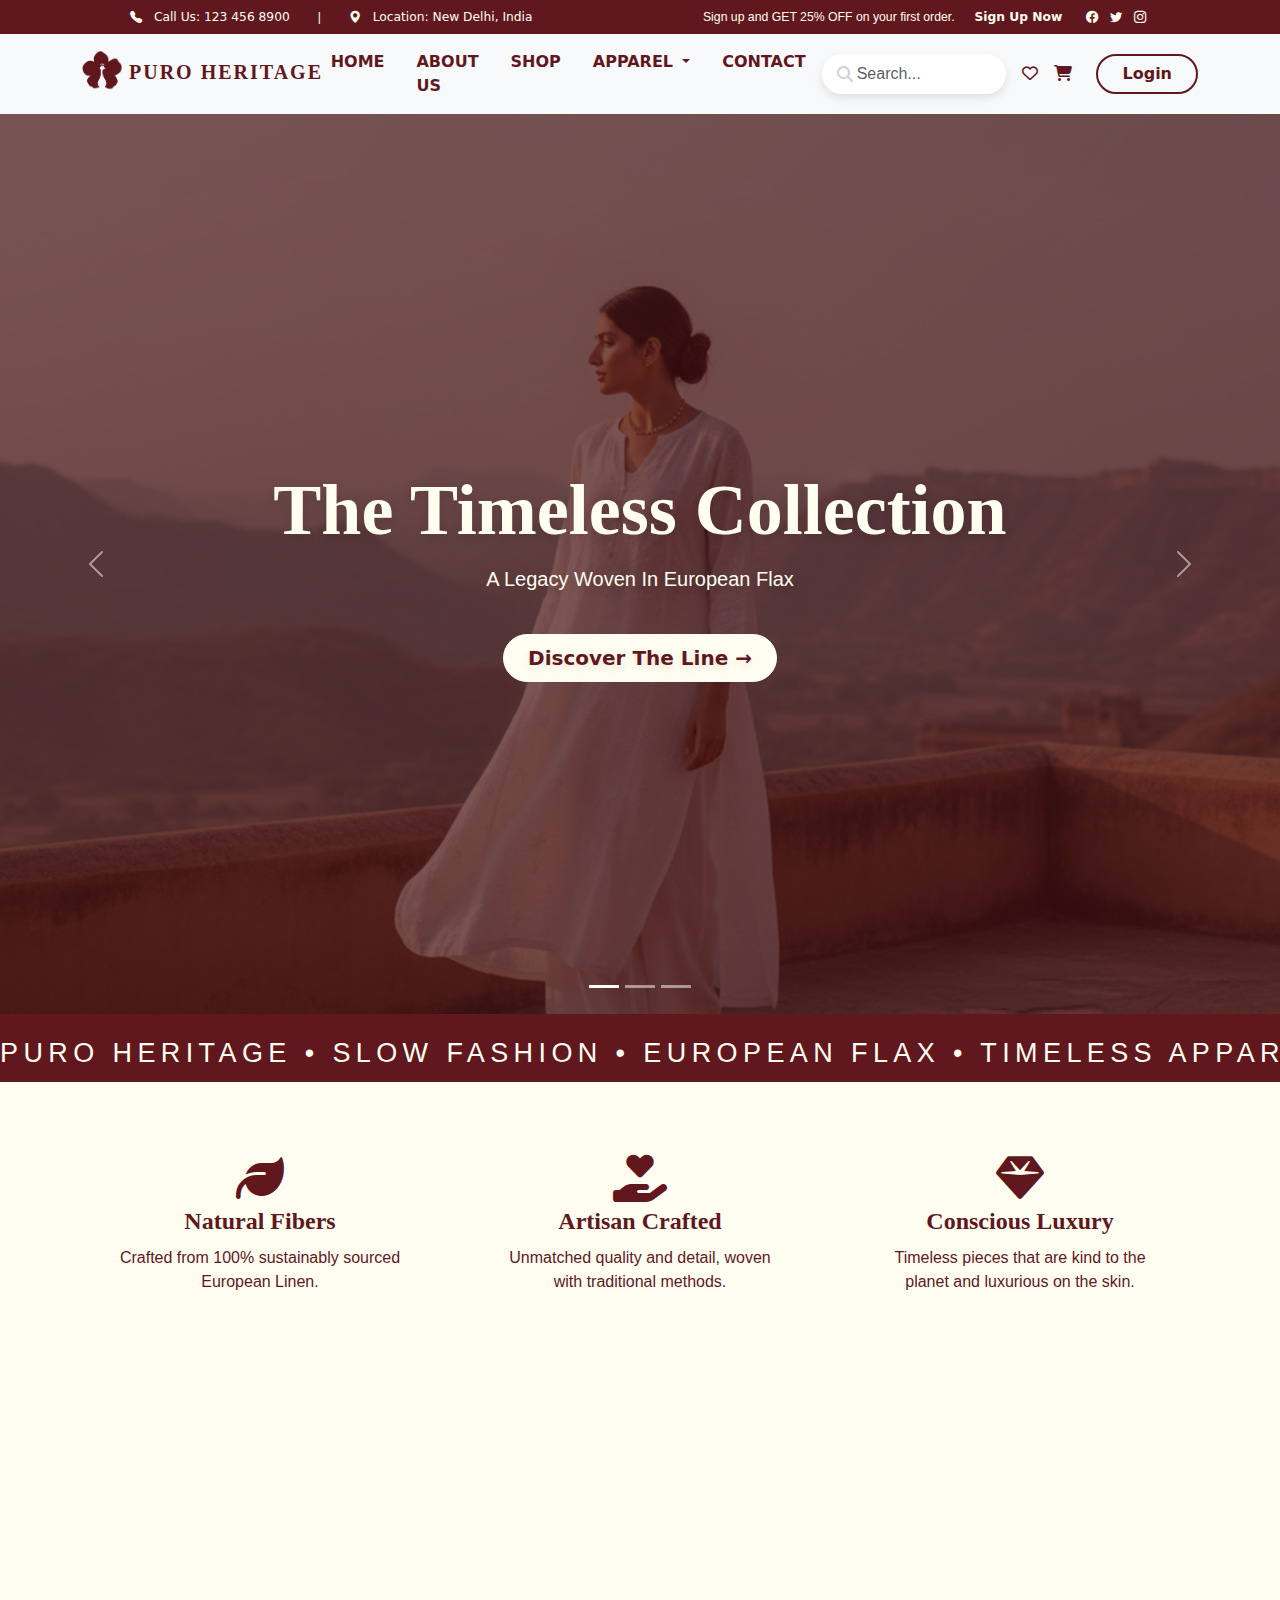
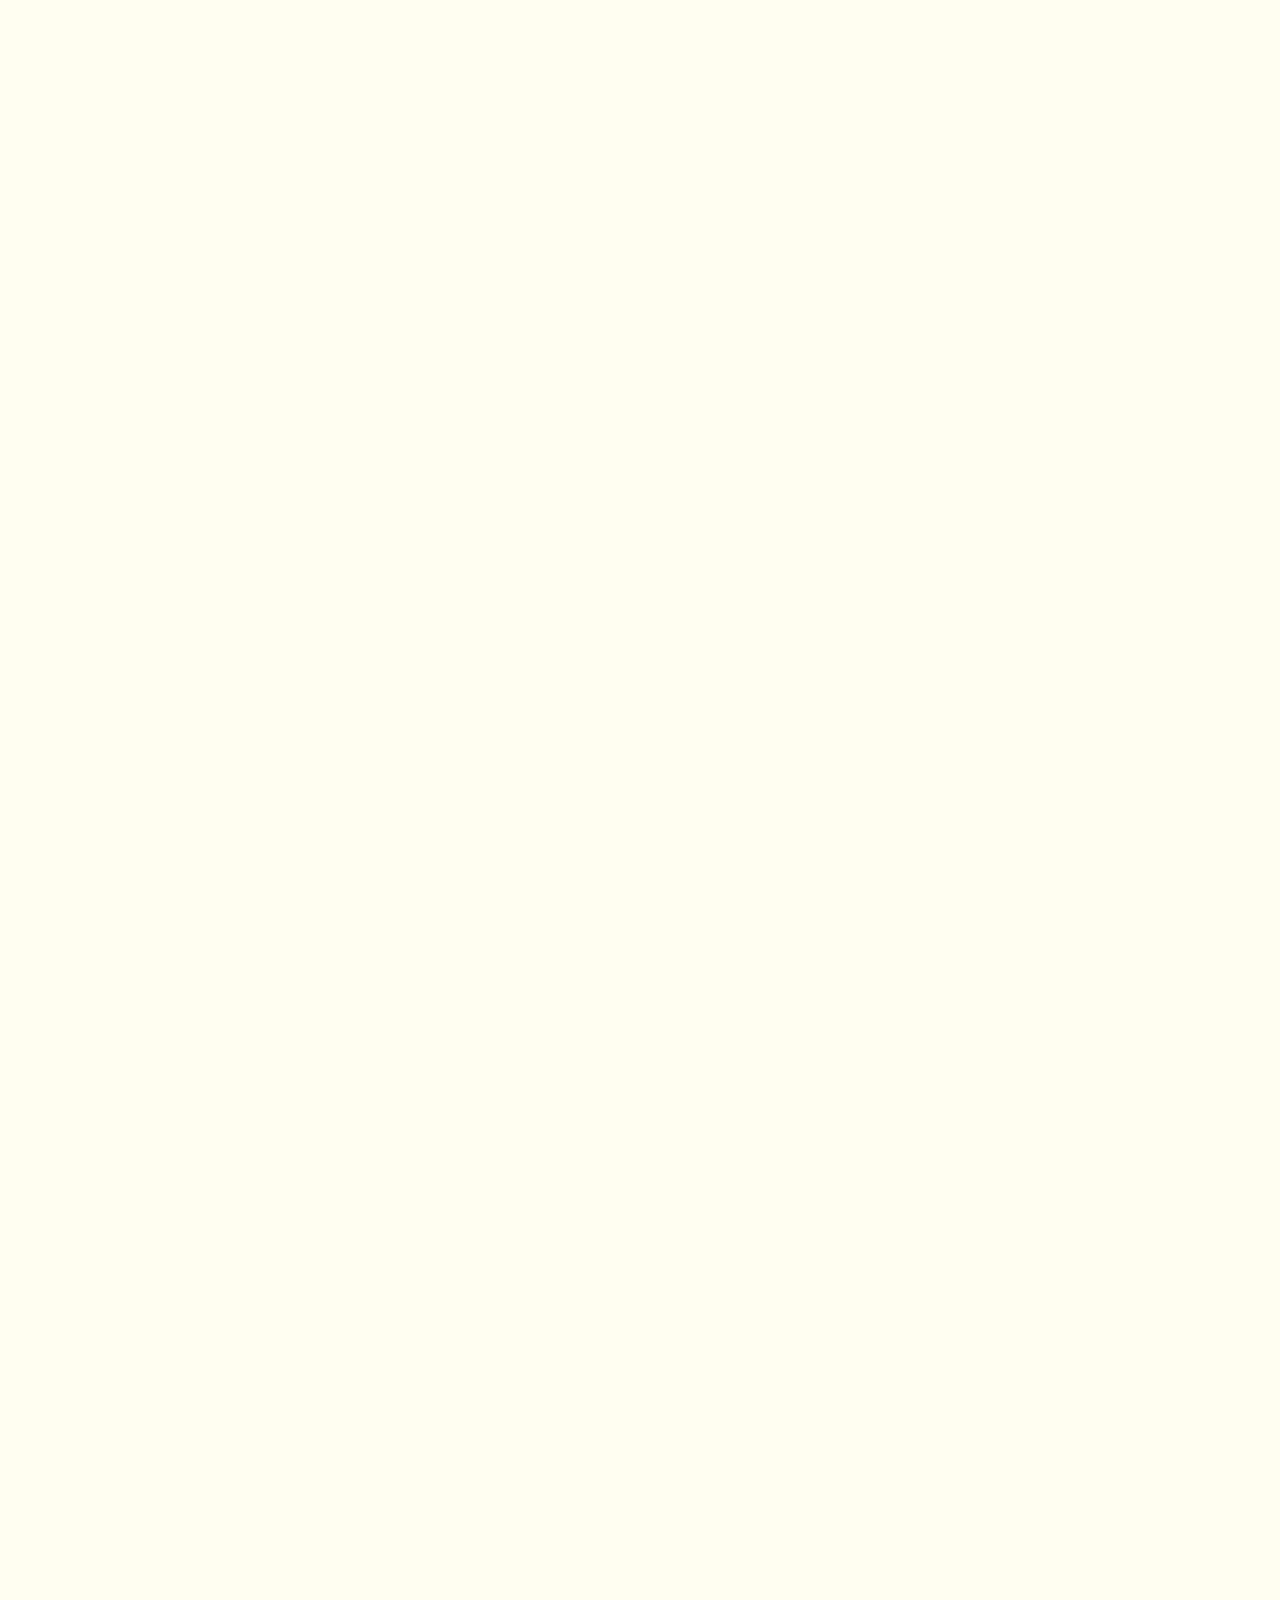
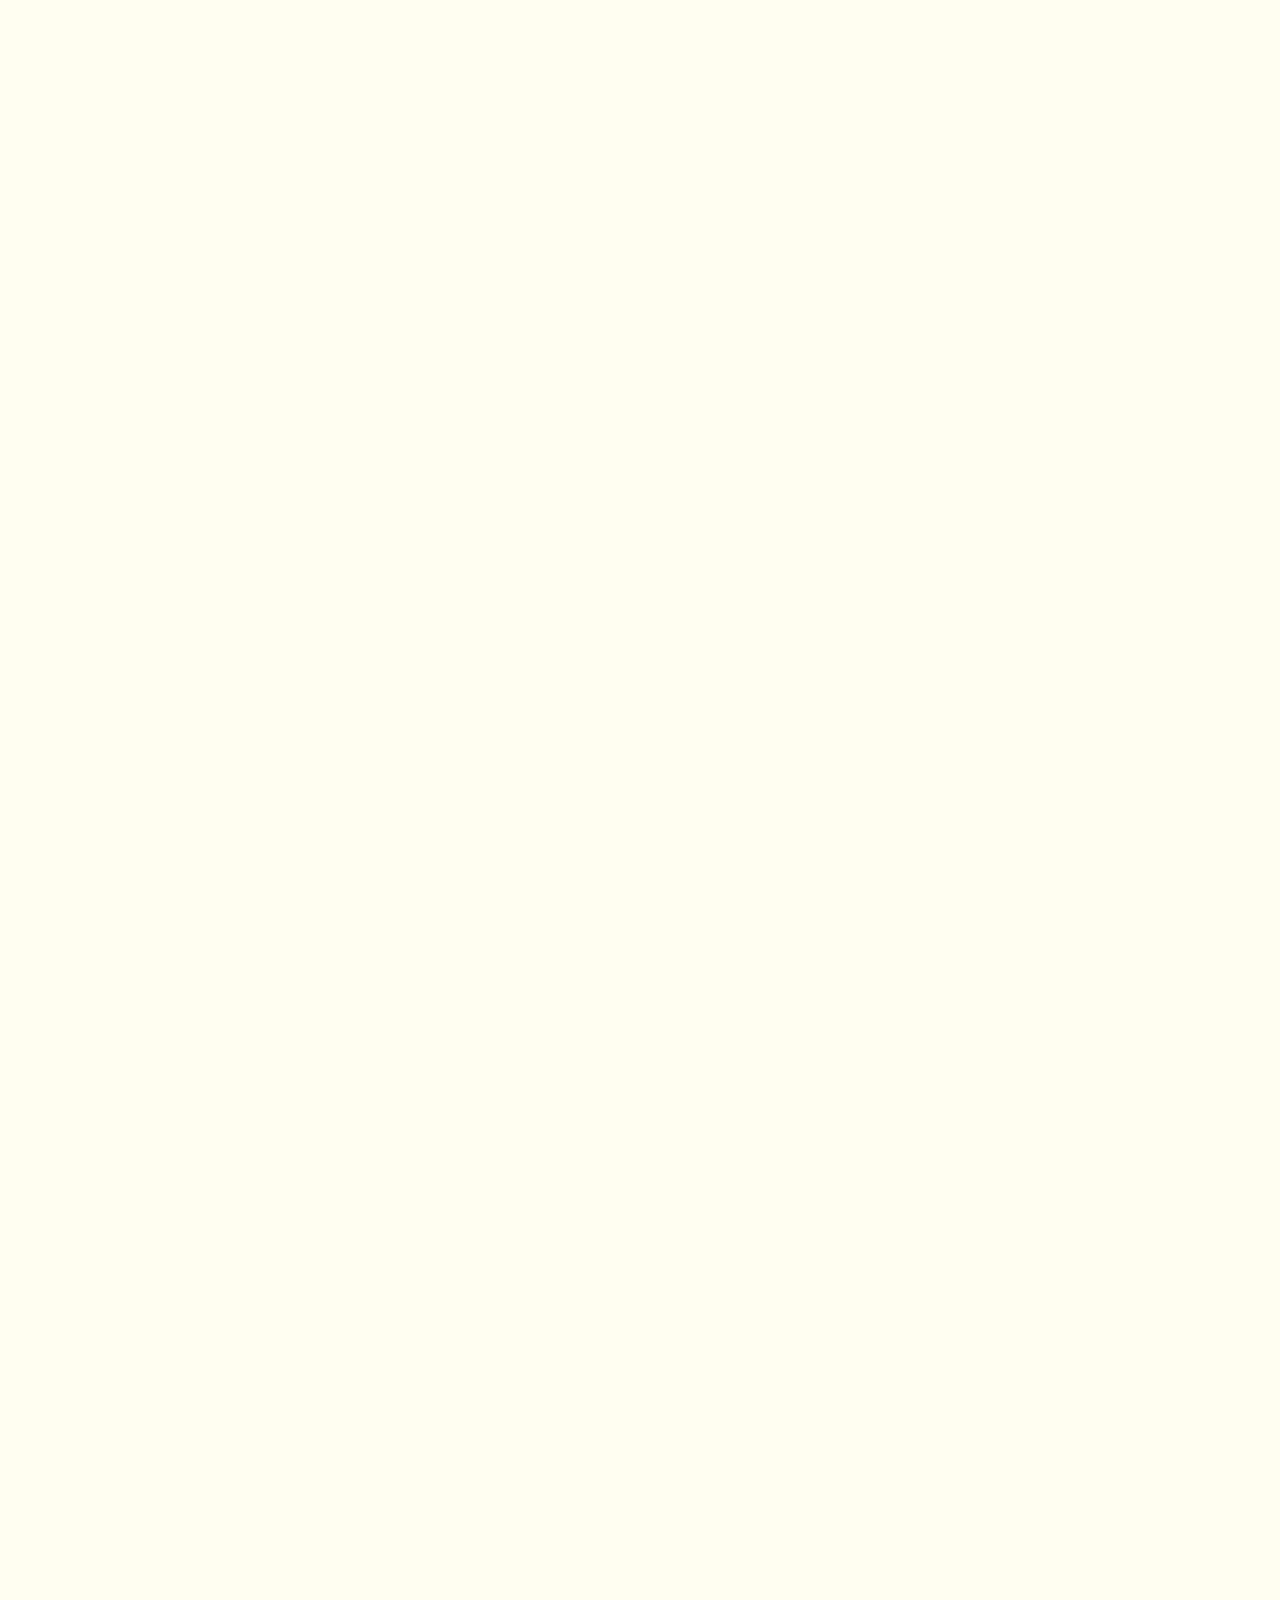
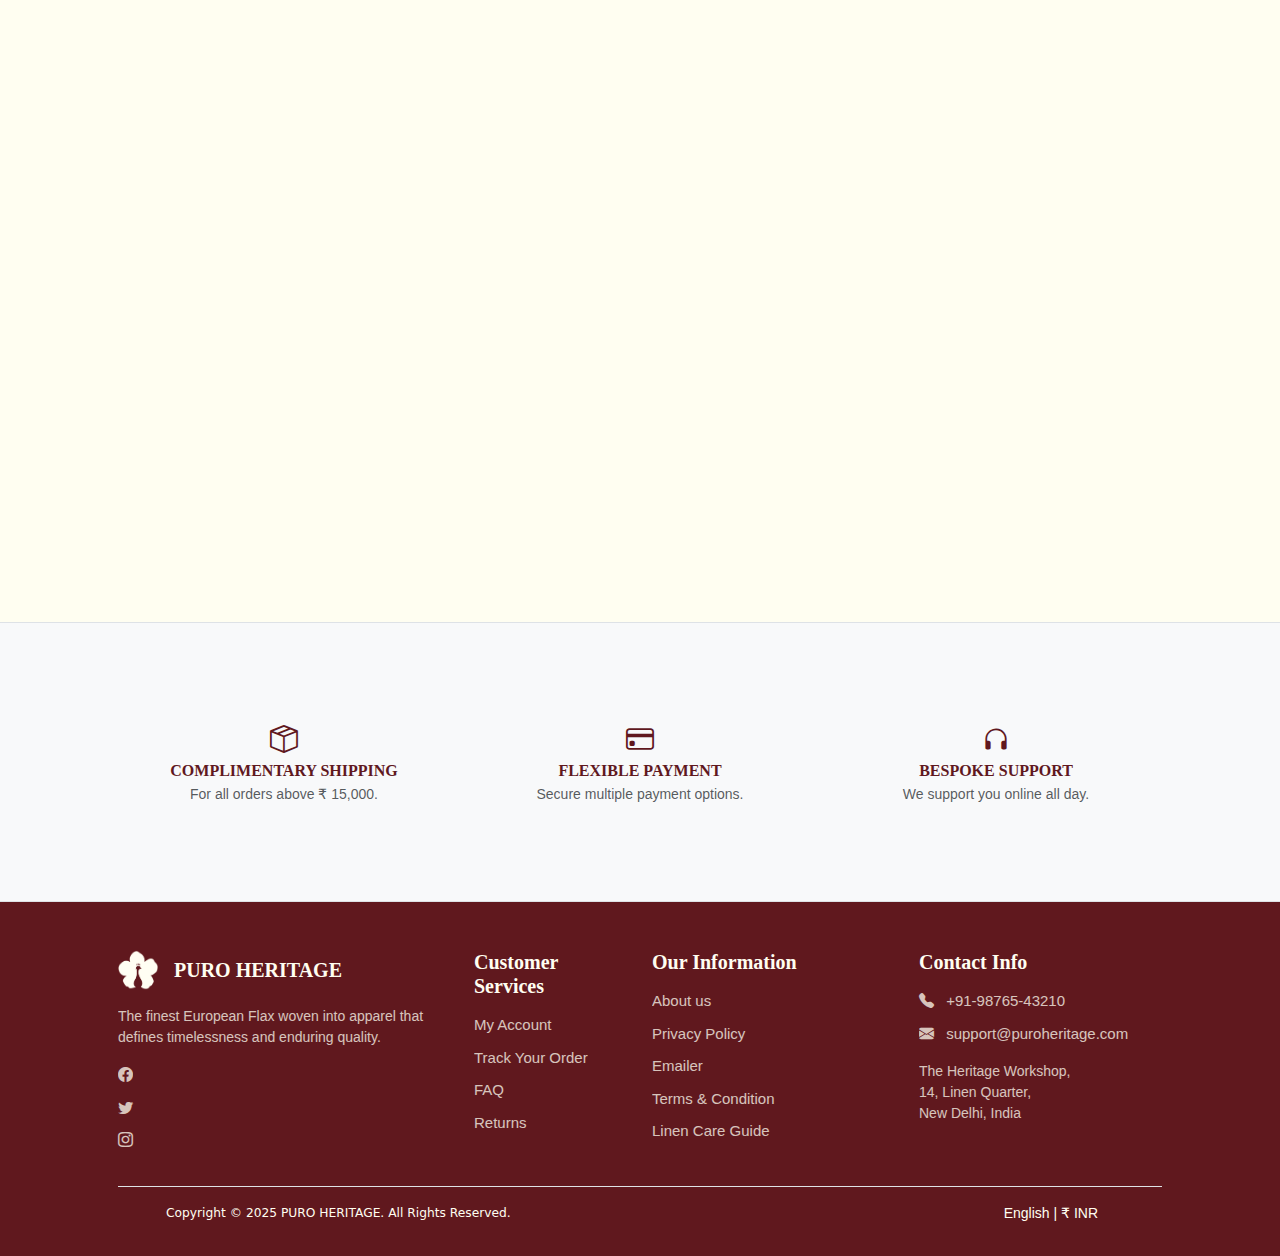
<file: index.html>
<!doctype html>
<html>
<head>
<meta charset="utf-8">
<meta name="viewport" content="width=device-width, initial-scale=1.0">
<title>Puro Heritage</title>
<link rel="stylesheet" href="https://cdnjs.cloudflare.com/ajax/libs/font-awesome/6.7.2/css/all.min.css">
<link rel="stylesheet" href="assets/bootstrap-5/css/bootstrap.css" type="text/css">
<link rel="stylesheet" href="assets/css/style.css" type="text/css">
    <link rel="stylesheet" href="https://cdn.jsdelivr.net/npm/bootstrap-icons@1.11.3/font/bootstrap-icons.min.css">
<script src="https://cdnjs.cloudflare.com/ajax/libs/jquery/3.7.1/jquery.min.js" integrity="sha512-v2CJ7UaYy4JwqLDIrZUI/4hqeoQieOmAZNXBeQyjo21dadnwR+8ZaIJVT8EE2iyI61OV8e6M8PP2/4hpQINQ/g==" crossorigin="anonymous" referrerpolicy="no-referrer"></script> 
<script src="assets/bootstrap-5/js/bootstrap.js"></script>
</head>

<body data-theme="d"> 
    
<button onclick="topFunction()" id="myBtn" title="Go to top" class="">
        <i class="fa-solid fa-arrow-up text-white"></i>
    </button>
    
<header class="position-sticky top-0 z-2">
    
    <section class="py-2 bg-teal-color text-beige-color d-none d-md-block">
    <div class="container">
        <div class="row small px-5 justify-content-between">
        <div class="col-md-6 small">
            <a href="tel :123 456 8900" class="text-beige-color">
                <i class="bi bi-telephone-fill me-2 text-beige-color"></i>
            Call Us: 123 456 8900</a>
            <span class="ms-4">|</span>
            <i class="bi bi-geo-alt-fill me-2 ms-4 text-beige-color"></i>
            Location: New Delhi, India
        </div>
        <div class="social-login col-md-6 text-right text-beige-color small">
            <span class="me-3">Sign up and GET 25% OFF on your first order.</span>
            <a href="login.html" class="text-beige-color text-decoration-none fw-bold me-3 hover-text-teal">Sign Up Now</a>
            <a href="#">
                <i class="bi bi-facebook mx-1 text-beige-color"></i>
            </a>
            <a href="#">
                <i class="bi bi-twitter mx-1 text-beige-color"></i>
            </a>
            <a href="#">
                <i class="bi bi-instagram mx-1 text-beige-color"></i>
            </a>
        </div>
            </div>
    </div>
</section>
    
    <nav class="navbar navbar-expand-lg navbar-light bg-light">
        <div class="container">
            <a class="navbar-brand text-uppercase logo" href="#">
                <img src="assets/images/logo-2.png" alt="" width="40px" class="img-fluid mb-2"/>
                Puro Heritage
            </a>
            <button class="navbar-toggler" type="button" data-bs-toggle="collapse" data-bs-target="#navbarSupportedContent" aria-controls="navbarSupportedContent" aria-expanded="false" aria-label="Toggle navigation">
                <span class="navbar-toggler-icon"></span>
            </button>
            <div class="collapse navbar-collapse nav-custom" id="navbarSupportedContent">
                <ul class="navbar-nav m-auto mb-2 mb-lg-0">
                    <li class="nav-item navigation-link">
                        <a href="index.html" class="nav-link text-uppercase rounded-5 mx-2" role="button"> <strong>Home</strong>
                        </a>
                    </li>
                    <li class="nav-item navigation-link">
                        <a href="about-us.html" class="nav-link text-uppercase rounded-5 mx-2" role="button"> <strong>About Us</strong>
                        </a>
                    </li>
                    
                    <li class="nav-item navigation-link"> <a href="products.html" class="nav-link text-uppercase rounded-5 mx-2"> <strong>Shop</strong> </a> </li>
                    
                    <li class="nav-item navigation-link dropdown"> <a href="#" class="nav-link text-uppercase dropdown-toggle rounded-5 mx-2" id="navbardropDown" role="button" data-bs-toggle="dropdown" aria-expanded="false"> <strong>Apparel</strong> </a>
                        <ul class="dropdown-menu" aria-labelledby="navbarDropdown">
                            <li> <a href="products.html" class="dropdown-item">Men</a> </li>
                            <li> <a href="products.html" class="dropdown-item">Women</a> </li>
                            <li> <a href="products.html" class="dropdown-item">Co-ords</a> </li>
                        </ul>
                    </li>
                    
                    <li class="nav-item navigation-link"> <a href="contact-us.html" class=" nav-link text-uppercase rounded-5 mx-2"> <strong>contact</strong> </a> </li>
                </ul>
                <form class="d-flex">
        <div class="search-container">
        <input type="text" class="form-control search-input" placeholder="Search...">
        <i class="fas fa-search search-icon"></i>
      </div>
      </form>
                <div class="d-flex"> <a href="wishlist.html" class="text-decoration-none text-teal-color ms-3 me-3"><i class="fa-regular fa-heart"></i></a> <a href="checkout.html" class="text-decoration-none text-teal-color"><i class="fa-solid fa-cart-shopping"></i></a> </div>
            <a href="login.html" class="btn btn-creative px-4 ms-4">Login</a>
            </div>
            
        </div>
    </nav>
    
</header>
    
<main>
    
    <section class="vh-100 hero-carousel animate__fade_in_down">
            <div id="heroSlider" class="carousel slide" data-bs-ride="carousel">
                <div class="carousel-indicators">
                    <button type="button" data-bs-target="#heroSlider" data-bs-slide-to="0" class="active" aria-current="true" aria-label="Slide 1"></button>
                    <button type="button" data-bs-target="#heroSlider" data-bs-slide-to="1" aria-label="Slide 2"></button>
                    <button type="button" data-bs-target="#heroSlider" data-bs-slide-to="2" aria-label="Slide 3"></button>
                    </div>
                <div class="carousel-inner">
                    <div class="carousel-item carousel-item-1 active" style="background-image: url('assets/images/carousel-1.png');">
                        <div class="d-flex flex-column align-items-center justify-content-center h-100 carousel-caption">
                            <h2 class="fw-bold display-2 text-beige-color text-shadow-dark animate__slow_fade_in_down">The Timeless Collection</h2>
                            <p class="text-beige-color fs-5 fw-light text-shadow-dark animate__slow_fade_in" data-delay="0.5s">A Legacy Woven In European Flax</p>
                            <a href="products.html" class="btn btn-outline-light bg-beige-color rounded-pill px-4 btn-lg fw-bold mt-4 hover-scale animate__slow_fade_in_up" data-delay="0.8s">Discover The Line →</a>
                        </div>
                    </div>
                    <div class="carousel-item carousel-item-1" style="background-image: url('assets/images/carousel-2.png');">
                        <div class="carousel-caption d-flex flex-column align-items-center justify-content-center h-100">
                             <h1 class="fw-bold display-1 text-beige-color text-shadow-dark">Sustainability by Design</h1>
                        </div>
                    </div>
                    <div class="carousel-item carousel-item-1" style="background-image: url('assets/images/carousel-3.png');">
                        <div class="carousel-caption d-flex flex-column align-items-center justify-content-center h-100">
                             <h1 class="fw-bold display-1 text-beige-color text-shadow-dark">The Art of Slow Fashion</h1>
                        </div>
                    </div>
                    </div>
                <button class="carousel-control-prev" type="button" data-bs-target="#heroSlider" data-bs-slide="prev">
                    <span class="carousel-control-prev-icon" aria-hidden="true"></span>
                </button>
                <button class="carousel-control-next" type="button" data-bs-target="#heroSlider" data-bs-slide="next">
                    <span class="carousel-control-next-icon" aria-hidden="true"></span>
                </button>
            </div>
        </section>
    
    <section class="bg-teal-color text-beige-color overflow-hidden">
            <div class="scrolling-strip fw-bold display-6">
                <span class="scrolling-text">PURO HERITAGE • SLOW FASHION • EUROPEAN FLAX • TIMELESS APPAREL • PURO HERITAGE • SLOW FASHION • EUROPEAN FLAX • TIMELESS APPAREL • </span>
            </div>
        </section>
    
    <section class="container text-center my-5 text-teal-color">
        <div class="row">
            <div class="value-item col-md-4 py-4 px-5 hover-up">
                <i class="fa-solid fa-leaf"></i>
                <h4>Natural Fibers</h4>
                <p>Crafted from 100% sustainably sourced European Linen.</p>
            </div>
            <div class="value-item col-md-4 py-4 px-5 hover-up">
                <i class="fa-solid fa-hand-holding-heart"></i>
                <h4>Artisan Crafted</h4>
                <p>Unmatched quality and detail, woven with traditional methods.</p>
            </div>
            <div class="value-item col-md-4 py-4 px-5 hover-up">
                <i class="fa-solid fa-gem"></i>
                <h4>Conscious Luxury</h4>
                <p>Timeless pieces that are kind to the planet and luxurious on the skin.</p>
            </div>
        </div>
    </section>
    
    <section id="about" class="container-fluid py-5 my-5 bg-teal-color animate__slide_in_up">
    <div class="container">
        <div class="row g-0 align-items-center">
            
            <div class="col-lg-7 col-md-12 col-sm-12 p-5 text-beige-color about-text-block">
                <p class="small text-teal-color letter-spacing-lg mb-2 fw-bold">OUR ETHOS &amp; LEGACY</p>
                
                <h2 class="display-6 text-beige-color mb-4">
                    We Weave Timelessness into Every Fibre.
                </h2>
                
                <p class="lead text-beige-color opacity-75 pe-md-5">
                    PURO HERITAGE is a dedication to Slow Fashion. We resist fleeting trends, focusing instead on longevity, minimal design, and the unparalleled quality of European Flax.
                </p>
                <p class="small text-beige-color opacity-50 pe-md-5">
                    Our apparel is built to age gracefully, gaining character and softness with every passing season—a true legacy woven in linen.
                </p>
                
                <a href="about-us.html" class="text-beige-color text-decoration-none fw-bold d-inline-block mt-4 border-bottom pb-1">
                    DISCOVER OUR PHILOSOPHY
                    <i class="fa-solid fa-arrow-right text-beige-color ms-1"></i>
                </a>
            </div>
            
            <div class="col-lg-5 col-md-12 col-sm-12 p-0 about-image-block">
                <div class="about-visual-card" style="background-image: url('assets/images/about-sec-img.png');">
                    <div class="text-overlay p-4">
                        <span class="fw-bold fs-3 text-beige-color text-shadow-dark">European Flax | Certified</span>
                    </div>
                </div>
            </div>
        </div>
    </div>
</section>
    
    <section id="categories" class="bg-light py-5 animate__slide_in_up part-heading">
            <div class="container">
                <h2 class="text-center mb-5">Shop By Category</h2>
                <div class="row g-4">
                    <div class="col-md-4">
                        <div class="category-card hover-up" style="background-image: url('assets/images/men-apparel.png');">
                            <a href="products.html" class="category-link text-beige-color">
                                Men's Apparel
                                <i class="fa-solid fa-arrow-right text-beige-color ms-1"></i>
                            </a>
                        </div>
                    </div>
                    <div class="col-md-4">
                        <div class="category-card hover-up" style="background-image: url('assets/images/women-line.png');">
                            <a href="products.html" class="category-link text-cream">
                                Women's Line
                                <i class="fa-solid fa-arrow-right text-beige-color ms-1"></i>
                            </a>
                        </div>
                    </div>
                    <div class="col-md-4">
                        <div class="category-card hover-up" style="background-image: url('assets/images/co-ords-set.png');">
                            <a href="products.html" class="category-link text-cream">
                                Co-ord Sets
                                <i class="fa-solid fa-arrow-right text-beige-color ms-1"></i>
                            </a>
                        </div>
                    </div>
                </div>
            </div>
        </section>
    
    <section id="essentials" class="container my-5 py-5 animate__slide_in_up part-heading">
            <h2 class="text-center pb-5">Timeless Essentials</h2>
            <div class="row g-4 product-grid-large">
                <div class="col-lg-6">
                    <div class="product-card-large hover-up" style="background-image: url('assets/images/signature-trousers.png');">
                        <div class="card-content">
                            <h4 class="display-5 fw-bold">The Signature Trousers</h4>
                            <a href="products.html" class="btn btn-custom mt-3 hover-scale rounded-pill px-4">Shop Now</a>
                        </div>
                    </div>
                </div>
                <div class="col-lg-6">
                    <div class="product-card-large hover-up h-50 mb-4" style="background-image: url('assets/images/boxy-shirt.png');">
                        <div class="card-content">
                            <h4 class="fw-bold">The Boxy Shirt</h4>
                            <a href="products.html" class="btn btn-custom mt-3 hover-scale rounded-pill px-4">View</a>
                        </div>
                    </div>
                    <div class="product-card-large hover-up h-50" style="background-image: url('assets/images/maxi-dress.png');">
                        <div class="card-content">
                            <h4 class="font-garamond fw-bold">The Maxi Dress</h4>
                            <a href="products.html" class="btn btn-custom mt-3 hover-scale rounded-pill px-4">View</a>
                        </div>
                    </div>
                </div>
            </div>
        </section>
    
    <section id="new-arrivals" class="bg-teal-color py-5 animate__slide_in_up part-heading">
            <div class="container text-center text-beige-color">
                <h2 class="text-beige-color mb-5">New Arrivals</h2>
                <div class="row g-4">
                    <div class="col-lg-3 col-md-6 col-sm-12">
                         <div class="product-card product-card-light hover-up">
                            <img src="assets/images/arrival-img1.png" class="img-fluid hover-scale-img" alt="Linen Jacket">
                            <div class="p-3">
                                <h5 class="fw-bold text-teal-color">The Architect Jacket</h5>
                                <p class="small text-teal-color mb-0">₹ 14,999</p>
                            </div>
                        </div>
                    </div>
                    <div class="col-lg-3 col-md-6 col-sm-12">
                         <div class="product-card product-card-light hover-up">
                            <img src="assets/images/arrival-img2.png" class="img-fluid hover-scale-img" alt="Linen Top">
                            <div class="p-3">
                                <h5 class="fw-bold text-teal-color">The Effortless Top</h5>
                                <p class="small text-teal-color mb-0">₹ 4,999</p>
                            </div>
                        </div>
                    </div>
                    <div class="col-lg-3 col-md-6 col-sm-12">
                         <div class="product-card product-card-light hover-up">
                            <img src="assets/images/arrival-img3.jpg" class="img-fluid hover-scale-img" alt="Linen Trousers">
                            <div class="p-3">
                                <h5 class="fw-bold text-teal-color">Heritage Trousers</h5>
                                <p class="small text-teal-color mb-0">₹ 7,199</p>
                            </div>
                        </div>
                    </div>
                    <div class="col-lg-3 col-md-6 col-sm-12">
                         <div class="product-card product-card-light hover-up">
                            <img src="assets/images/arrival-img4.jpg" class="img-fluid hover-scale-img" alt="Linen Bag">
                            <div class="p-3">
                                <h5 class="fw-bold text-teal-color">The Day Tote</h5>
                                <p class="small text-teal-color mb-0">₹ 12,500</p>
                            </div>
                        </div>
                    </div>
                </div>
                <a href="products.html" class="btn btn-outline-light text-beige-color arrival-btn btn-md px-4 fw-bold mt-5 rounded-pill">VIEW ALL NEW ARRIVALS
                    <i class="fa-solid fa-arrow-right text-beige-color ms-1"></i>
                </a>
            </div>
        </section>
    
    <section id="deal-of-the-day" class="py-5 bg-light text-center animate__fade_in part-heading">
            <div class="container border border-3 p-5 ">
                <h2 class="fw-bold display-3 text-teal-color">Deal of the Day</h2>
                <p class="lead text-teal-color mb-4">The Natural Flax Shirt - 25% Off for 24 Hours Only.</p>
                <h4><a href="products.html" class="btn btn-custom btn-lg fw-bold hover-scale px-5 rounded-pill">SHOP THE DEAL</a></h4>
            </div>
        </section>
    
    <section id="faq" class="container my-5 py-5 animate__slide_in_up part-heading">
             <h2 class="text-center mb-5">Frequently Asked Questions</h2>
             <div class="row justify-content-center">
                <div class="col-lg-8">
                    <div class="accordion accordion-flush" id="faqAccordion">
                        <div class="accordion-item faq-item">
                            <h2 class="accordion-header">
                                <button class="accordion-button fw-bold text-teal-color collapsed" type="button" data-bs-toggle="collapse" data-bs-target="#collapseOne">How should I wash my linen garment?</button>
                            </h2>
                            <div id="collapseOne" class="accordion-collapse collapse" data-bs-parent="#faqAccordion">
                                <div class="accordion-body small text-muted">Always use a cold water, gentle cycle with mild liquid detergent. Avoid bleach and never tumble dry completely. For full details, see our Care Guide.</div>
                            </div>
                        </div>
                         <div class="accordion-item faq-item">
                            <h2 class="accordion-header">
                                <button class="accordion-button fw-bold text-teal-color collapsed" type="button" data-bs-toggle="collapse" data-bs-target="#collapseTwo">What is "European Flax"?</button>
                             </h2>
                            <div id="collapseTwo" class="accordion-collapse collapse" data-bs-parent="#faqAccordion">
                                <div class="accordion-body small text-muted">European Flax refers to premium linen grown in Western Europe, certified for sustainable farming and processing, ensuring the highest quality fibre.</div>
                             </div>
                        </div>
                    </div>
                </div>
            </div>
        </section>
    
    <section id="testimonials" class="bg-beige-color pt-5 animate__slide_in_up part-heading my-5 pb-4">
            <div class="container">
                <h2 class="text-center mb-5">Voices of Heritage</h2>
                <div id="testimonialCarousel" class="carousel slide" data-bs-ride="carousel" data-bs-interval="false">
                    <div class="carousel-inner">
                        <div class="carousel-item carousel-item-2 active text-center">
                            <div class="row justify-content-center">
                                <div class="col-lg-8 testimonial-card p-4">
                                    <i class="bi bi-quote fs-1 text-teal-light"></i>
                                    <p class="font-garamond fst-italic fs-3 text-teal">"The quality deepens with every wash. True slow fashion, built to last a lifetime. Worth every rupee."</p>
                                    <div class="small text-muted">— ANJALI K., MUMBAI</div>
                                </div>
                            </div>
                        </div>
                         <div class="carousel-item carousel-item-2 text-center">
                            <div class="row justify-content-center">
                                <div class="col-lg-8 testimonial-card p-4">
                                    <i class="bi bi-quote fs-1 text-teal-light"></i>
                                    <p class="font-garamond fst-italic fs-3 text-teal">"The drape and fit are simply superb. It feels breathable and effortlessly elegant."</p>
                                    <div class="small text-muted">— ROHIT V., BANGALORE</div>
                                </div>
                            </div>
                        </div>
                         </div>
                </div>
            </div>
        </section>
    
</main>
    
<section class="py-4 border-top border-bottom bg-light py-5">
        <div class="container px-5">
            <div class="row text-center">
                <div class="col-md-4 feature-item hover-up py-5">
                    <i class="bi bi-box-seam fs-3 text-teal-color mb-2"></i>
                    <h6 class="fw-bold text-teal-color mb-1">COMPLIMENTARY SHIPPING</h6>
                    <p class="small text-muted mb-0">For all orders above ₹ 15,000.</p>
                </div>
                <div class="col-md-4 feature-item hover-up py-5">
                    <i class="bi bi-credit-card fs-3 text-teal-color mb-2"></i>
                    <h6 class="fw-bold text-teal-color mb-1">FLEXIBLE PAYMENT</h6>
                    <p class="small text-muted mb-0">Secure multiple payment options.</p>
                </div>
                <div class="col-md-4 feature-item hover-up py-5">
                    <i class="bi bi-headphones fs-3 text-teal-color mb-2"></i>
                    <h6 class="fw-bold text-teal-color mb-1">BESPOKE SUPPORT</h6>
                    <p class="small text-muted mb-0">We support you online all day.</p>
                </div>
            </div>
        </div>
    </section>
    
<footer class="bg-teal-color text-beige-color pb-3 pt-5">
    <section class="container px-5">
        <div class="row g-4">
            
            <div class="col-md-4">
                <div class="d-flex align-items-center mb-3">
                    <img src="assets/images/logo-3.png" alt="Puro Heritage Logo" class="footer-logo me-3">
                    <h5 class="fw-bold mb-0">PURO HERITAGE</h5>
                </div>
                <p class="small opacity-75 pe-4 text-beige-color">
                    The finest European Flax woven into apparel that defines timelessness and enduring quality.
                </p>
                <div class="footer-social-icons fs-5 mt-3">
                    <a href="#" class="opacity-75 me-3 hover-scale-icon">
                        <i class="bi bi-facebook text-beige-color"></i>
                    </a>
                    <a href="#" class="opacity-75 me-3 hover-scale-icon">
                        <i class="bi bi-twitter text-beige-color"></i>
                    </a>
                    <a href="#" class="opacity-75 me-3 hover-scale-icon">
                        <i class="bi bi-instagram text-beige-color"></i>
                    </a>
                </div>
            </div>

            <div class="col-md-2">
                <h5 class="fw-bold mb-3">Customer Services</h5>
                <ul class="list-unstyled small opacity-75">
                    <li>
                        <a href="#" class="text-beige-color text-decoration-none hover-text-teal-light">My Account</a>
                    </li>
                    <li>
                        <a href="#" class="text-beige-color text-decoration-none hover-text-teal-light">Track Your Order</a>
                    </li>
                    <li>
                        <a href="#" class="text-beige-color text-decoration-none hover-text-teal-light">FAQ</a>
                    </li>
                    <li>
                        <a href="#" class="text-beige-color text-decoration-none hover-text-teal-light">Returns</a>
                    </li>
                </ul>
            </div>

            <div class="col-md-3">
                <h5 class="fw-bold mb-3">Our Information</h5>
                <ul class="list-unstyled small opacity-75">
                    <li>
                        <a href="about-us.html" class="text-beige-color text-decoration-none hover-text-teal-light">About us</a>
                    </li>
                    <li>
                        <a href="#" class="text-beige-color text-decoration-none hover-text-teal-light">Privacy Policy</a>
                    </li>
                    <li>
                        <a href="emailer.html" class="text-beige-color text-decoration-none hover-text-teal-light">Emailer</a>
                    </li>
                    <li>
                        <a href="#" class="text-beige-color text-decoration-none hover-text-teal-light">Terms &amp; Condition</a>
                    </li>
                    <li>
                        <a href="care-guide.html" class="text-beige-color text-decoration-none hover-text-teal-light">Linen Care Guide</a>
                    </li>
                </ul>
            </div>

            <div class="col-md-3">
                <h5 class="fw-bold mb-3">Contact Info</h5>
                <p class="small opacity-75 mb-1 text-beige-color">
                    <a href="tel :123 456 7890">
                        <i class="bi bi-telephone-fill me-2 text-beige-color"></i>
                        +91-98765-43210
                    </a>
                </p>
                <p class="font-lato small opacity-75 mb-1 text-beige-color">
                    <a href="mailto :support@puroheritage.com">
                        <i class="bi bi-envelope-fill me-2 text-beige-color"></i>
                        support@puroheritage.com
                    </a>
                </p>    
                <p class="font-lato small opacity-75 mt-3 text-beige-color">
                    The Heritage Workshop,<br>
                    14, Linen Quarter, <br>
                    New Delhi, India
                </p>
            </div>
        </div>
 
    
    <div class="copyright-bar py-3 mt-4 border-top border-teal-light">
        <div class="container d-flex justify-content-between align-items-center small font-lato px-5">
            <small>Copyright © 2025 PURO HERITAGE. All Rights Reserved.</small>
            <div class="d-flex align-items-center">
                <span class="me-3">English | ₹ INR</span>
            </div>
        </div>
           </div>
    </section>
</footer>

<div class="container">
<div class="modal fade" id="myModal" tabindex="-1" aria-labelledby="myModalLabel" aria-hidden="true">
    <div class="modal-dialog">
        <div class="modal-content bg-beige-color text-center text-teal-color">

            <div class="modal-header">
                <h4 class="modal-title" id="myModalLabel">Join the Heritage</h4>
                <button type="button" class="btn-close" data-bs-dismiss="modal" aria-label="Close"></button>
            </div>

            <div class="modal-body">
                <p class="text-teal-color">Subscribe to our newsletter and get 10% Off your first timeless order.</p>
                <form class="row gy-3 gy-lg-0 gx-lg-2 justify-content-center">
              <div class="col-12 col-lg-8">
            <label for="email-newsletter-component" class="visually-hidden">Email Address</label>
            <input type="email" class="form-control rounded-pill ps-4 py-2 " id="email-newsletter-component" value="" placeholder="Email Address" aria-label="email-newsletter-component" aria-describedby="email-newsletter-help">
                  <small id="err_mail" class="text-left d-block mt-2 ms-4"></small>
          </div>
          <div class="col-12 col-lg-3 text-center">
            <button type="submit" class="btn btn-custom rounded-pill px-4 pb-2" id="subs">Subscribe</button>
          </div>
        </form>
            </div>
        </div>
    </div>
</div>
</div>   
    
<script>
        document.addEventListener('DOMContentLoaded', function() {
    
    // --- Scroll Animation Observer ---
    const observer = new IntersectionObserver(entries => {
        entries.forEach(entry => {
            if (entry.isIntersecting) {
                const element = entry.target;
                
                // Add show-element class to trigger CSS transition
                element.classList.add('show-element');
                observer.unobserve(element);
            }
        });
    }, {
        threshold: 0.1 
    });

    // Observe all scroll-animated sections
    document.querySelectorAll('.animate__slide_in_up, .animate__fade_in, .animate__fade_in_down').forEach(element => {
        // Set initial state for slide-up animation
        if (element.classList.contains('animate__slide_in_up')) {
            element.style.transform = 'translateY(50px)';
        }
        element.style.opacity = '0'; 
        observer.observe(element);
    });
});
    </script>
    
<script>
//      Email Address input_err
    
    
    $(document).ready(function (){
        
        
        let mail_check = true;
        
                $("#email-newsletter-component").keyup(function(){
                    mail();
                });
                
                function mail(){
                    let mail_val = $("#email-newsletter-component").val();
                    
                    if(mail_val.length == ""){
                        $("#err_mail").show();
                        $("#err_mail").text("Please Enter your Email Address");
                        $("#err_mail").css("color","red");
                        mail_check = false;
                        return false;
                    }
                    else {
                        $("#err_mail").hide();
                        $("#err_mail").text("");
                    }
                }
        
        
        $("#subs").click(function(){
            
            
                    mail_check = true;
            
                    mail();
                    
                    if(mail_check == true){
                        myModal.hide();
                        
                    }
                    else{
                        return false;   
                    }
                });
        
        });
    
    
    
    
    // 'DOMContentLoaded' 
    document.addEventListener("DOMContentLoaded", function() {
        // 5 sec (5000 ms)
        setTimeout(function() {
            // Modal insert element
            var modalElement = document.getElementById('myModal');
                
            // Bootstrap Modal create object
            var myModal = new bootstrap.Modal(modalElement);
            
            // Modal Open
            myModal.show();
        }, 500);
        
    });
</script>
    
<script>
// Get the button
let mybutton = document.getElementById("myBtn");

// When the user scrolls down 20px from the top of the document, show the button
window.onscroll = function() {scrollFunction()};

function scrollFunction() {
  if (document.body.scrollTop > 20 || document.documentElement.scrollTop > 20) {
    mybutton.style.display = "block";
  } else {
    mybutton.style.display = "none";
  }
}

// When the user clicks on the button, scroll to the top of the document
function topFunction() {
  document.body.scrollTop = 0;
  document.documentElement.scrollTop = 0;
}
</script>
    
</body>
</html>
</file>
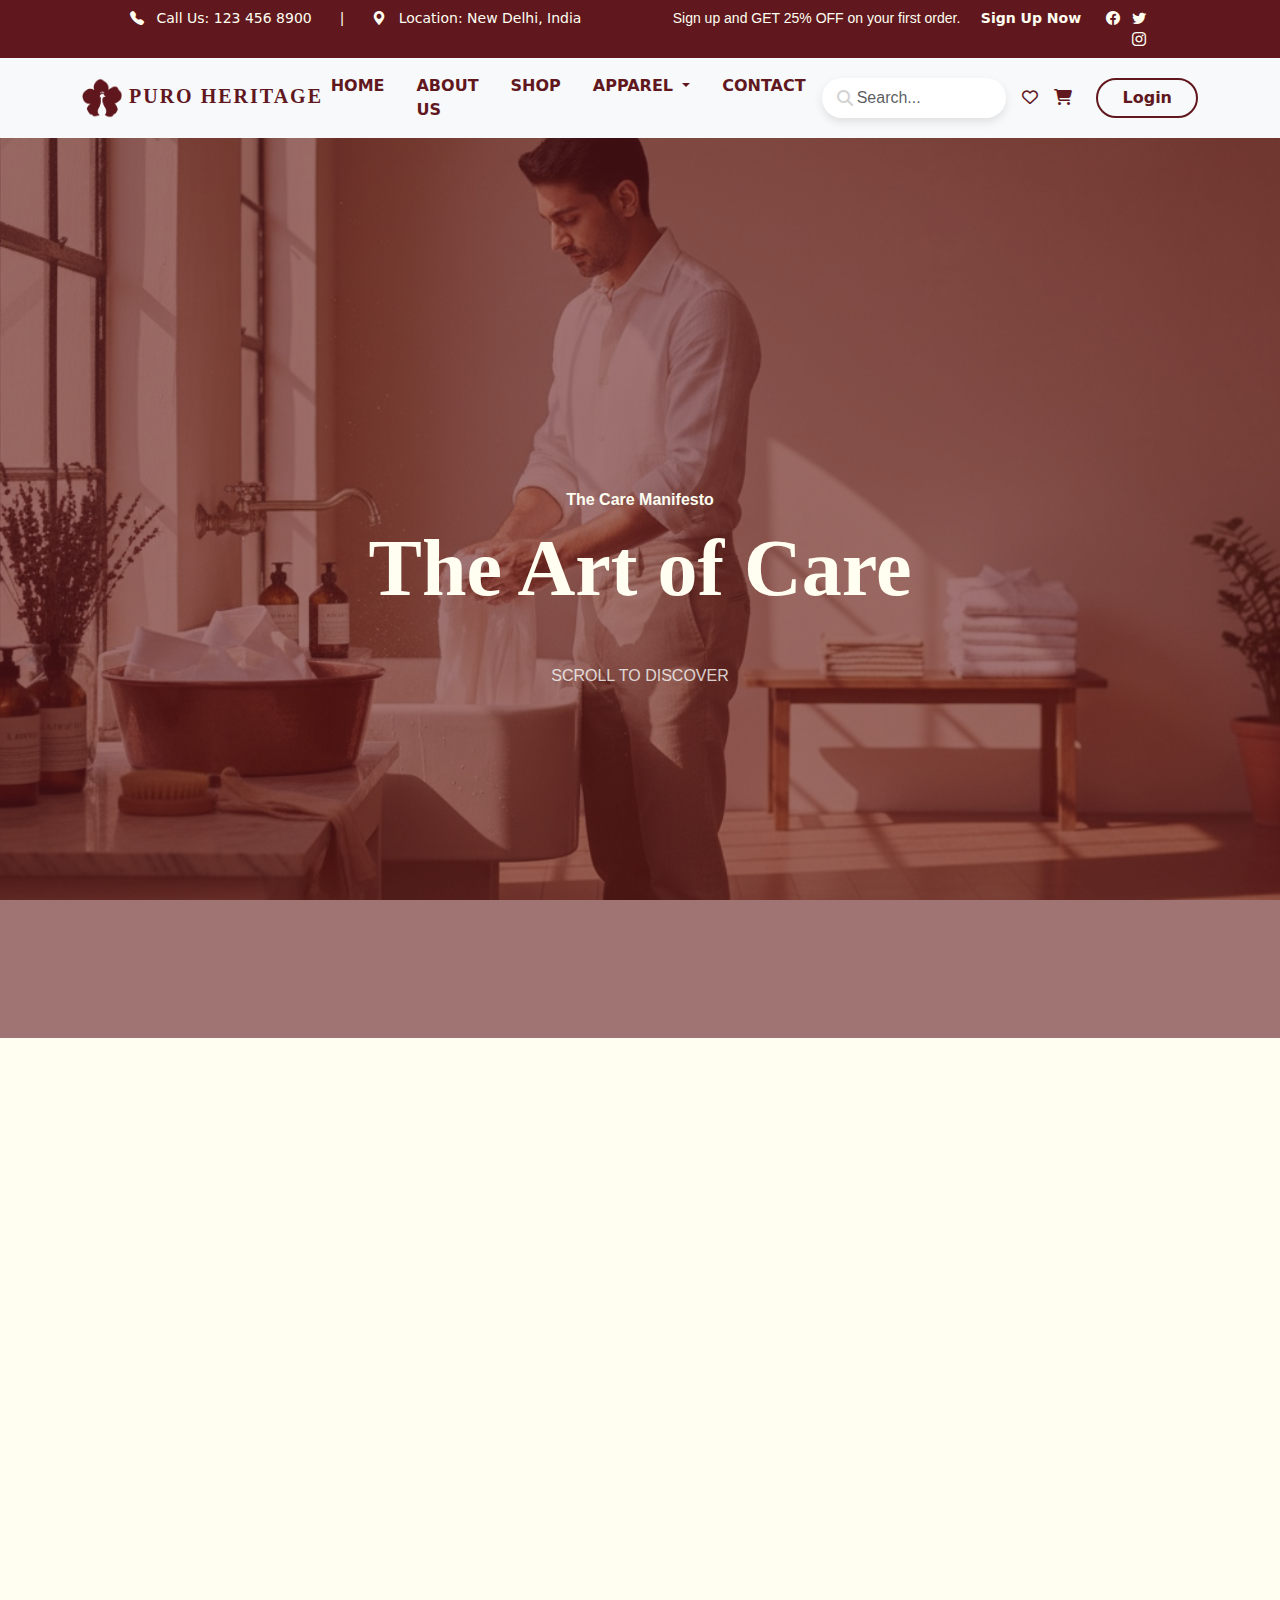
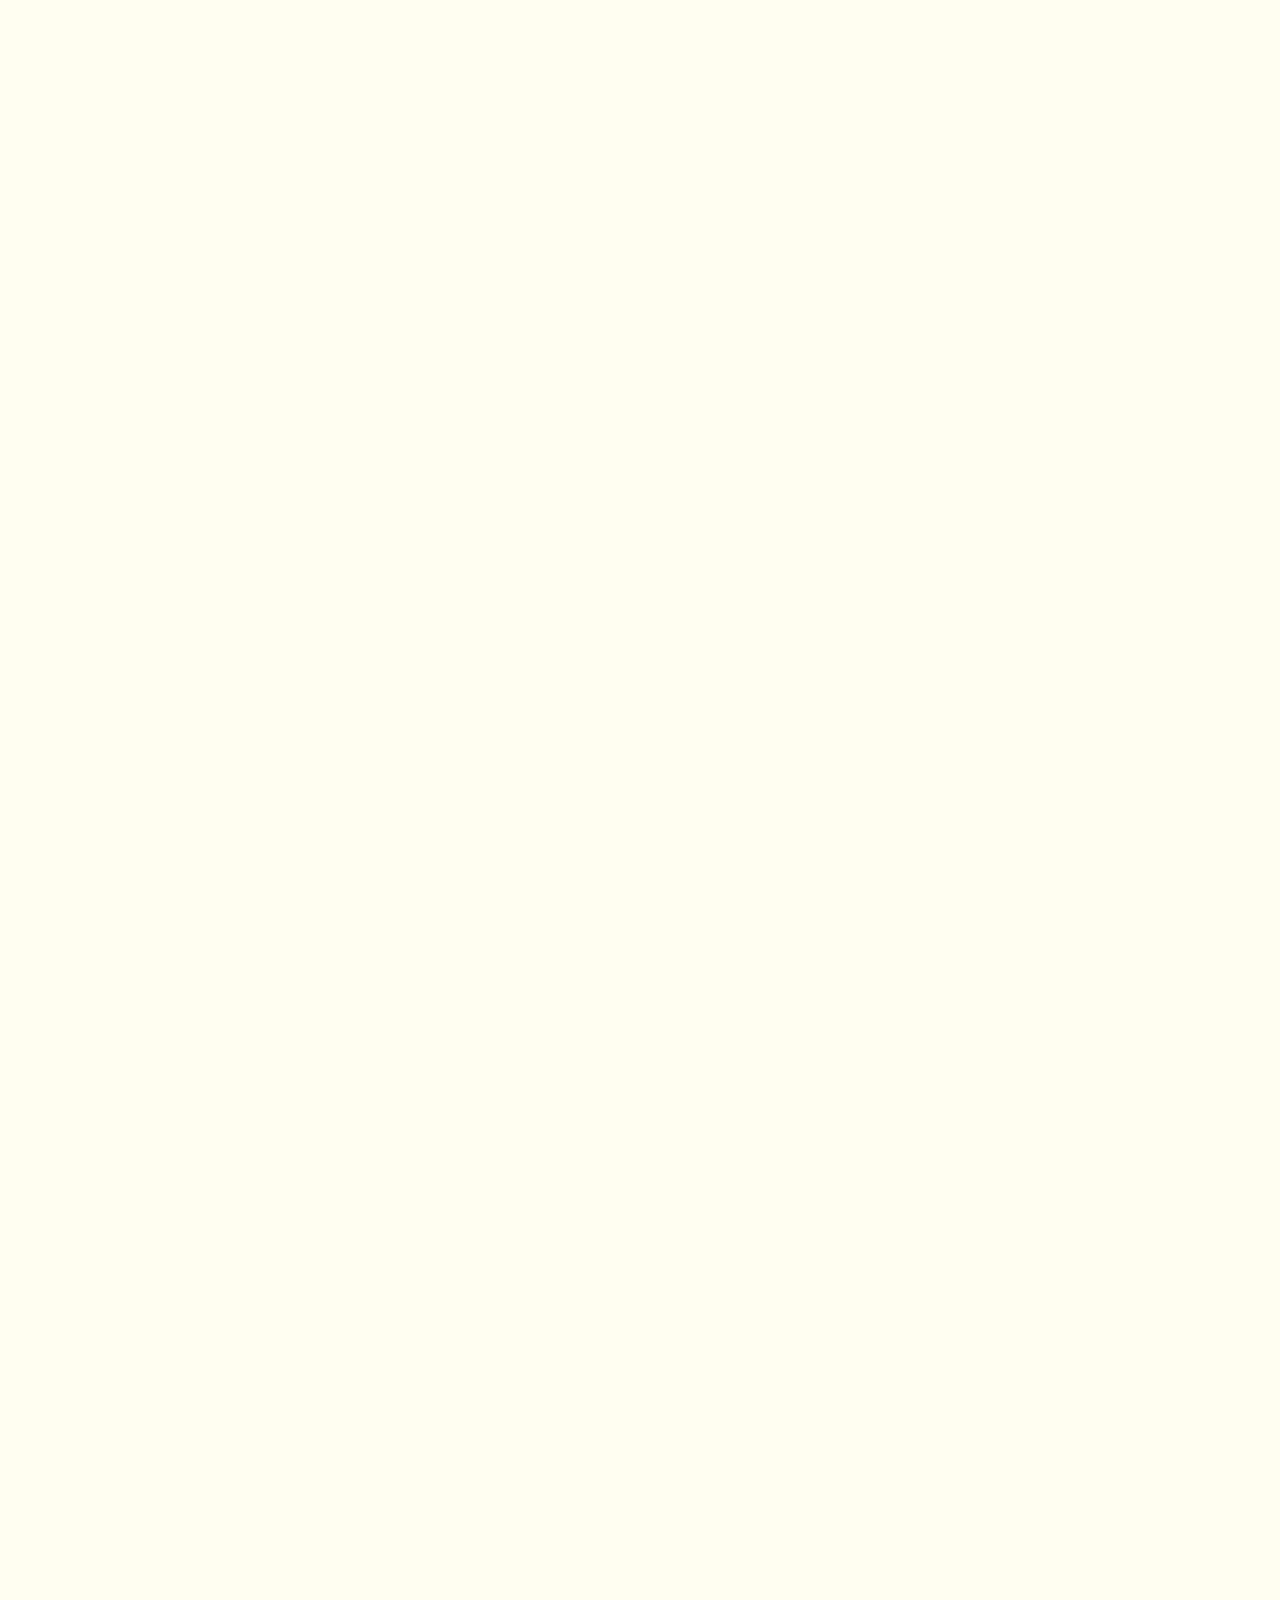
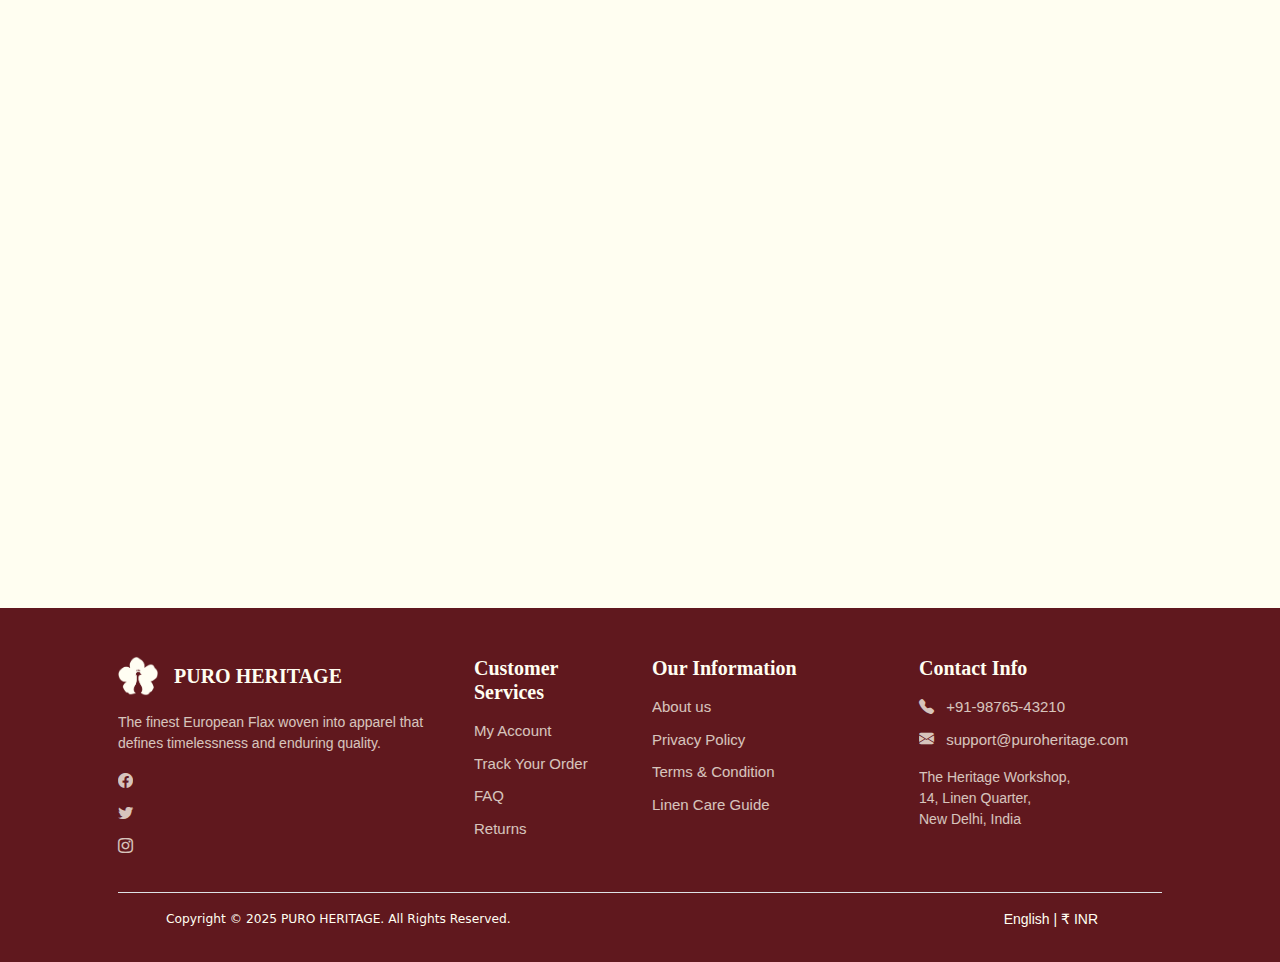
<file: care-guide.html>
<!doctype html>
<html>
<head>
<meta charset="utf-8">
<meta name="viewport" content="width=device-width, initial-scale=1.0">
<title>Puro Heritage</title>
<link rel="stylesheet" href="https://cdnjs.cloudflare.com/ajax/libs/font-awesome/6.7.2/css/all.min.css">
<link rel="stylesheet" href="assets/bootstrap-5/css/bootstrap.css" type="text/css">
<link rel="stylesheet" href="assets/css/style.css" type="text/css">
<link rel="stylesheet" href="https://cdn.jsdelivr.net/npm/bootstrap-icons@1.11.3/font/bootstrap-icons.min.css">
<script src="https://cdnjs.cloudflare.com/ajax/libs/jquery/3.7.1/jquery.min.js" integrity="sha512-v2CJ7UaYy4JwqLDIrZUI/4hqeoQieOmAZNXBeQyjo21dadnwR+8ZaIJVT8EE2iyI61OV8e6M8PP2/4hpQINQ/g==" crossorigin="anonymous" referrerpolicy="no-referrer"></script> 
<script src="assets/bootstrap-5/js/bootstrap.js"></script>
</head>
<body class="bg-cream d-flex flex-column min-vh-100">
    
<button onclick="topFunction()" id="myBtn" title="Go to top" class="">
        <i class="fa-solid fa-arrow-up text-white"></i>
    </button>
    
<header class="position-sticky top-0 z-2">
    
    <section class="py-2 bg-teal-color text-beige-color d-none d-md-block">
    <div class="container">
        <div class="row small px-5 justify-content-between">
        <div class="col-md-6">
            <a href="tel :123 456 8900" class="text-beige-color">
                <i class="bi bi-telephone-fill me-2 text-beige-color"></i>
            Call Us: 123 456 8900</a>
            <span class="ms-4">|</span>
            <i class="bi bi-geo-alt-fill me-2 ms-4 text-beige-color"></i>
            Location: New Delhi, India
        </div>
        <div class="social-login col-md-6 text-right text-beige-color">
            <span class="me-3">Sign up and GET 25% OFF on your first order.</span>
            <a href="login.html" class="text-beige-color text-decoration-none fw-bold me-3 hover-text-teal">Sign Up Now</a>
            <a href="#">
                <i class="bi bi-facebook mx-1 text-beige-color"></i>
            </a>
            <a href="#">
                <i class="bi bi-twitter mx-1 text-beige-color"></i>
            </a>
            <a href="#">
                <i class="bi bi-instagram mx-1 text-beige-color"></i>
            </a>
        </div>
            </div>
    </div>
</section>
    
    <nav class="navbar navbar-expand-lg navbar-light bg-light">
        <div class="container">
            <a class="navbar-brand text-uppercase logo" href="#">
                <img src="assets/images/logo-2.png" alt="" width="40px" class="img-fluid"/>
                Puro Heritage
            </a>
            <button class="navbar-toggler" type="button" data-bs-toggle="collapse" data-bs-target="#navbarSupportedContent" aria-controls="navbarSupportedContent" aria-expanded="false" aria-label="Toggle navigation">
                <span class="navbar-toggler-icon"></span>
            </button>
            <div class="collapse navbar-collapse nav-custom" id="navbarSupportedContent">
                <ul class="navbar-nav m-auto mb-2 mb-lg-0">
                    <li class="nav-item navigation-link">
                        <a href="index.html" class="nav-link text-uppercase rounded-5 mx-2" role="button"> <strong>Home</strong>
                        </a>
                    </li>
                    <li class="nav-item navigation-link">
                        <a href="about-us.html" class="nav-link text-uppercase rounded-5 mx-2" role="button"> <strong>About Us</strong>
                        </a>
                    </li>
                    
                    <li class="nav-item navigation-link"> <a href="products.html" class="nav-link text-uppercase rounded-5 mx-2"> <strong>Shop</strong> </a> </li>
                    
                    <li class="nav-item navigation-link dropdown"> <a href="#" class="nav-link text-uppercase dropdown-toggle rounded-5 mx-2" id="navbardropDown" role="button" data-bs-toggle="dropdown" aria-expanded="false"> <strong>Apparel</strong> </a>
                        <ul class="dropdown-menu" aria-labelledby="navbarDropdown">
                            <li> <a href="products.html" class="dropdown-item">Men</a> </li>
                            <li> <a href="products.html" class="dropdown-item">Women</a> </li>
                            <li> <a href="products.html" class="dropdown-item">Co-ords</a> </li>
                        </ul>
                    </li>
                    
                    <li class="nav-item navigation-link"> <a href="contact-us.html" class=" nav-link text-uppercase rounded-5 mx-2"> <strong>contact</strong> </a> </li>
                </ul>
                <form class="d-flex">
        <div class="search-container">
        <input type="text" class="form-control search-input" placeholder="Search...">
        <i class="fas fa-search search-icon"></i>
      </div>
      </form>
                <div class="d-flex"> <a href="wishlist.html" class="text-decoration-none text-teal-color ms-3 me-3"><i class="fa-regular fa-heart"></i></a> <a href="checkout.html" class="text-decoration-none text-teal-color"><i class="fa-solid fa-cart-shopping"></i></a> </div>
            <a href="login.html" class="btn btn-creative px-4 ms-4">Login</a>
            </div>
            
        </div>
    </nav>
    
</header>
  
<section class="vh-100 hero-care-banner text-center d-flex align-items-center justify-content-center" style="background-image: url('assets/images/linen-care-banner.jpg');">
    <div class="text-center animate__fade_in_down z-3">
        <p class="fw-light mb-2 fw-bold text-beige-color">The Care Manifesto</p>
        <h1 class="fw-bold display-1 text-beige-color">The Art of Care</h1>
        <span class="scroll-prompt mt-5 animate__fade_in_up text-light">SCROLL TO DISCOVER</span>
    </div>
</section>
    
<section class="container">
    <div id="philosophy" class="care-section pt-5 px-5 animate__slide_in_up">
        <div class="row g-5">
            <div class="col-md-6">
                <img src="assets/images/care-ethos-img.jpg" class="img-fluid shadow-lg hover-scale-img rounded-3" alt="Linen texture close-up">
            </div>
            <div class="col-md-6 d-flex align-items-center">
                <div>
                    <p class="text-teal-color mb-2">01 / The Ethos</p>
                    <h3 class="fw-bold display-4 text-teal-color">A Pledge to Longevity</h3>
                    <p class="mt-4 text-muted lead">Linen's journey to timelessness is only completed with your care. Unlike fast fashion, linen is designed to improve with every passing year, becoming softer, more pliable, and deeply personal. Treat it as an architectural investment.</p>
                </div>
            </div>
        </div>
    </div>
</section>
    
<div id="wash" class="care-section py-5 px-5 bg-light animate__slide_in_up">
    <section class="container">
        <p class="text-teal-color mb-2">02 / The Ritual</p>
        <h3 class="fw-bold display-4 text-teal-color mb-5">The Gentle Wash</h3>
        <div class="row g-4">
            <div class="col-md-5">
                <div class="p-4 h-100 border-0 shadow-sm bg-white hover-up">
                    <h4 class="fw-bold text-teal-color">KEY PRINCIPLES</h4>
                    <ul class="list-unstyled mt-3 checklist-teal">
                        <li>
                            <i class="bi bi-water"></i>
                            Temperature: Cold water only (Max 30°C).
                        </li>
                        <li>
                            <i class="bi bi-droplet-half"></i>
                            Detergent: Mild, liquid, pH-neutral.
                        </li>
                        <li>
                            <i class="bi bi-x-circle"></i>
                            Avoid: Bleach, softeners, and harsh scrubbing.
                        </li>
                        <li>
                            <i class="bi bi-shuffle"></i>
                            Action: Use the machine's gentle or delicate cycle.
                        </li>
                    </ul>
                </div>
            </div>
            
            <div class="col-md-7">
                <img src="assets/images/care-wash-img.jpg" class="img-fluid shadow-lg hover-scale-img rounded-3" alt="Hand washing linen">
            </div>
            
        </div>
    </section>
</div>
    
<section class="container">
    <div id="dry" class="care-section py-5 px-5 animate__slide_in_up">
        <div class="row g-5 align-items-center">
            <div class="col-md-6">
                <img src="assets/images/care-natural-drying-img.jpg" class="img-fluid shadow-lg hover-scale-img rounded-3" alt="Linen drying in the air">
            </div>
            <div class="col-md-6">
                <p class="text-teal-color mb-2">03 / The Patience</p>
                <h3 class="fw-bold display-4 text-teal-color mb-4">Natural Drying</h3>
                <p class="lead mt-3 text-muted">The best way to achieve linen's signature softness is through natural air. Remove the garment from the dryer *before* it is fully dry, then hang or lay flat. This prevents the fibers from becoming brittle and avoids excessive shrinkage.</p>
                <a href="#" class="text-teal-color text-decoration-none fw-bold d-inline-block mt-3">VIEW SOFTENING GUIDE →</a>
            </div>
        </div>
    </div>
</section>
    
<div id="store" class="care-section py-5 px-5 animate__slide_in_up bg-light">
    <section class="container">
        <p class="text-teal-color mb-2">04 / The Preservation</p>
        <h3 class="fw-bold display-4 text-teal-color mb-5">Pressing &amp; Storage</h3>
        <div class="row g-4">
            <div class="col-md-5">
                <div class="card p-4 h-100 border-0 shadow-sm hover-up">
                    <h4 class="fw-bold text-teal-color">IRONING PROTOCOL</h4>
                    <p class="mt-2 text-muted">Embrace the wrinkle, but if you must press, always iron on the **reverse side** while the fabric is still **damp** using the highest heat/steam setting.</p>
                </div>
            </div>
            <div class="col-md-7">
                <img src="assets/images/care-pressing-img.jpg" class="img-fluid shadow-lg hover-scale-img rounded-3" alt="Ironing a linen shirt">
            </div>
        </div>
    </section>
</div>
    
<section>
    <div id="principles" class="care-section py-5 px-5 animate__slide_in_up">
        <h3 class="fw-bold display-4 text-teal-color text-center mb-5">Key Principles</h3>
        <div class="row g-4">
            <div class="col-md-6 p-4 border-start border-5 border-success-subtle hover-up">
                <h4 class="fw-bold text-success mb-3">DO's: Preserve Quality</h4>
                <p class="small text-muted">Always store garments clean, dry, and on natural wood or padded hangers. Use white vinegar occasionally in the rinse cycle for natural softening.</p>
            </div>
            <div class="col-md-6 p-4 border-start border-5 border-danger-subtle hover-up">
                <h4 class="fw-bold text-danger mb-3">DON'Ts: Avoid Damage</h4>
                <p class="small text-muted">Never use chlorine bleach or fabric softeners. Avoid exposure to direct sunlight for long periods, especially for deep indigo dyes.</p>
            </div>
        </div>
    </div>
</section>
    
<footer class="bg-teal-color text-beige-color pb-3 pt-5">
    <section class="container px-5">
        <div class="row g-4">
            
            <div class="col-md-4">
                <div class="d-flex align-items-center mb-3">
                    <img src="assets/images/logo-3.png" alt="Puro Heritage Logo" class="footer-logo me-3">
                    <h5 class="fw-bold mb-0">PURO HERITAGE</h5>
                </div>
                <p class="small opacity-75 pe-4 text-beige-color">
                    The finest European Flax woven into apparel that defines timelessness and enduring quality.
                </p>
                <div class="footer-social-icons fs-5 mt-3">
                    <a href="#" class="opacity-75 me-3 hover-scale-icon">
                        <i class="bi bi-facebook text-beige-color"></i>
                    </a>
                    <a href="#" class="opacity-75 me-3 hover-scale-icon">
                        <i class="bi bi-twitter text-beige-color"></i>
                    </a>
                    <a href="#" class="opacity-75 me-3 hover-scale-icon">
                        <i class="bi bi-instagram text-beige-color"></i>
                    </a>
                </div>
            </div>

            <div class="col-md-2">
                <h5 class="fw-bold mb-3">Customer Services</h5>
                <ul class="list-unstyled small opacity-75">
                    <li>
                        <a href="#" class="text-beige-color text-decoration-none hover-text-teal-light">My Account</a>
                    </li>
                    <li>
                        <a href="#" class="text-beige-color text-decoration-none hover-text-teal-light">Track Your Order</a>
                    </li>
                    <li>
                        <a href="#" class="text-beige-color text-decoration-none hover-text-teal-light">FAQ</a>  
                    </li>
                    <li>
                        <a href="#" class="text-beige-color text-decoration-none hover-text-teal-light">Returns</a>
                    </li>
                </ul>
            </div>

            <div class="col-md-3">
                <h5 class="fw-bold mb-3">Our Information</h5>
                <ul class="list-unstyled small opacity-75">
                    <li>
                        <a href="about-us.html" class="text-beige-color text-decoration-none hover-text-teal-light">About us</a>
                    </li>
                    <li>
                        <a href="#" class="text-beige-color text-decoration-none hover-text-teal-light">Privacy Policy</a>
                    </li>
                    <li>
                        <a href="#" class="text-beige-color text-decoration-none hover-text-teal-light">Terms &amp; Condition</a>
                    </li>
                    <li>
                        <a href="care-guide.html" class="text-beige-color text-decoration-none hover-text-teal-light">Linen Care Guide</a>
                    </li>
                </ul>
            </div>

            <div class="col-md-3">
                <h5 class="fw-bold mb-3">Contact Info</h5>
                <p class="small opacity-75 mb-1 text-beige-color">
                    <a href="tel :123 456 7890">
                        <i class="bi bi-telephone-fill me-2 text-beige-color"></i> +91-98765-43210
                    </a>
                </p>
                <p class="font-lato small opacity-75 mb-1 text-beige-color">
                    <a href="mailto :support@puroheritage.com">
                        <i class="bi bi-envelope-fill me-2 text-beige-color"></i> support@puroheritage.com
                    </a>
                </p>    
                <p class="font-lato small opacity-75 mt-3 text-beige-color">
                    The Heritage Workshop,<br>
                    14, Linen Quarter, <br>
                    New Delhi, India
                </p>
            </div>
        </div>
 
    
    <div class="copyright-bar py-3 mt-4 border-top border-teal-light">
        <div class="container d-flex justify-content-between align-items-center small font-lato px-5">
            <small>Copyright © 2025 PURO HERITAGE. All Rights Reserved.</small>
            <div class="d-flex align-items-center">
                <span class="me-3">English | ₹ INR</span>
            </div>
        </div>
           </div>
    </section>
</footer>
    
<script>
        document.addEventListener('DOMContentLoaded', function() {
    
    // 1. SCROLL ANIMATION (Intersection Observer)
    const observer = new IntersectionObserver(entries => {
        entries.forEach(entry => {
            if (entry.isIntersecting) {
                const element = entry.target;
                
                // Add show-element class to trigger CSS transition
                element.classList.add('show-element');
                
                // --- Active Navigation Highlight ---
                const id = element.getAttribute('id');
                if (id) {
                    // Remove 'active' from all links
                    document.querySelectorAll('.care-nav a').forEach(link => {
                        link.classList.remove('active');
                    });
                    // Add 'active' to the current section's link
                    const currentLink = document.querySelector(`.care-nav a[href="#${id}"]`);
                    if (currentLink) {
                        currentLink.classList.add('active');
                    }
                }
            }
        });
    }, {
        // Trigger when the section is at least 30% visible
        threshold: 0.3 
    });

    // Observe all scroll-animated elements
    document.querySelectorAll('.care-section, .animate__fade_in_down').forEach(element => {
        // Set initial state for sections that need slide-up animation
        if (element.classList.contains('animate__slide_in_up')) {
            element.style.transform = 'translateY(50px)';
        }
        observer.observe(element);
    });
    
    // Trigger initial hero animation immediately
    document.querySelector('#hero').classList.add('show-element');
});
    </script>
    
<script>
// Get the button
let mybutton = document.getElementById("myBtn");

// When the user scrolls down 20px from the top of the document, show the button
window.onscroll = function() {scrollFunction()};

function scrollFunction() {
  if (document.body.scrollTop > 20 || document.documentElement.scrollTop > 20) {
    mybutton.style.display = "block";
  } else {
    mybutton.style.display = "none";
  }
}

// When the user clicks on the button, scroll to the top of the document
function topFunction() {
  document.body.scrollTop = 0;
  document.documentElement.scrollTop = 0;
}
</script>
    
</body>
</html>
</file>
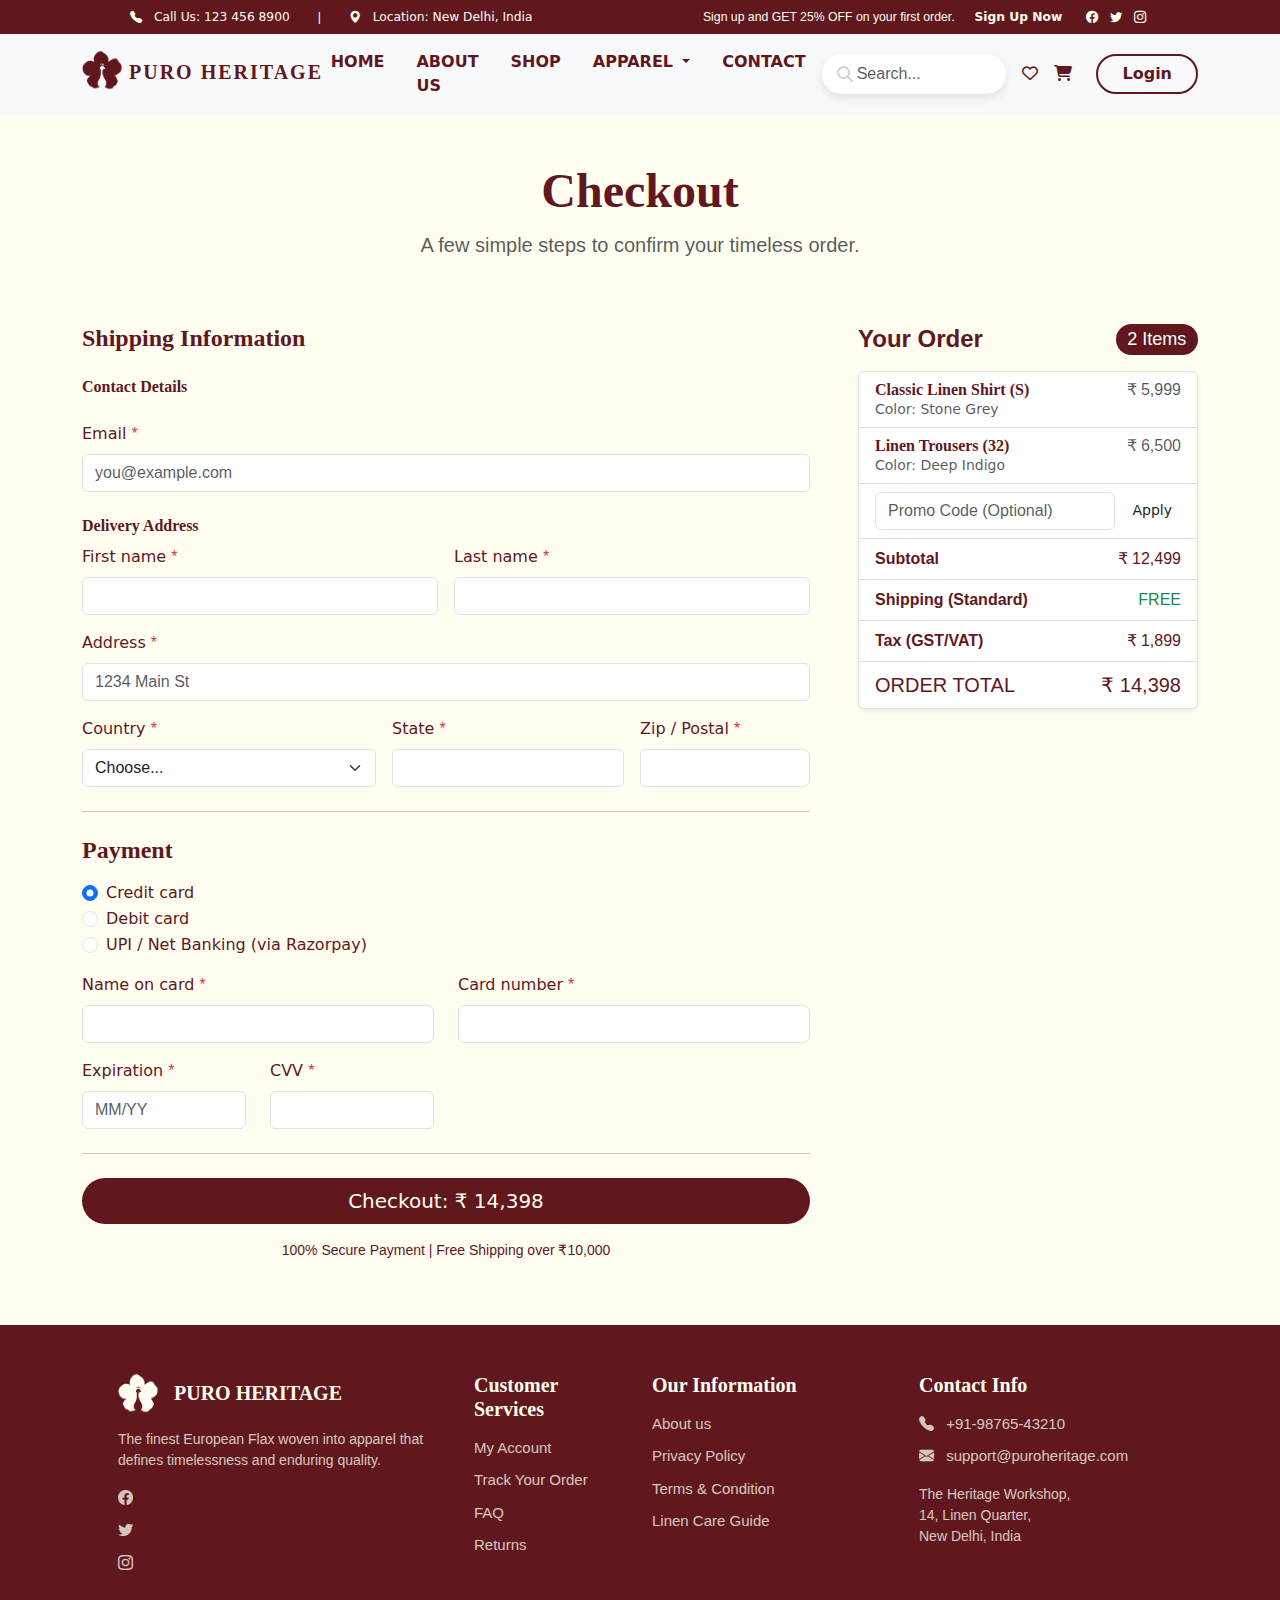
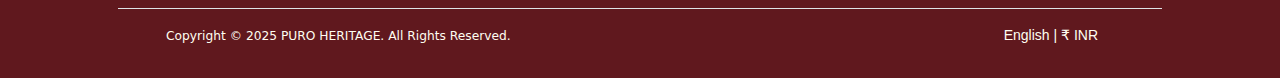
<file: checkout.html>
<!doctype html>
<html>
<head>
<meta charset="utf-8">
<meta name="viewport" content="width=device-width, initial-scale=1.0">
<title>Puro Heritage</title>
<link rel="stylesheet" href="https://cdnjs.cloudflare.com/ajax/libs/font-awesome/6.7.2/css/all.min.css">
<link rel="stylesheet" href="assets/bootstrap-5/css/bootstrap.css" type="text/css">
<link rel="stylesheet" href="assets/css/style.css" type="text/css">
    <link rel="stylesheet" href="https://cdn.jsdelivr.net/npm/bootstrap-icons@1.11.3/font/bootstrap-icons.min.css">
<script src="https://cdnjs.cloudflare.com/ajax/libs/jquery/3.7.1/jquery.min.js" integrity="sha512-v2CJ7UaYy4JwqLDIrZUI/4hqeoQieOmAZNXBeQyjo21dadnwR+8ZaIJVT8EE2iyI61OV8e6M8PP2/4hpQINQ/g==" crossorigin="anonymous" referrerpolicy="no-referrer"></script> 
<script src="assets/bootstrap-5/js/bootstrap.js"></script>
</head>

<body>
    
<button onclick="topFunction()" id="myBtn" title="Go to top" class="">
        <i class="fa-solid fa-arrow-up text-white"></i>
    </button>

<header class="position-sticky top-0 z-2">
    
    <section class="py-2 bg-teal-color text-beige-color d-none d-md-block">
    <div class="container">
        <div class="row small px-5 justify-content-between">
        <div class="col-md-6 small">
            <a href="tel :123 456 8900" class="text-beige-color">
                <i class="bi bi-telephone-fill me-2 text-beige-color"></i>
            Call Us: 123 456 8900</a>
            <span class="ms-4">|</span>
            <i class="bi bi-geo-alt-fill me-2 ms-4 text-beige-color"></i>
            Location: New Delhi, India
        </div>
        <div class="social-login col-md-6 text-right text-beige-color small">
            <span class="me-3">Sign up and GET 25% OFF on your first order.</span>
            <a href="login.html" class="text-beige-color text-decoration-none fw-bold me-3 hover-text-teal">Sign Up Now</a>
            <a href="#">
                <i class="bi bi-facebook mx-1 text-beige-color"></i>
            </a>
            <a href="#">
                <i class="bi bi-twitter mx-1 text-beige-color"></i>
            </a>
            <a href="#">
                <i class="bi bi-instagram mx-1 text-beige-color"></i>
            </a>
        </div>
            </div>
    </div>
</section>
    
    <nav class="navbar navbar-expand-lg navbar-light bg-light">
        <div class="container">
            <a class="navbar-brand text-uppercase logo" href="#">
                <img src="assets/images/logo-2.png" alt="" width="40px" class="img-fluid mb-2"/>
                Puro Heritage
            </a>
            <button class="navbar-toggler" type="button" data-bs-toggle="collapse" data-bs-target="#navbarSupportedContent" aria-controls="navbarSupportedContent" aria-expanded="false" aria-label="Toggle navigation">
                <span class="navbar-toggler-icon"></span>
            </button>
            <div class="collapse navbar-collapse nav-custom" id="navbarSupportedContent">
                <ul class="navbar-nav m-auto mb-2 mb-lg-0">
                    <li class="nav-item navigation-link">
                        <a href="index.html" class="nav-link text-uppercase rounded-5 mx-2" role="button"> <strong>Home</strong>
                        </a>
                    </li>
                    <li class="nav-item navigation-link">
                        <a href="about-us.html" class="nav-link text-uppercase rounded-5 mx-2" role="button"> <strong>About Us</strong>
                        </a>
                    </li>
                    
                    <li class="nav-item navigation-link"> <a href="products.html" class="nav-link text-uppercase rounded-5 mx-2"> <strong>Shop</strong> </a> </li>
                    
                    <li class="nav-item navigation-link dropdown"> <a href="#" class="nav-link text-uppercase dropdown-toggle rounded-5 mx-2" id="navbardropDown" role="button" data-bs-toggle="dropdown" aria-expanded="false"> <strong>Apparel</strong> </a>
                        <ul class="dropdown-menu" aria-labelledby="navbarDropdown">
                            <li> <a href="products.html" class="dropdown-item">Men</a> </li>
                            <li> <a href="products.html" class="dropdown-item">Women</a> </li>
                            <li> <a href="products.html" class="dropdown-item">Co-ords</a> </li>
                        </ul>
                    </li>
                    
                    <li class="nav-item navigation-link"> <a href="contact-us.html" class=" nav-link text-uppercase rounded-5 mx-2"> <strong>contact</strong> </a> </li>
                </ul>
                <form class="d-flex">
        <div class="search-container">
        <input type="text" class="form-control search-input" placeholder="Search...">
        <i class="fas fa-search search-icon"></i>
      </div>
      </form>
                <div class="d-flex"> <a href="wishlist.html" class="text-decoration-none text-teal-color ms-3 me-3"><i class="fa-regular fa-heart"></i></a> <a href="checkout.html" class="text-decoration-none text-teal-color"><i class="fa-solid fa-cart-shopping"></i></a> </div>
            <a href="login.html" class="btn btn-creative px-4 ms-4">Login</a>
            </div>
            
        </div>
    </nav>
    
</header>    

<section class="container py-5 text-teal-color">
        <div class="row">
            <div class="col-md-12 text-center mb-5 animate__slide_in_up">
                <h1 class="font-garamond fw-bold text-teal display-5">Checkout</h1>
                <p class="font-lato lead text-muted">A few simple steps to confirm your timeless order.</p>
            </div>
        </div>

        <div class="row g-5">
            <div class="col-md-7 col-lg-8 animate__slide_in_up">
                <h4 class="mb-3 font-garamond fw-bold text-teal">Shipping Information</h4>
                
                <form id="checkoutForm" class="needs-validation" novalidate>
                    <div class="row g-3 mb-4">
                        <h6 class="font-lato fw-bold text-teal-light mt-4">Contact Details</h6>
                        <div class="col-12">
                            <label for="email" class="form-label font-lato">Email <span class="text-danger">*</span></label>
                            <input type="email" class="form-control" id="email" placeholder="you@example.com" required>
                            <div class="invalid-feedback">Please enter a valid email address for order updates.</div>
                        </div>
                    </div>

                    <h6 class="font-lato fw-bold text-teal-light">Delivery Address</h6>
                    <div class="row g-3">
                        <div class="col-sm-6">
                            <label for="firstName" class="form-label font-lato">First name <span class="text-danger">*</span></label>
                            <input type="text" class="form-control" id="firstName" required>
                            <div class="invalid-feedback">Valid first name is required.</div>
                        </div>

                        <div class="col-sm-6">
                            <label for="lastName" class="form-label font-lato">Last name <span class="text-danger">*</span></label>
                            <input type="text" class="form-control" id="lastName" required>
                            <div class="invalid-feedback">Valid last name is required.</div>
                        </div>

                        <div class="col-12">
                            <label for="address" class="form-label font-lato">Address <span class="text-danger">*</span></label>
                            <input type="text" class="form-control" id="address" placeholder="1234 Main St" required>
                            <div class="invalid-feedback">Please enter your shipping address.</div>
                        </div>

                        <div class="col-md-5">
                            <label for="country" class="form-label font-lato">Country <span class="text-danger">*</span></label>
                            <select class="form-select" id="country" required>
                                <option value="">Choose...</option>
                                <option>India</option>
                                <option>United States</option>
                            </select>
                            <div class="invalid-feedback">Please select a valid country.</div>
                        </div>

                        <div class="col-md-4">
                            <label for="state" class="form-label font-lato">State <span class="text-danger">*</span></label>
                            <input type="text" class="form-control" id="state" required>
                            <div class="invalid-feedback">Please provide a valid state.</div>
                        </div>

                        <div class="col-md-3">
                            <label for="zip" class="form-label font-lato">Zip / Postal <span class="text-danger">*</span></label>
                            <input type="text" class="form-control" id="zip" required>
                            <div class="invalid-feedback">Zip code required.</div>
                        </div>
                    </div>

                    <hr class="my-4">

                    <h4 class="mb-3 font-garamond fw-bold text-teal">Payment</h4>

                    <div class="my-3 font-lato">
                        <div class="form-check">
                            <input id="credit" name="paymentMethod" type="radio" class="form-check-input" checked required>
                            <label class="form-check-label" for="credit">Credit card</label>
                        </div>
                        <div class="form-check">
                            <input id="debit" name="paymentMethod" type="radio" class="form-check-input" required>
                            <label class="form-check-label" for="debit">Debit card</label>
                        </div>
                        <div class="form-check">
                            <input id="paypal" name="paymentMethod" type="radio" class="form-check-input" required>
                            <label class="form-check-label" for="paypal">UPI / Net Banking (via Razorpay)</label>
                        </div>
                    </div>

                    <div class="row gy-3">
                        <div class="col-md-6">
                            <label for="cc-name" class="form-label font-lato">Name on card <span class="text-danger">*</span></label>
                            <input type="text" class="form-control" id="cc-name" required>
                            <div class="invalid-feedback">Name on card is required</div>
                        </div>

                        <div class="col-md-6">
                            <label for="cc-number" class="form-label font-lato">Card number <span class="text-danger">*</span></label>
                            <input type="text" class="form-control" id="cc-number" required>
                            <div class="invalid-feedback">Credit card number is required</div>
                        </div>

                        <div class="col-md-3">
                            <label for="cc-expiration" class="form-label font-lato">Expiration <span class="text-danger">*</span></label>
                            <input type="text" class="form-control" id="cc-expiration" placeholder="MM/YY" required>
                            <div class="invalid-feedback">Expiration date required</div>
                        </div>

                        <div class="col-md-3">
                            <label for="cc-cvv" class="form-label font-lato">CVV <span class="text-danger">*</span></label>
                            <input type="text" class="form-control" id="cc-cvv" required>
                            <div class="invalid-feedback">Security code required</div>
                        </div>
                    </div>

                    <hr class="my-4">
                    <button type="submit" class="w-100 btn btn-custom btn-lg fw-bold rounded-pill">
                        Checkout: ₹ 14,398
                    </button>
                    
                    <div class="text-center mt-3 text-muted small font-lato">
                        <p>100% Secure Payment | Free Shipping over ₹10,000</p>
                    </div>
                </form>
            </div>

            <div class="col-md-5 col-lg-4 order-md-last animate__slide_in_up">
                <h4 class="d-flex justify-content-between align-items-center mb-3">
                    <span class="font-garamond fw-bold">Your Order</span>
                    <span class="badge rounded-pill bg-teal-color">2 Items</span>
                </h4>
                <ul class="list-group mb-3 bg-cream shadow-sm">
                    <li class="list-group-item d-flex justify-content-between lh-sm bg-cream">
                        <div>
                            <h6 class="my-0 font-lato fw-bold text-teal">Classic Linen Shirt (S)</h6>
                            <small class="text-muted font-lato">Color: Stone Grey</small>
                        </div>
                        <span class="text-muted font-lato">₹ 5,999</span>
                    </li>
                    <li class="list-group-item d-flex justify-content-between lh-sm bg-cream">
                        <div>
                            <h6 class="my-0 font-lato fw-bold text-teal">Linen Trousers (32)</h6>
                            <small class="text-muted font-lato">Color: Deep Indigo</small>
                        </div>
                        <span class="text-muted font-lato">₹ 6,500</span>
                    </li>
                    <li class="list-group-item d-flex justify-content-between bg-light-cream">
                        <form class="w-100 d-flex">
                            <input type="text" class="form-control me-2" placeholder="Promo Code (Optional)">
                            <button type="submit" class="btn btn-sm btn-outline-teal text-nowrap">Apply</button>
                        </form>
                    </li>
                    <li class="list-group-item d-flex justify-content-between bg-cream">
                        <span class="font-lato fw-bold">Subtotal</span>
                        <span class="font-lato">₹ 12,499</span>
                    </li>
                    <li class="list-group-item d-flex justify-content-between bg-cream">
                        <span class="font-lato fw-bold">Shipping (Standard)</span>
                        <span class="font-lato text-success">FREE</span>
                    </li>
                    <li class="list-group-item d-flex justify-content-between bg-cream">
                        <span class="font-lato fw-bold">Tax (GST/VAT)</span>
                        <span class="font-lato">₹ 1,899</span>
                    </li>
                    <li class="list-group-item d-flex justify-content-between bg-teal text-cream fw-bold">
                        <span class="font-garamond fs-5">ORDER TOTAL</span>
                        <span class="font-garamond fs-5">₹ 14,398</span>
                    </li>
                </ul>
            </div>
        </div>
    </section>
      
<footer class="bg-teal-color text-beige-color pb-3 pt-5">
    <section class="container px-5">
        <div class="row g-4">
            
            <div class="col-md-4">
                <div class="d-flex align-items-center mb-3">
                    <img src="assets/images/logo-3.png" alt="Puro Heritage Logo" class="footer-logo me-3">
                    <h5 class="fw-bold mb-0">PURO HERITAGE</h5>
                </div>
                <p class="small opacity-75 pe-4 text-beige-color">
                    The finest European Flax woven into apparel that defines timelessness and enduring quality.
                </p>
                <div class="footer-social-icons fs-5 mt-3">
                    <a href="#" class="opacity-75 me-3 hover-scale-icon"><i class="bi bi-facebook text-beige-color"></i></a>
                    <a href="#" class="opacity-75 me-3 hover-scale-icon"><i class="bi bi-twitter text-beige-color"></i></a>
                    <a href="#" class="opacity-75 me-3 hover-scale-icon"><i class="bi bi-instagram text-beige-color"></i></a>
                </div>
            </div>

            <div class="col-md-2">
                <h5 class="fw-bold mb-3">Customer Services</h5>
                <ul class="list-unstyled small opacity-75">
                    <li><a href="#" class="text-beige-color text-decoration-none hover-text-teal-light">My Account</a></li>
                    <li><a href="#" class="text-beige-color text-decoration-none hover-text-teal-light">Track Your Order</a></li>
                    <li><a href="#" class="text-beige-color text-decoration-none hover-text-teal-light">FAQ</a></li>
                    <li><a href="#" class="text-beige-color text-decoration-none hover-text-teal-light">Returns</a></li>
                </ul>
            </div>

            <div class="col-md-3">
                <h5 class="fw-bold mb-3">Our Information</h5>
                <ul class="list-unstyled small opacity-75">
                    <li><a href="about-us.html" class="text-beige-color text-decoration-none hover-text-teal-light">About us</a></li>
                    <li><a href="#" class="text-beige-color text-decoration-none hover-text-teal-light">Privacy Policy</a></li>
                    <li><a href="#" class="text-beige-color text-decoration-none hover-text-teal-light">Terms &amp; Condition</a></li>
                    <li><a href="care-guide.html" class="text-beige-color text-decoration-none hover-text-teal-light">Linen Care Guide</a></li>
                </ul>
            </div>

            <div class="col-md-3">
                <h5 class="fw-bold mb-3">Contact Info</h5>
                <p class="small opacity-75 mb-1 text-beige-color">
                    <a href="tel :123 456 7890">
                        <i class="bi bi-telephone-fill me-2 text-beige-color"></i> +91-98765-43210
                    </a>
                </p>
                <p class="font-lato small opacity-75 mb-1 text-beige-color">
                    <a href="mailto :support@puroheritage.com">
                        <i class="bi bi-envelope-fill me-2 text-beige-color"></i> support@puroheritage.com
                    </a>
                </p>    
                <p class="font-lato small opacity-75 mt-3 text-beige-color">
                    The Heritage Workshop,<br>
                    14, Linen Quarter, <br>
                    New Delhi, India
                </p>
            </div>
        </div>
 
    
    <div class="copyright-bar py-3 mt-4 border-top border-teal-light">
        <div class="container d-flex justify-content-between align-items-center small font-lato px-5">
            <small>Copyright © 2025 PURO HERITAGE. All Rights Reserved.</small>
            <div class="d-flex align-items-center">
                <span class="me-3">English | ₹ INR</span>
            </div>
        </div>
           </div>
    </section>
</footer>
    
<script>
    
   document.addEventListener('DOMContentLoaded', (event) => {
    const form = document.getElementById('checkoutForm');
    const nextPageUrl = 'confirmation.html'; // confirmation page

    form.addEventListener('submit', function(event) {
        
        // Step 1: stop Default form submission
        // (form automatic reload or submit)
        event.preventDefault(); 
        
        // Step 2: check Form validation
        if (form.checkValidity()) {
            
            
            // ➡️ Redirection: to next page
            window.location.href = nextPageUrl;
            
        } else {
            // force Browser to show validation messages
            form.reportValidity(); 
            
            // no redirection
        }
    });
});  
    
</script>
    
<script>
    // Example starter JavaScript for disabling form submissions if there are invalid fields
(function () {
    'use strict'

    // Fetch all the forms we want to apply custom Bootstrap validation styles to
    var forms = document.querySelectorAll('.needs-validation')

    // Loop over them and prevent submission
    Array.prototype.slice.call(forms)
        .forEach(function (form) {
            form.addEventListener('submit', function (event) {
                if (!form.checkValidity()) {
                    event.preventDefault()
                    event.stopPropagation()
                }

                form.classList.add('was-validated')
            }, false)
        })
})()
    </script>
    
<!--    animation js-->
    
<script>
       document.addEventListener('DOMContentLoaded', function() {
   
   // --- Scroll Animation Observer ---
   const observer = new IntersectionObserver(entries => {
       entries.forEach(entry => {
           if (entry.isIntersecting) {
               const element = entry.target;
               
               // Add show-element class to trigger CSS transition
               element.classList.add('show-element');
               observer.unobserve(element);
           }
       });
   }, {
       threshold: 0.1 
   });
   // Observe all scroll-animated sections
   document.querySelectorAll('.animate__slide_in_up, .animate__fade_in, .animate__fade_in_down').forEach(element => {
       // Set initial state for slide-up animation
       if (element.classList.contains('animate__slide_in_up')) {
           element.style.transform = 'translateY(50px)';
       }
       element.style.opacity = '0'; 
       observer.observe(element);
   });
});
    </script>
    
<!--    animation js-->
    
<script>
// Get the button
let mybutton = document.getElementById("myBtn");

// When the user scrolls down 20px from the top of the document, show the button
window.onscroll = function() {scrollFunction()};

function scrollFunction() {
  if (document.body.scrollTop > 20 || document.documentElement.scrollTop > 20) {
    mybutton.style.display = "block";
  } else {
    mybutton.style.display = "none";
  }
}

// When the user clicks on the button, scroll to the top of the document
function topFunction() {
  document.body.scrollTop = 0;
  document.documentElement.scrollTop = 0;
}
</script>
    
</body>
</html>
</file>
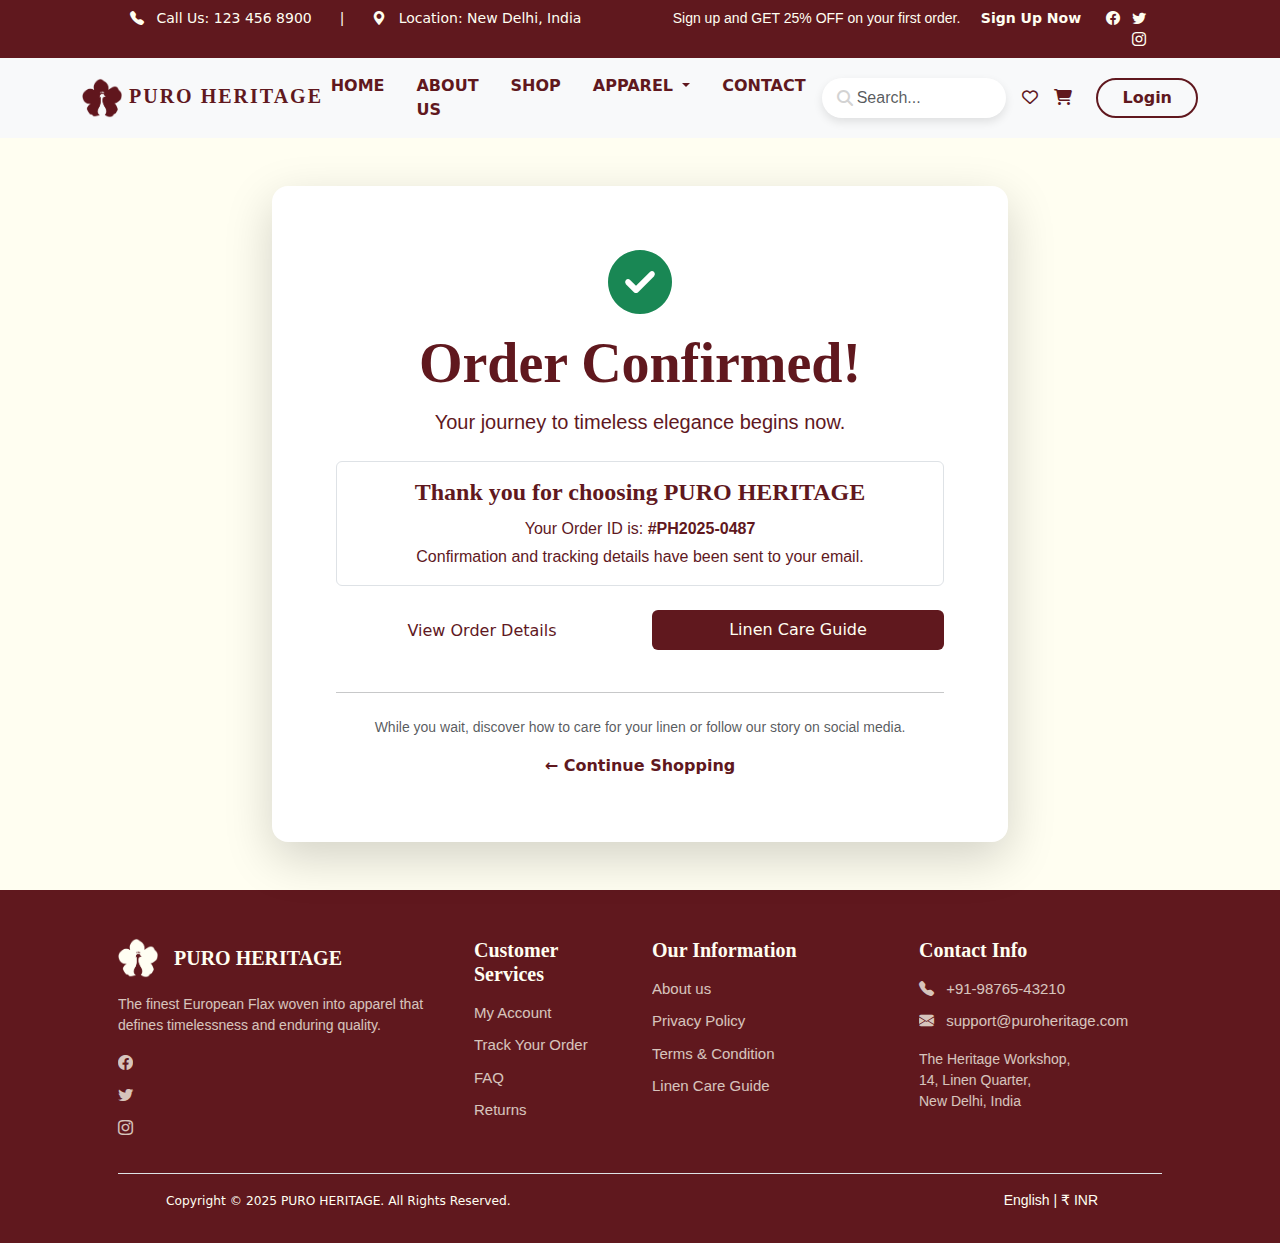
<file: confirmation.html>
<!doctype html>
<html>
<head>
<meta charset="utf-8">
<meta name="viewport" content="width=device-width, initial-scale=1.0">
<title>Puro Heritage</title>
<link rel="stylesheet" href="https://cdnjs.cloudflare.com/ajax/libs/font-awesome/6.7.2/css/all.min.css">
<link rel="stylesheet" href="assets/bootstrap-5/css/bootstrap.css" type="text/css">
<link rel="stylesheet" href="assets/css/style.css" type="text/css">
    <link rel="stylesheet" href="https://cdn.jsdelivr.net/npm/bootstrap-icons@1.11.3/font/bootstrap-icons.min.css">
<script src="https://cdnjs.cloudflare.com/ajax/libs/jquery/3.7.1/jquery.min.js" integrity="sha512-v2CJ7UaYy4JwqLDIrZUI/4hqeoQieOmAZNXBeQyjo21dadnwR+8ZaIJVT8EE2iyI61OV8e6M8PP2/4hpQINQ/g==" crossorigin="anonymous" referrerpolicy="no-referrer"></script> 
<script src="assets/bootstrap-5/js/bootstrap.js"></script>
</head>

<body>
    
    <button onclick="topFunction()" id="myBtn" title="Go to top" class="">
        <i class="fa-solid fa-arrow-up text-white"></i>
    </button>
    
    <header class="position-sticky top-0 z-2">
    
    <section class="py-2 bg-teal-color text-beige-color d-none d-md-block">
    <div class="container">
        <div class="row small px-5 justify-content-between">
        <div class="col-md-6">
            <a href="tel :123 456 8900" class="text-beige-color">
                <i class="bi bi-telephone-fill me-2 text-beige-color"></i>
            Call Us: 123 456 8900</a>
            <span class="ms-4">|</span>
            <i class="bi bi-geo-alt-fill me-2 ms-4 text-beige-color"></i>
            Location: New Delhi, India
        </div>
        <div class="social-login col-md-6 text-right text-beige-color">
            <span class="me-3">Sign up and GET 25% OFF on your first order.</span>
            <a href="login.html" class="text-beige-color text-decoration-none fw-bold me-3 hover-text-teal">Sign Up Now</a>
            <a href="#">
                <i class="bi bi-facebook mx-1 text-beige-color"></i>
            </a>
            <a href="#">
                <i class="bi bi-twitter mx-1 text-beige-color"></i>
            </a>
            <a href="#">
                <i class="bi bi-instagram mx-1 text-beige-color"></i>
            </a>
        </div>
            </div>
    </div>
</section>
    
    <nav class="navbar navbar-expand-lg navbar-light bg-light">
        <div class="container">
            <a class="navbar-brand text-uppercase logo" href="#">
                <img src="assets/images/logo-2.png" alt="" width="40px" class="img-fluid"/>
                Puro Heritage
            </a>
            <button class="navbar-toggler" type="button" data-bs-toggle="collapse" data-bs-target="#navbarSupportedContent" aria-controls="navbarSupportedContent" aria-expanded="false" aria-label="Toggle navigation">
                <span class="navbar-toggler-icon"></span>
            </button>
            <div class="collapse navbar-collapse nav-custom" id="navbarSupportedContent">
                <ul class="navbar-nav m-auto mb-2 mb-lg-0">
                    <li class="nav-item navigation-link">
                        <a href="index.html" class="nav-link text-uppercase rounded-5 mx-2" role="button"> <strong>Home</strong>
                        </a>
                    </li>
                    <li class="nav-item navigation-link">
                        <a href="about-us.html" class="nav-link text-uppercase rounded-5 mx-2" role="button"> <strong>About Us</strong>
                        </a>
                    </li>
                    
                    <li class="nav-item navigation-link"> <a href="products.html" class="nav-link text-uppercase rounded-5 mx-2"> <strong>Shop</strong> </a> </li>
                    
                    <li class="nav-item navigation-link dropdown"> <a href="#" class="nav-link text-uppercase dropdown-toggle rounded-5 mx-2" id="navbardropDown" role="button" data-bs-toggle="dropdown" aria-expanded="false"> <strong>Apparel</strong> </a>
                        <ul class="dropdown-menu" aria-labelledby="navbarDropdown">
                            <li> <a href="products.html" class="dropdown-item">Men</a> </li>
                            <li> <a href="products.html" class="dropdown-item">Women</a> </li>
                            <li> <a href="products.html" class="dropdown-item">Co-ords</a> </li>
                        </ul>
                    </li>
                    
                    <li class="nav-item navigation-link"> <a href="contact-us.html" class=" nav-link text-uppercase rounded-5 mx-2"> <strong>contact</strong> </a> </li>
                </ul>
                <form class="d-flex">
        <div class="search-container">
        <input type="text" class="form-control search-input" placeholder="Search...">
        <i class="fas fa-search search-icon"></i>
      </div>
      </form>
                <div class="d-flex"> <a href="wishlist.html" class="text-decoration-none text-teal-color ms-3 me-3"><i class="fa-regular fa-heart"></i></a> <a href="checkout.html" class="text-decoration-none text-teal-color"><i class="fa-solid fa-cart-shopping"></i></a> </div>
            <a href="login.html" class="btn btn-creative px-4 ms-4">Login</a>
            </div>
            
        </div>
    </nav>
    
</header>
    
    <section class="container my-5 flex-grow-1">
        <div class="row justify-content-center">
            <div class="col-md-8 col-sm-10 animate__slide_in_up">
                <div class="card p-5 shadow-lg border-0 bg-white rounded-4">
                    <div class="card-body text-center">
                        <i class="fa-solid fa-circle-check text-success" style="font-size: 4rem;"></i>
                        
                        <h2 class="fw-bold text-teal-color mt-3 display-4">Order Confirmed!</h2>
                        <p class="lead mb-4">Your journey to timeless elegance begins now.</p>
                        
                        <div class="p-3 bg-light-cream rounded mb-4 border border-teal-light">
                            <h4 class="fw-bold text-teal-color">Thank you for choosing PURO HERITAGE</h4>
                            <p class="mb-1">Your Order ID is: <strong>#PH2025-0487</strong></p>
                            <p class="mb-0">Confirmation and tracking details have been sent to your email.</p>
                        </div>
                        
                        <div class="row mt-4">
                            <div class="col-md-6 mb-3">
                                <a href="#" class="btn w-100 py-2">View Order Details</a>
                            </div>
                            <div class="col-md-6 mb-3">
                                <a href="care-guide.html" target="_blank" class="btn btn-custom w-100 py-2">Linen Care Guide</a>
                            </div>
                        </div>

                        <hr class="my-4">

                        <p class="small text-muted">While you wait, discover how to care for your linen or follow our story on social media.</p>
                        <a href="index.html" class="text-decoration-none fw-bold">← Continue Shopping</a>
                    </div>
                </div>
            </div>
        </div>
    </section>
    
    <footer class="bg-teal-color text-beige-color pb-3 pt-5">
    <section class="container px-5">
        <div class="row g-4">
            
            <div class="col-md-4">
                <div class="d-flex align-items-center mb-3">
                    <img src="assets/images/logo-3.png" alt="Puro Heritage Logo" class="footer-logo me-3">
                    <h5 class="fw-bold mb-0">PURO HERITAGE</h5>
                </div>
                <p class="small opacity-75 pe-4 text-beige-color">
                    The finest European Flax woven into apparel that defines timelessness and enduring quality.
                </p>
                <div class="footer-social-icons fs-5 mt-3">
                    <a href="#" class="opacity-75 me-3 hover-scale-icon"><i class="bi bi-facebook text-beige-color"></i></a>
                    <a href="#" class="opacity-75 me-3 hover-scale-icon"><i class="bi bi-twitter text-beige-color"></i></a>
                    <a href="#" class="opacity-75 me-3 hover-scale-icon"><i class="bi bi-instagram text-beige-color"></i></a>
                </div>
            </div>

            <div class="col-md-2">
                <h5 class="fw-bold mb-3">Customer Services</h5>
                <ul class="list-unstyled small opacity-75">
                    <li><a href="#" class="text-beige-color text-decoration-none hover-text-teal-light">My Account</a></li>
                    <li><a href="#" class="text-beige-color text-decoration-none hover-text-teal-light">Track Your Order</a></li>
                    <li><a href="#" class="text-beige-color text-decoration-none hover-text-teal-light">FAQ</a></li>
                    <li><a href="#" class="text-beige-color text-decoration-none hover-text-teal-light">Returns</a></li>
                </ul>
            </div>

            <div class="col-md-3">
                <h5 class="fw-bold mb-3">Our Information</h5>
                <ul class="list-unstyled small opacity-75">
                    <li><a href="about-us.html" class="text-beige-color text-decoration-none hover-text-teal-light">About us</a></li>
                    <li><a href="#" class="text-beige-color text-decoration-none hover-text-teal-light">Privacy Policy</a></li>
                    <li><a href="#" class="text-beige-color text-decoration-none hover-text-teal-light">Terms &amp; Condition</a></li>
                    <li><a href="care-guide.html" class="text-beige-color text-decoration-none hover-text-teal-light">Linen Care Guide</a></li>
                </ul>
            </div>

            <div class="col-md-3">
                <h5 class="fw-bold mb-3">Contact Info</h5>
                <p class="small opacity-75 mb-1 text-beige-color">
                    <a href="tel :123 456 7890">
                        <i class="bi bi-telephone-fill me-2 text-beige-color"></i> +91-98765-43210
                    </a>
                </p>
                <p class="font-lato small opacity-75 mb-1 text-beige-color">
                    <a href="mailto :support@puroheritage.com">
                        <i class="bi bi-envelope-fill me-2 text-beige-color"></i> support@puroheritage.com
                    </a>
                </p>    
                <p class="font-lato small opacity-75 mt-3 text-beige-color">
                    The Heritage Workshop,<br>
                    14, Linen Quarter, <br>
                    New Delhi, India
                </p>
            </div>
        </div>
 
    
    <div class="copyright-bar py-3 mt-4 border-top border-teal-light">
        <div class="container d-flex justify-content-between align-items-center small font-lato px-5">
            <small>Copyright © 2025 PURO HERITAGE. All Rights Reserved.</small>
            <div class="d-flex align-items-center">
                <span class="me-3">English | ₹ INR</span>
            </div>
        </div>
           </div>
    </section>
</footer>
    
    <script>
    // ... (previous validation code) ...

Array.prototype.slice.call(forms)
    .forEach(function (form) {
        form.addEventListener('submit', function (event) {
            // Check if all fields are valid
            if (!form.checkValidity()) {
                event.preventDefault();
                event.stopPropagation();
            } else {
                // *** SUCCESSFUL VALIDATION & ORDER PLACEMENT ***
                event.preventDefault(); // Stop default submission (since it's a mock)
                
                // *** REDIRECT TO THANK YOU PAGE ***
                window.location.href = 'thankyou.html'; 
            }

            form.classList.add('was-validated');
        }, false)
    })

// ... (remaining code) ...
    </script>
    
    <!-- animation js-->
    
    <script>
       document.addEventListener('DOMContentLoaded', function() {
   
   // --- Scroll Animation Observer ---
   const observer = new IntersectionObserver(entries => {
       entries.forEach(entry => {
           if (entry.isIntersecting) {
               const element = entry.target;
               
               // Add show-element class to trigger CSS transition
               element.classList.add('show-element');
               observer.unobserve(element);
           }
       });
   }, {
       threshold: 0.1 
   });
   // Observe all scroll-animated sections
   document.querySelectorAll('.animate__slide_in_up, .animate__fade_in, .animate__fade_in_down').forEach(element => {
       // Set initial state for slide-up animation
       if (element.classList.contains('animate__slide_in_up')) {
           element.style.transform = 'translateY(50px)';
       }
       element.style.opacity = '0'; 
       observer.observe(element);
   });
});
    </script>
    
    <!-- animation js-->
    
    <script>
// Get the button
let mybutton = document.getElementById("myBtn");

// When the user scrolls down 20px from the top of the document, show the button
window.onscroll = function() {scrollFunction()};

function scrollFunction() {
  if (document.body.scrollTop > 20 || document.documentElement.scrollTop > 20) {
    mybutton.style.display = "block";
  } else {
    mybutton.style.display = "none";
  }
}

// When the user clicks on the button, scroll to the top of the document
function topFunction() {
  document.body.scrollTop = 0;
  document.documentElement.scrollTop = 0;
}
</script>
    
</body>
</html>
</file>
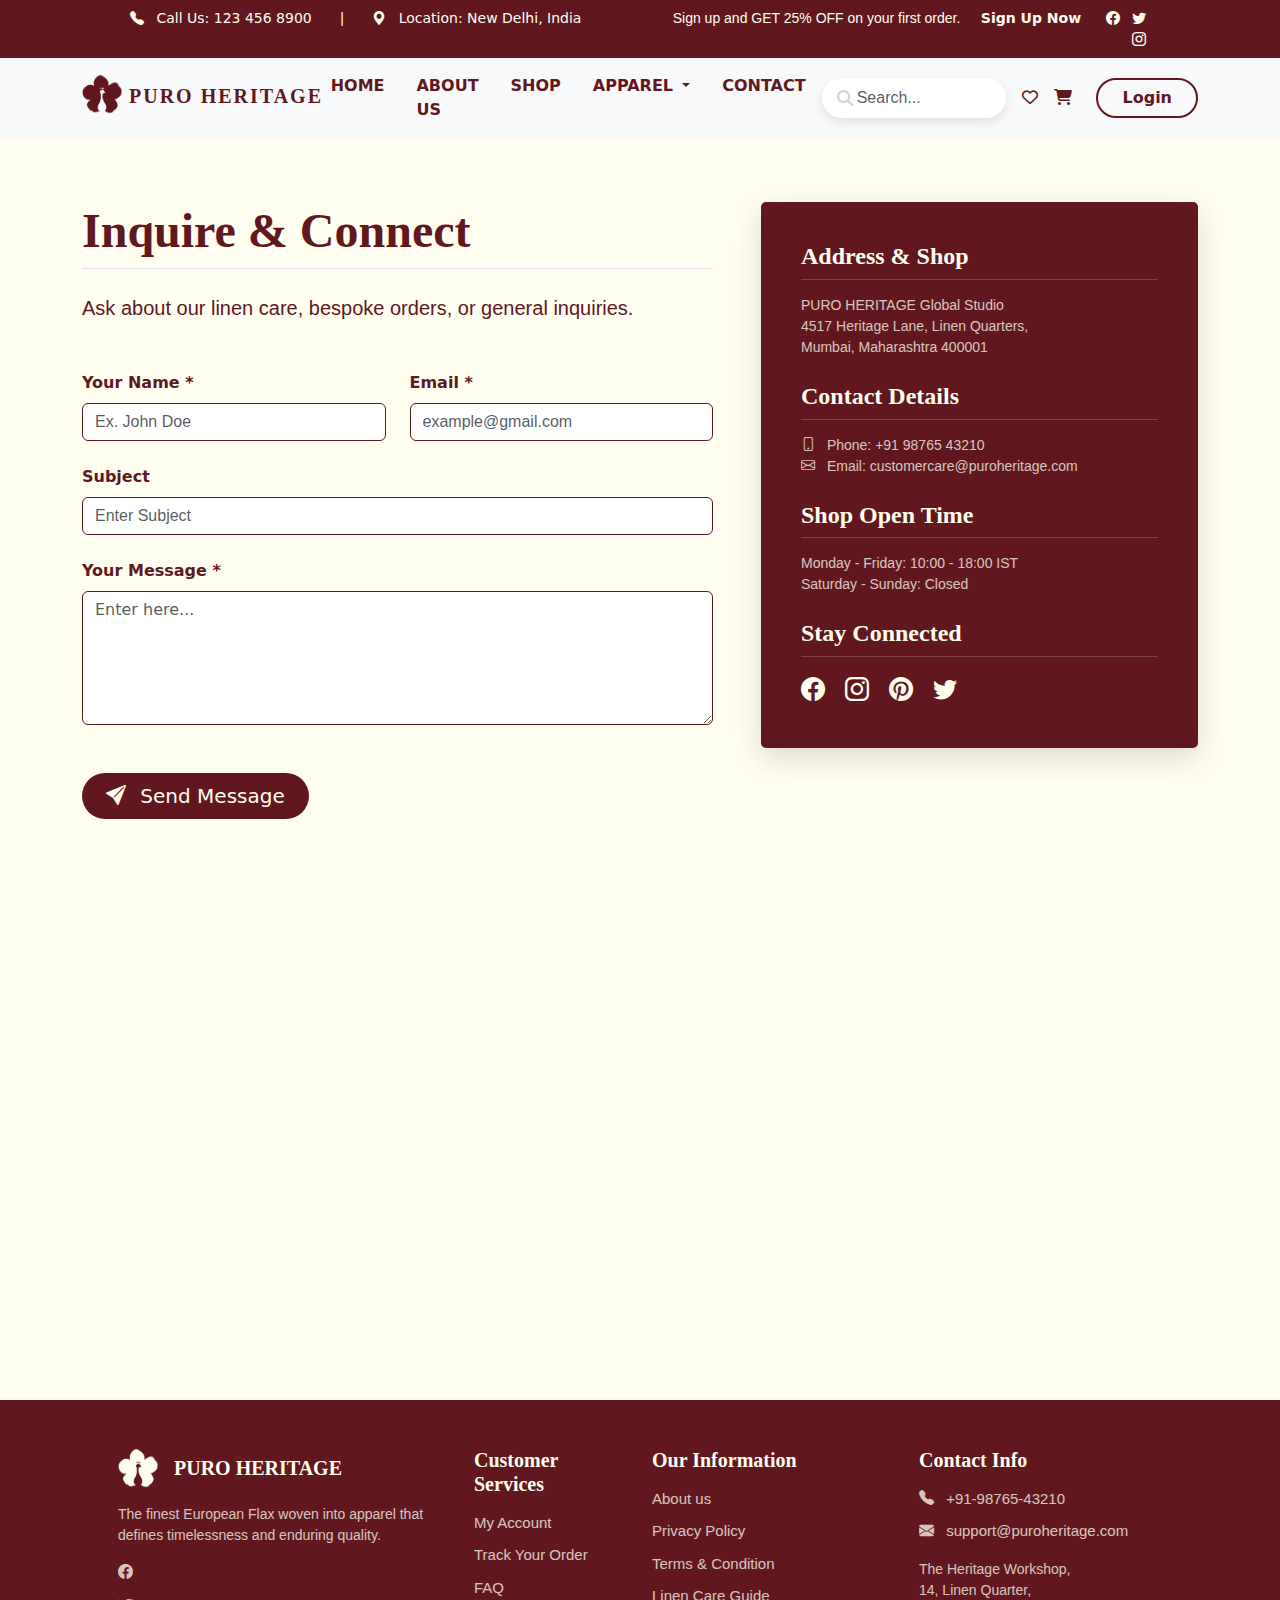
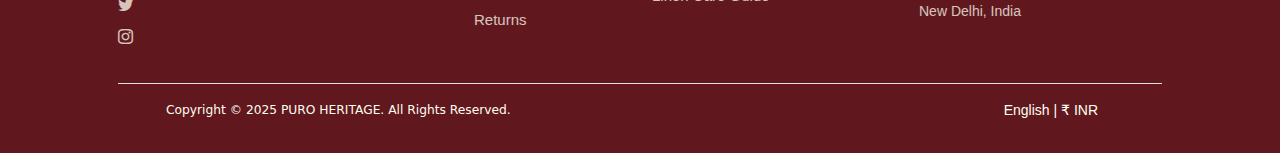
<file: contact-us.html>
<!doctype html>
<html>
<head>
<meta charset="utf-8">
<meta name="viewport" content="width=device-width, initial-scale=1.0">
<title>Puro Heritage</title>
<link rel="stylesheet" href="https://cdnjs.cloudflare.com/ajax/libs/font-awesome/6.7.2/css/all.min.css">
<link rel="stylesheet" href="assets/bootstrap-5/css/bootstrap.css" type="text/css">
<link rel="stylesheet" href="assets/css/style.css" type="text/css">
<link rel="stylesheet" href="https://cdn.jsdelivr.net/npm/bootstrap-icons@1.11.3/font/bootstrap-icons.min.css">
<script src="https://cdnjs.cloudflare.com/ajax/libs/jquery/3.7.1/jquery.min.js" integrity="sha512-v2CJ7UaYy4JwqLDIrZUI/4hqeoQieOmAZNXBeQyjo21dadnwR+8ZaIJVT8EE2iyI61OV8e6M8PP2/4hpQINQ/g==" crossorigin="anonymous" referrerpolicy="no-referrer"></script> 
<script src="assets/bootstrap-5/js/bootstrap.js"></script>
</head>

<body>
    
<button onclick="topFunction()" id="myBtn" title="Go to top" class="">
        <i class="fa-solid fa-arrow-up text-white"></i>
    </button>
    
<header class="position-sticky top-0 z-2">
    
    <section class="py-2 bg-teal-color text-beige-color d-none d-md-block">
    <div class="container">
        <div class="row small px-5 justify-content-between">
        <div class="col-md-6">
            <a href="tel :123 456 8900" class="text-beige-color">
                <i class="bi bi-telephone-fill me-2 text-beige-color"></i>
            Call Us: 123 456 8900</a>
            <span class="ms-4">|</span>
            <i class="bi bi-geo-alt-fill me-2 ms-4 text-beige-color"></i>
            Location: New Delhi, India
        </div>
        <div class="social-login col-md-6 text-right text-beige-color">
            <span class="me-3">Sign up and GET 25% OFF on your first order.</span>
            <a href="login.html" class="text-beige-color text-decoration-none fw-bold me-3 hover-text-teal">Sign Up Now</a>
            <a href="#">
                <i class="bi bi-facebook mx-1 text-beige-color"></i>
            </a>
            <a href="#">
                <i class="bi bi-twitter mx-1 text-beige-color"></i>
            </a>
            <a href="#">
                <i class="bi bi-instagram mx-1 text-beige-color"></i>
            </a>
        </div>
            </div>
    </div>
</section>
    
    <nav class="navbar navbar-expand-lg navbar-light bg-light">
        <div class="container">
            <a class="navbar-brand text-uppercase logo" href="#">
                <img src="assets/images/logo-2.png" alt="" width="40px" class="img-fluid mb-2"/>
                Puro Heritage
            </a>
            <button class="navbar-toggler" type="button" data-bs-toggle="collapse" data-bs-target="#navbarSupportedContent" aria-controls="navbarSupportedContent" aria-expanded="false" aria-label="Toggle navigation">
                <span class="navbar-toggler-icon"></span>
            </button>
            <div class="collapse navbar-collapse nav-custom" id="navbarSupportedContent">
                <ul class="navbar-nav m-auto mb-2 mb-lg-0">
                    <li class="nav-item navigation-link">
                        <a href="index.html" class="nav-link text-uppercase rounded-5 mx-2" role="button"> <strong>Home</strong>
                        </a>
                    </li>
                    <li class="nav-item navigation-link">
                        <a href="about-us.html" class="nav-link text-uppercase rounded-5 mx-2" role="button"> <strong>About Us</strong>
                        </a>
                    </li>
                    
                    <li class="nav-item navigation-link"> <a href="products.html" class="nav-link text-uppercase rounded-5 mx-2"> <strong>Shop</strong> </a> </li>
                    
                    <li class="nav-item navigation-link dropdown"> <a href="#" class="nav-link text-uppercase dropdown-toggle rounded-5 mx-2" id="navbardropDown" role="button" data-bs-toggle="dropdown" aria-expanded="false"> <strong>Apparel</strong> </a>
                        <ul class="dropdown-menu" aria-labelledby="navbarDropdown">
                            <li> <a href="products.html" class="dropdown-item">Men</a> </li>
                            <li> <a href="products.html" class="dropdown-item">Women</a> </li>
                            <li> <a href="products.html" class="dropdown-item">Co-ords</a> </li>
                        </ul>
                    </li>
                    
                    <li class="nav-item navigation-link"> <a href="contact-us.html" class=" nav-link text-uppercase rounded-5 mx-2"> <strong>contact</strong> </a> </li>
                </ul>
                <form class="d-flex">
        <div class="search-container">
        <input type="text" class="form-control search-input" placeholder="Search...">
        <i class="fas fa-search search-icon"></i>
      </div>
      </form>
                <div class="d-flex"> <a href="wishlist.html" class="text-decoration-none text-teal-color ms-3 me-3"><i class="fa-regular fa-heart"></i></a> <a href="checkout.html" class="text-decoration-none text-teal-color"><i class="fa-solid fa-cart-shopping"></i></a> </div>
            <a href="login.html" class="btn btn-creative px-4 ms-4">Login</a>
            </div>
            
        </div>
    </nav>
    
</header>
    
<main>
    
    <section class="container my-5 py-3 animate__slide_in_up">
        <div class="row g-5">
            <div class="col-lg-7 contact-form-block">
                <h2 class="fw-bold display-5 text-teal-color mb-4 border-bottom border-teal pb-2">Inquire &amp; Connect </h2>
                <p class="lead text-teal-color mb-5"> Ask about our linen care, bespoke orders, or general inquiries. </p>
                <form>
                    <div class="row g-4">
                        <div class="col-md-6">
                            <label for="formName" class="form-label">Your Name *</label>
                            <input type="text" class="form-control" id="formName" placeholder="Ex. John Doe" required>
                        </div>
                        <div class="col-md-6">
                            <label for="formEmail" class="form-label">Email *</label>
                            <input type="email" class="form-control" id="formEmail" placeholder="example@gmail.com" required>
                        </div>
                        <div class="col-12">
                            <label for="formSubject" class="form-label">Subject</label>
                            <input type="text" class="form-control" id="formSubject" placeholder="Enter Subject">
                        </div>
                        <div class="col-12">
                            <label for="formMessage" class="form-label">Your Message *</label>
                            <textarea class="form-control" id="formMessage" rows="5" placeholder="Enter here..."></textarea>
                        </div>
                        <div class="col-12 mt-5">
                            <button type="submit" class="btn btn-custom px-4 rounded-pill btn-lg fw-bold hover-scale"> <i class="bi bi-send-fill me-2 text-beige-color"></i> Send Message </button>
                        </div>
                    </div>
                </form>
            </div>
            <div class="col-lg-5">
                <div class="contact-info-card">
                    <h4 class="fw-bold">Address &amp; Shop</h4>
                    <p class="small opacity-75 mb-4"> PURO HERITAGE Global Studio<br>
                        4517 Heritage Lane, Linen Quarters,<br>
                        Mumbai, Maharashtra 400001 </p>
                    <h4 class="fw-bold">Contact Details</h4>
                    <p class="small opacity-75 mb-4"> <i class="bi bi-phone me-2 text-teal-color"></i> Phone: +91 98765 43210<br>
                        <i class="bi bi-envelope me-2 text-teal-color"></i> Email: customercare@puroheritage.com </p>
                    <h4 class="fw-bold">Shop Open Time</h4>
                    <p class="small opacity-75 mb-4"> Monday - Friday: 10:00 - 18:00 IST<br>
                        Saturday - Sunday: Closed </p>
                    <h4 class="fw-bold">Stay Connected</h4>
                    <div class="social-icons"> <a href="#"><i class="bi bi-facebook"></i></a> <a href="#"><i class="bi bi-instagram"></i></a> <a href="#"><i class="bi bi-pinterest"></i></a> <a href="#"><i class="bi bi-twitter"></i></a> </div>
                </div>
            </div>
        </div>
    </section>
    
    <section class="container-fluid animate__slide_in_up part-heading">
        <h2 class="text-center text-teal-color mb-4">Find Our shop</h2>
        <div class="map-placeholder">
            <iframe src="https://www.google.com/maps/embed?pb=!1m18!1m12!1m3!1d448193.950612199!2d76.7635654648655!3d28.64428745134415!2m3!1f0!2f0!3f0!3m2!1i1024!2i768!4f13.1!3m3!1m2!1s0x390cfd5b347eb62d%3A0x37205b715389640!2sDelhi!5e0!3m2!1sen!2sin!4v1761600626008!5m2!1sen!2sin" width="100%" height="450" style="border:0;" allowfullscreen="" loading="lazy" referrerpolicy="no-referrer-when-downgrade"></iframe>
        </div>
    </section>
    
</main>
    
<footer class="bg-teal-color text-beige-color pb-3 pt-5">
    <section class="container px-5">
        <div class="row g-4">
            
            <div class="col-md-4">
                <div class="d-flex align-items-center mb-3">
                    <img src="assets/images/logo-3.png" alt="Puro Heritage Logo" class="footer-logo me-3">
                    <h5 class="fw-bold mb-0">PURO HERITAGE</h5>
                </div>
                <p class="small opacity-75 pe-4 text-beige-color">
                    The finest European Flax woven into apparel that defines timelessness and enduring quality.
                </p>
                <div class="footer-social-icons fs-5 mt-3">
                    <a href="#" class="opacity-75 me-3 hover-scale-icon"><i class="bi bi-facebook text-beige-color"></i></a>
                    <a href="#" class="opacity-75 me-3 hover-scale-icon"><i class="bi bi-twitter text-beige-color"></i></a>
                    <a href="#" class="opacity-75 me-3 hover-scale-icon"><i class="bi bi-instagram text-beige-color"></i></a>
                </div>
            </div>

            <div class="col-md-2">
                <h5 class="fw-bold mb-3">Customer Services</h5>
                <ul class="list-unstyled small opacity-75">
                    <li><a href="#" class="text-beige-color text-decoration-none hover-text-teal-light">My Account</a></li>
                    <li><a href="#" class="text-beige-color text-decoration-none hover-text-teal-light">Track Your Order</a></li>
                    <li><a href="#" class="text-beige-color text-decoration-none hover-text-teal-light">FAQ</a></li>
                    <li><a href="#" class="text-beige-color text-decoration-none hover-text-teal-light">Returns</a></li>
                </ul>
            </div>

            <div class="col-md-3">
                <h5 class="fw-bold mb-3">Our Information</h5>
                <ul class="list-unstyled small opacity-75">
                    <li><a href="about-us.html" class="text-beige-color text-decoration-none hover-text-teal-light">About us</a></li>
                    <li><a href="#" class="text-beige-color text-decoration-none hover-text-teal-light">Privacy Policy</a></li>
                    <li><a href="#" class="text-beige-color text-decoration-none hover-text-teal-light">Terms &amp; Condition</a></li>
                    <li><a href="care-guide.html" class="text-beige-color text-decoration-none hover-text-teal-light">Linen Care Guide</a></li>
                </ul>
            </div>

            <div class="col-md-3">
                <h5 class="fw-bold mb-3">Contact Info</h5>
                <p class="small opacity-75 mb-1 text-beige-color">
                    <a href="tel :123 456 7890">
                        <i class="bi bi-telephone-fill me-2 text-beige-color"></i> +91-98765-43210
                    </a>
                </p>
                <p class="font-lato small opacity-75 mb-1 text-beige-color">
                    <a href="mailto :support@puroheritage.com">
                        <i class="bi bi-envelope-fill me-2 text-beige-color"></i> support@puroheritage.com
                    </a>
                </p>    
                <p class="font-lato small opacity-75 mt-3 text-beige-color">
                    The Heritage Workshop,<br>
                    14, Linen Quarter, <br>
                    New Delhi, India
                </p>
            </div>
        </div>
 
    
    <div class="copyright-bar py-3 mt-4 border-top border-teal-light">
        <div class="container d-flex justify-content-between align-items-center small font-lato px-5">
            <small>Copyright © 2025 PURO HERITAGE. All Rights Reserved.</small>
            <div class="d-flex align-items-center">
                <span class="me-3">English | ₹ INR</span>
            </div>
        </div>
           </div>
    </section>
</footer>
    
<script>
        document.addEventListener('DOMContentLoaded', function() {
            
            // --- Scroll Animation Observer Logic ---
            const observer = new IntersectionObserver(entries => {
                entries.forEach(entry => {
                    if (entry.isIntersecting) {
                        const element = entry.target;
                        element.classList.add('show-element');
                        observer.unobserve(element);
                    }
                });
            }, {
                threshold: 0.1 // Triggers when 10% of the element is visible
            });

            // Set initial state (opacity 0 and slight translate Y for slide up) 
            // and observe all sections with animation classes.
            document.querySelectorAll('.animate__fade_in, .animate__slide_in_up').forEach(element => {
                if (element.classList.contains('animate__slide_in_up')) {
                    element.style.transform = 'translateY(50px)';
                }
                element.style.opacity = '0'; 
                observer.observe(element);
            });
        });
    </script>
    
<script>
// Get the button
let mybutton = document.getElementById("myBtn");

// When the user scrolls down 20px from the top of the document, show the button
window.onscroll = function() {scrollFunction()};

function scrollFunction() {
  if (document.body.scrollTop > 20 || document.documentElement.scrollTop > 20) {
    mybutton.style.display = "block";
  } else {
    mybutton.style.display = "none";
  }
}

// When the user clicks on the button, scroll to the top of the document
function topFunction() {
  document.body.scrollTop = 0;
  document.documentElement.scrollTop = 0;
}
</script>
    
</body>
</html>
</file>
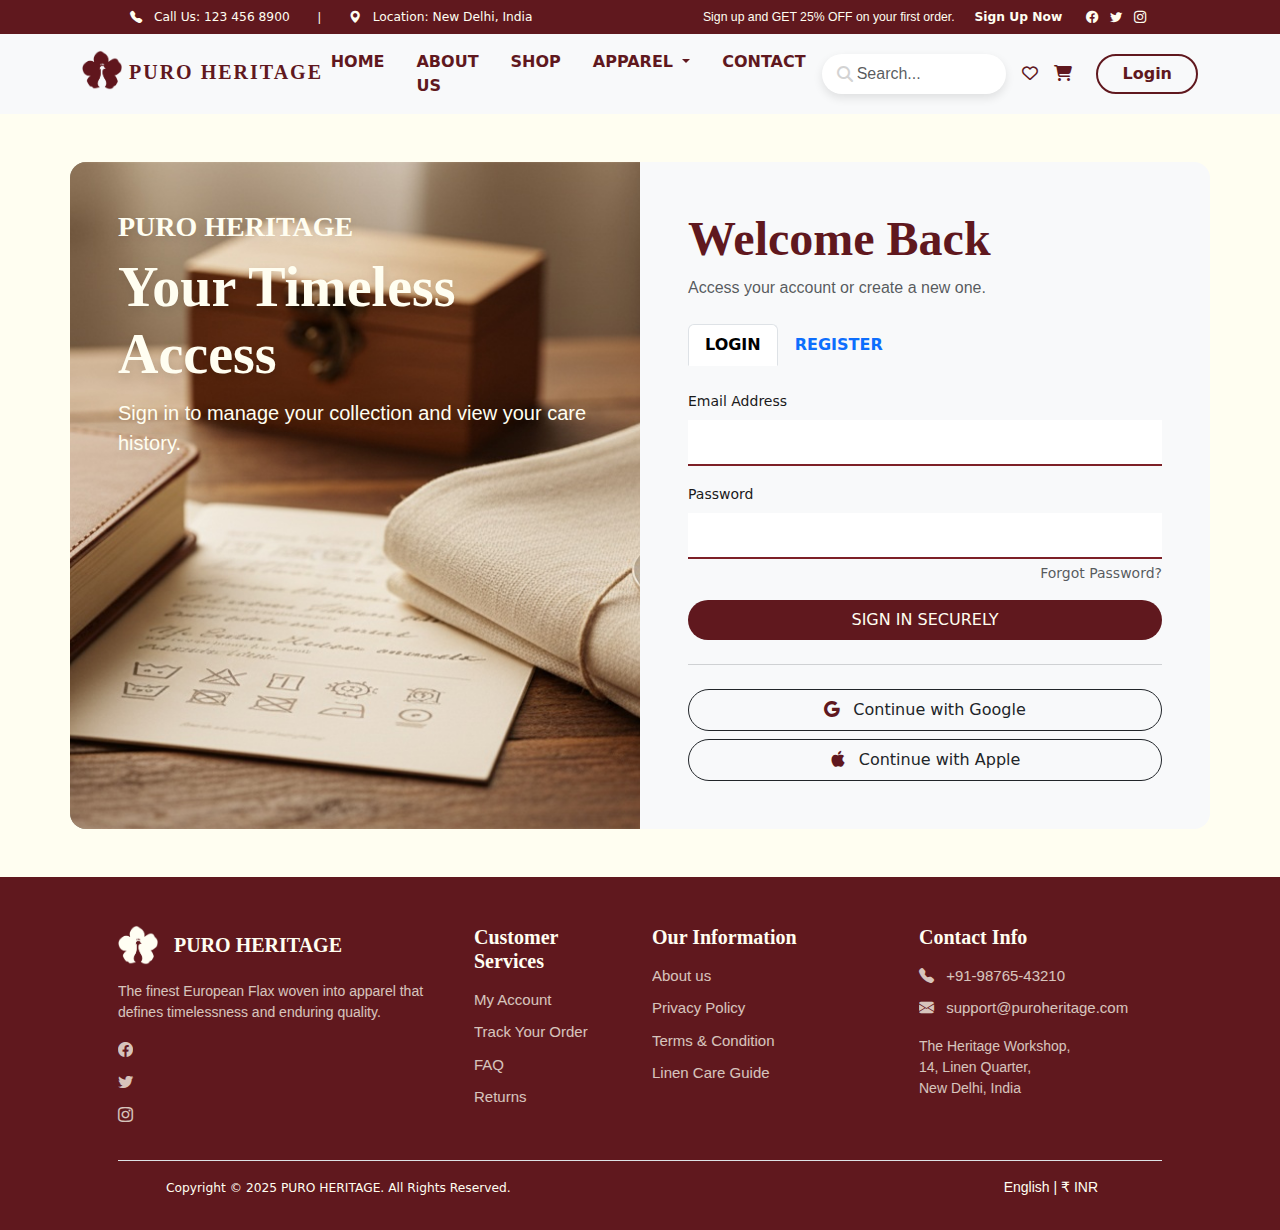
<file: login.html>
<!doctype html>
<html>
<head>
<meta charset="utf-8">
<meta name="viewport" content="width=device-width, initial-scale=1.0">
<title>Puro Heritage</title>
<link rel="stylesheet" href="https://cdnjs.cloudflare.com/ajax/libs/font-awesome/6.7.2/css/all.min.css">
<link rel="stylesheet" href="assets/bootstrap-5/css/bootstrap.css" type="text/css">
<link rel="stylesheet" href="assets/css/style.css" type="text/css">
<link rel="stylesheet" href="https://cdn.jsdelivr.net/npm/bootstrap-icons@1.11.3/font/bootstrap-icons.min.css">
<link rel="stylesheet" href="https://cdn.jsdelivr.net/npm/bootstrap-icons@1.11.3/font/bootstrap-icons.min.css">
<script src="https://cdnjs.cloudflare.com/ajax/libs/jquery/3.7.1/jquery.min.js" integrity="sha512-v2CJ7UaYy4JwqLDIrZUI/4hqeoQieOmAZNXBeQyjo21dadnwR+8ZaIJVT8EE2iyI61OV8e6M8PP2/4hpQINQ/g==" crossorigin="anonymous" referrerpolicy="no-referrer"></script> 
<script src="assets/bootstrap-5/js/bootstrap.js"></script>
</head>
<body>
    
<button onclick="topFunction()" id="myBtn" title="Go to top" class="">
        <i class="fa-solid fa-arrow-up text-white"></i>
    </button>
    
<header class="position-sticky top-0 z-2">
    
    <section class="py-2 bg-teal-color text-beige-color d-none d-md-block">
    <div class="container">
        <div class="row small px-5 justify-content-between">
        <div class="col-md-6 small">
            <a href="tel :123 456 8900" class="text-beige-color">
                <i class="bi bi-telephone-fill me-2 text-beige-color"></i>
            Call Us: 123 456 8900</a>
            <span class="ms-4">|</span>
            <i class="bi bi-geo-alt-fill me-2 ms-4 text-beige-color"></i>
            Location: New Delhi, India
        </div>
        <div class="social-login col-md-6 text-right text-beige-color small">
            <span class="me-3">Sign up and GET 25% OFF on your first order.</span>
            <a href="login.html" class="text-beige-color text-decoration-none fw-bold me-3 hover-text-teal">Sign Up Now</a>
            <a href="#">
                <i class="bi bi-facebook mx-1 text-beige-color"></i>
            </a>
            <a href="#">
                <i class="bi bi-twitter mx-1 text-beige-color"></i>
            </a>
            <a href="#">
                <i class="bi bi-instagram mx-1 text-beige-color"></i>
            </a>
        </div>
            </div>
    </div>
</section>
    
    <nav class="navbar navbar-expand-lg navbar-light bg-light">
        <div class="container">
            <a class="navbar-brand text-uppercase logo" href="#">
                <img src="assets/images/logo-2.png" alt="" width="40px" class="img-fluid mb-2"/>
                Puro Heritage
            </a>
            <button class="navbar-toggler" type="button" data-bs-toggle="collapse" data-bs-target="#navbarSupportedContent" aria-controls="navbarSupportedContent" aria-expanded="false" aria-label="Toggle navigation">
                <span class="navbar-toggler-icon"></span>
            </button>
            <div class="collapse navbar-collapse nav-custom" id="navbarSupportedContent">
                <ul class="navbar-nav m-auto mb-2 mb-lg-0">
                    <li class="nav-item navigation-link">
                        <a href="index.html" class="nav-link text-uppercase rounded-5 mx-2" role="button"> <strong>Home</strong>
                        </a>
                    </li>
                    <li class="nav-item navigation-link">
                        <a href="about-us.html" class="nav-link text-uppercase rounded-5 mx-2" role="button"> <strong>About Us</strong>
                        </a>
                    </li>
                    
                    <li class="nav-item navigation-link"> <a href="products.html" class="nav-link text-uppercase rounded-5 mx-2"> <strong>Shop</strong> </a> </li>
                    
                    <li class="nav-item navigation-link dropdown"> <a href="#" class="nav-link text-uppercase dropdown-toggle rounded-5 mx-2" id="navbardropDown" role="button" data-bs-toggle="dropdown" aria-expanded="false"> <strong>Apparel</strong> </a>
                        <ul class="dropdown-menu" aria-labelledby="navbarDropdown">
                            <li> <a href="products.html" class="dropdown-item">Men</a> </li>
                            <li> <a href="products.html" class="dropdown-item">Women</a> </li>
                            <li> <a href="products.html" class="dropdown-item">Co-ords</a> </li>
                        </ul>
                    </li>
                    
                    <li class="nav-item navigation-link"> <a href="contact-us.html" class=" nav-link text-uppercase rounded-5 mx-2"> <strong>contact</strong> </a> </li>
                </ul>
                <form class="d-flex">
        <div class="search-container">
        <input type="text" class="form-control search-input" placeholder="Search...">
        <i class="fas fa-search search-icon"></i>
      </div>
      </form>
                <div class="d-flex"> <a href="wishlist.html" class="text-decoration-none text-teal-color ms-3 me-3"><i class="fa-regular fa-heart"></i></a> <a href="checkout.html" class="text-decoration-none text-teal-color"><i class="fa-solid fa-cart-shopping"></i></a> </div>
            <a href="login.html" class="btn btn-creative px-4 ms-4">Login</a>
            </div>
            
        </div>
    </nav>
    
</header>
    
<section class="container my-5">
        <div class="row">
        <div class="col-lg-6 col-md-12 col-sm-12 login-pane-left text-beige-color p-5 animate__fade_in_left rounded-start-4" style="background-image: url('assets/images/login-img.jpg');">
            <h2 class="fw-bold fs-3"><a href="index.html" class="text-decoration-none text-beige-color text-shadow-dark">PURO HERITAGE</a></h2>
            <div class="mb-5">
                <h3 class="fw-bold display-4 text-shadow-dark">Your Timeless Access</h3>
                <p class="lead text-shadow-dark text-beige-color backdrop-filter">Sign in to manage your collection and view your care history.</p>
            </div>
        </div>

        <div class="col-lg-6 col-md-12 col-sm-12 bg-light p-5 animate__fade_in_right rounded-end-4">
            <div class="login-form-container">
                <h2 class="fw-bold display-5 text-teal-color mb-2" id="form-title">Welcome Back</h2>
                <p class="font-lato text-muted mb-4" id="form-subtitle">Access your account or create a new one.</p>

                <ul class="nav nav-tabs mb-4 border-0" id="loginRegisterTab" role="tablist">
                    <li class="nav-item" role="presentation">
                        <button class="nav-link active fw-bold tab-button" id="login-tab" data-bs-toggle="tab" data-bs-target="#login" type="submit" role="tab" aria-controls="login" aria-selected="true">LOGIN</button>
                    </li>
                    <li class="nav-item" role="presentation">
                        <button class="nav-link fw-bold tab-button" id="register-tab" data-bs-toggle="tab" data-bs-target="#register" type="button" role="tab" aria-controls="register" aria-selected="false">REGISTER</button>
                    </li>
                </ul>

                <div class="tab-content">
                    
                    <div class="tab-pane fade show active" id="login" role="tabpanel" aria-labelledby="login-tab">
                        <form>
                            <div class="mb-3">
                                <label for="loginEmail" class="form-label font-lato small text-teal-light">Email Address</label>
                                <input type="email" class="form-control form-control-custom" id="loginEmail" required>
                            </div>
                            <div class="mb-4">
                                <label for="loginPassword" class="form-label font-lato small text-teal-light">Password</label>
                                <input type="password" class="form-control form-control-custom" id="loginPassword" required>
                                <a href="#" class="float-end small text-muted text-decoration-none mt-1 hover-text-teal">Forgot Password?</a>
                            </div>
                            <button type="submit" class="btn btn-custom rounded-pill w-100 fw-bold py-2 hover-scale mt-3">SIGN IN SECURELY</button>
                        </form>
                    </div>

                    <div class="tab-pane fade" id="register" role="tabpanel" aria-labelledby="register-tab">
                        <form>
                            <div class="mb-3">
                                <label for="registerName" class="form-label font-lato small text-teal-light">Full Name</label>
                                <input type="text" class="form-control form-control-custom" id="registerName" required>
                            </div>
                            <div class="mb-3">
                                <label for="registerEmail" class="form-label font-lato small text-teal-light">Email Address</label>
                                <input type="email" class="form-control form-control-custom" id="registerEmail" required>
                            </div>
                            <div class="mb-4">
                                <label for="registerPassword" class="form-label font-lato small text-teal-light">Create Password</label>
                                <input type="password" class="form-control form-control-custom" id="registerPassword" required>
                            </div>
                            <button type="submit" class="btn btn-custom rounded-pill w-100 font-lato fw-bold py-2 hover-scale">CREATE ACCOUNT</button>
                        </form>
                    </div>
                </div>

                <hr class="my-4 text-muted">

                <button class="btn btn-outline-dark w-100 small py-2 mb-2 hover-up rounded-pill">
                    <i class="bi bi-google me-2"></i> Continue with Google
                </button>
                <button class="btn btn-outline-dark w-100 small py-2 hover-up rounded-pill">
                    <i class="bi bi-apple me-2"></i> Continue with Apple
                </button>

            </div>
        </div>
            </div>
    </section>
    
<footer class="bg-teal-color text-beige-color pb-3 pt-5">
    <section class="container px-5">
        <div class="row g-4">
            
            <div class="col-md-4">
                <div class="d-flex align-items-center mb-3">
                    <img src="assets/images/logo-3.png" alt="Puro Heritage Logo" class="footer-logo me-3">
                    <h5 class="fw-bold mb-0">PURO HERITAGE</h5>
                </div>
                <p class="small opacity-75 pe-4 text-beige-color">
                    The finest European Flax woven into apparel that defines timelessness and enduring quality.
                </p>
                <div class="footer-social-icons fs-5 mt-3">
                    <a href="#" class="opacity-75 me-3 hover-scale-icon"><i class="bi bi-facebook text-beige-color"></i></a>
                    <a href="#" class="opacity-75 me-3 hover-scale-icon"><i class="bi bi-twitter text-beige-color"></i></a>
                    <a href="#" class="opacity-75 me-3 hover-scale-icon"><i class="bi bi-instagram text-beige-color"></i></a>
                </div>
            </div>

            <div class="col-md-2">
                <h5 class="fw-bold mb-3">Customer Services</h5>
                <ul class="list-unstyled small opacity-75">
                    <li><a href="#" class="text-beige-color text-decoration-none hover-text-teal-light">My Account</a></li>
                    <li><a href="#" class="text-beige-color text-decoration-none hover-text-teal-light">Track Your Order</a></li>
                    <li><a href="#" class="text-beige-color text-decoration-none hover-text-teal-light">FAQ</a></li>
                    <li><a href="#" class="text-beige-color text-decoration-none hover-text-teal-light">Returns</a></li>
                </ul>
            </div>

            <div class="col-md-3">
                <h5 class="fw-bold mb-3">Our Information</h5>
                <ul class="list-unstyled small opacity-75">
                    <li><a href="about-us.html" class="text-beige-color text-decoration-none hover-text-teal-light">About us</a></li>
                    <li><a href="#" class="text-beige-color text-decoration-none hover-text-teal-light">Privacy Policy</a></li>
                    <li><a href="#" class="text-beige-color text-decoration-none hover-text-teal-light">Terms &amp; Condition</a></li>
                    <li><a href="care-guide.html" class="text-beige-color text-decoration-none hover-text-teal-light">Linen Care Guide</a></li>
                </ul>
            </div>

            <div class="col-md-3">
                <h5 class="fw-bold mb-3">Contact Info</h5>
                <p class="small opacity-75 mb-1 text-beige-color">
                    <a href="tel :123 456 7890">
                        <i class="bi bi-telephone-fill me-2 text-beige-color"></i> +91-98765-43210
                    </a>
                </p>
                <p class="font-lato small opacity-75 mb-1 text-beige-color">
                    <a href="mailto :support@puroheritage.com">
                        <i class="bi bi-envelope-fill me-2 text-beige-color"></i> support@puroheritage.com
                    </a>
                </p>    
                <p class="font-lato small opacity-75 mt-3 text-beige-color">
                    The Heritage Workshop,<br>
                    14, Linen Quarter, <br>
                    New Delhi, India
                </p>
            </div>
        </div>
 
    
    <div class="copyright-bar py-3 mt-4 border-top border-teal-light">
        <div class="container d-flex justify-content-between align-items-center small font-lato px-5">
            <small>Copyright © 2025 PURO HERITAGE. All Rights Reserved.</small>
            <div class="d-flex align-items-center">
                <span class="me-3">English | ₹ INR</span>
            </div>
        </div>
           </div>
    </section>
</footer>
    
<script>
        document.addEventListener('DOMContentLoaded', function() {
    const loginTab = document.getElementById('login-tab');
    const registerTab = document.getElementById('register-tab');
    const formTitle = document.getElementById('form-title');
    const formSubtitle = document.getElementById('form-subtitle');

    if (loginTab && registerTab && formTitle && formSubtitle) {
        
        // Listener for Login Tab
        loginTab.addEventListener('shown.bs.tab', function (e) {
            formTitle.textContent = 'Welcome Back';
            formSubtitle.textContent = 'Access your account or create a new one.';
        });

        // Listener for Register Tab
        registerTab.addEventListener('shown.bs.tab', function (e) {
            formTitle.textContent = 'Create Account';
            formSubtitle.textContent = 'Start your journey with Puro Heritage.';
        });
    }
});
    </script>
    
<script>
// Get the button
let mybutton = document.getElementById("myBtn");

// When the user scrolls down 20px from the top of the document, show the button
window.onscroll = function() {scrollFunction()};

function scrollFunction() {
  if (document.body.scrollTop > 20 || document.documentElement.scrollTop > 20) {
    mybutton.style.display = "block";
  } else {
    mybutton.style.display = "none";
  }
}

// When the user clicks on the button, scroll to the top of the document
function topFunction() {
  document.body.scrollTop = 0;
  document.documentElement.scrollTop = 0;
}
</script>
    
</body>
</html>
</file>
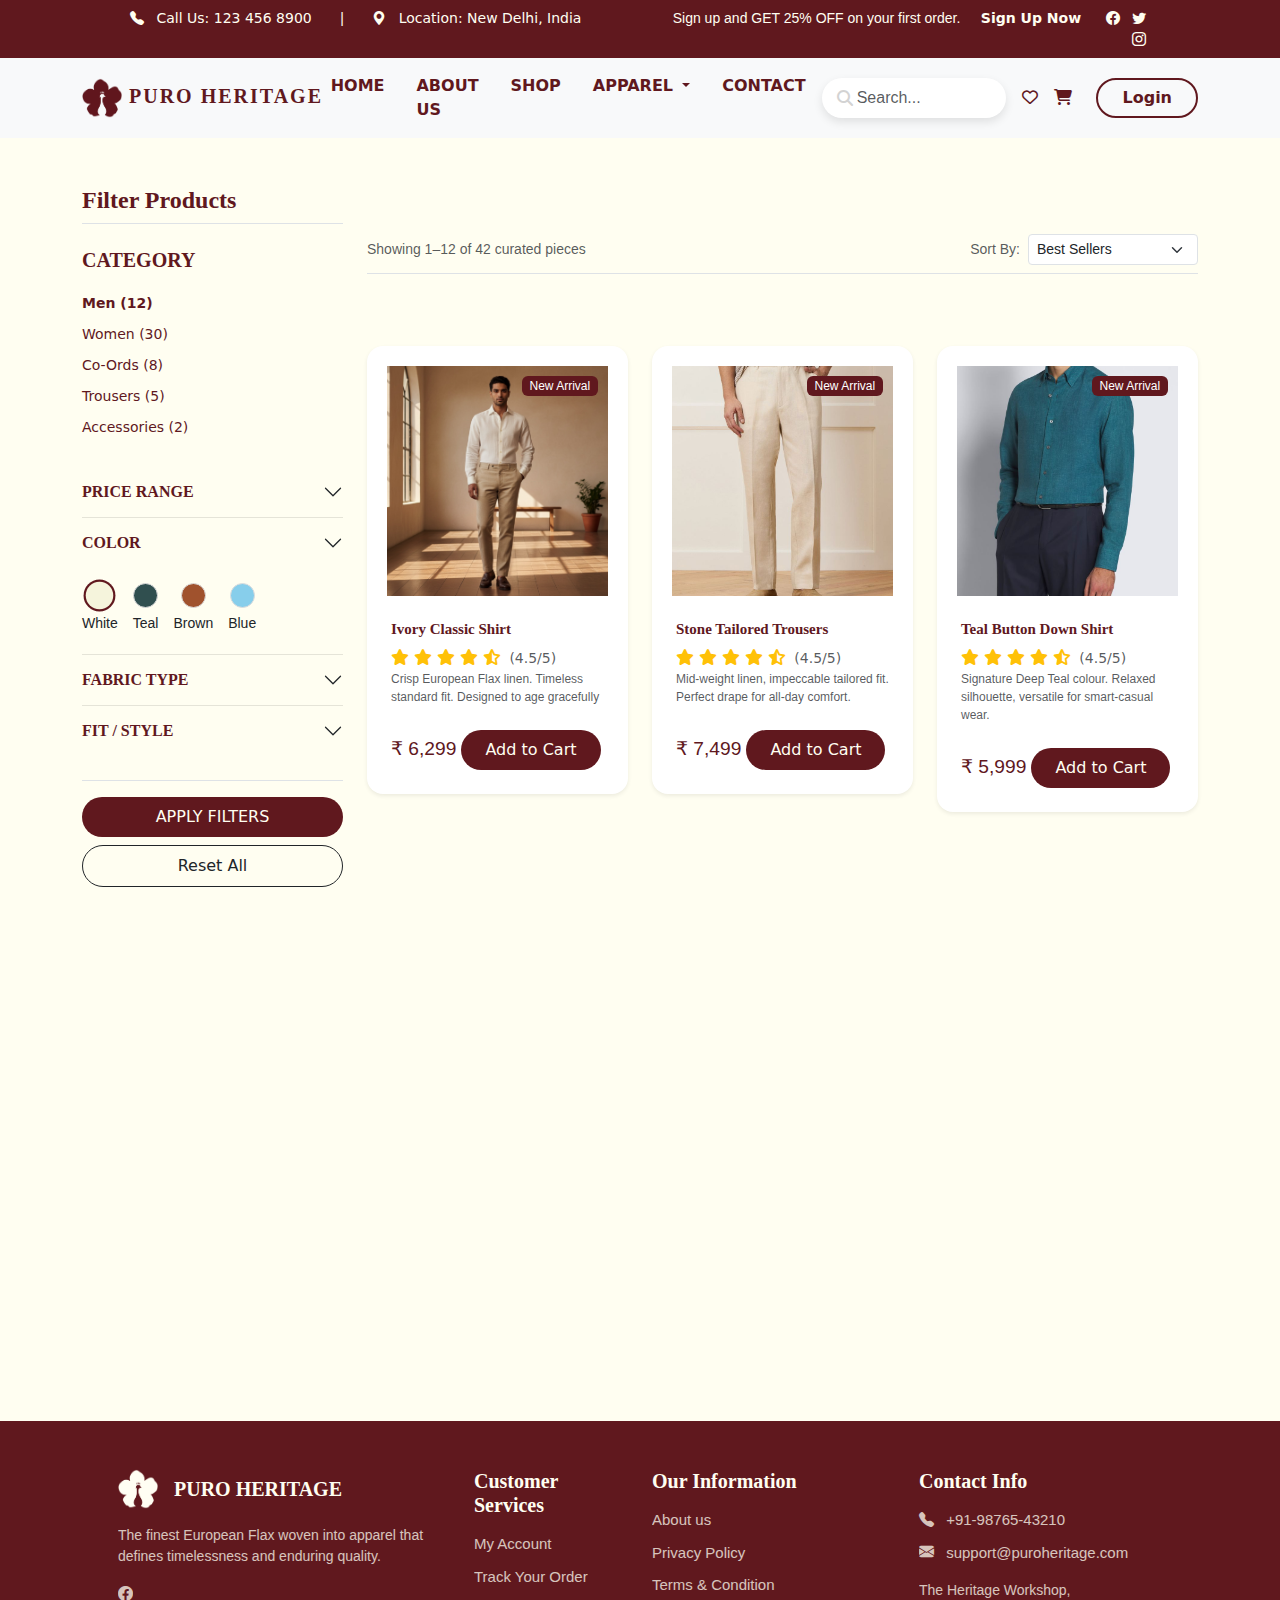
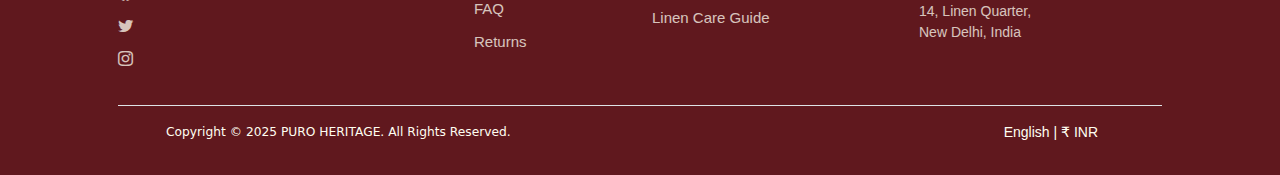
<file: products.html>
<!doctype html>
<html>
<head>
<meta charset="utf-8">
<meta name="viewport" content="width=device-width, initial-scale=1.0">
<title>Puro Heritage</title>
<link rel="stylesheet" href="https://cdnjs.cloudflare.com/ajax/libs/font-awesome/6.7.2/css/all.min.css">
<link rel="stylesheet" href="assets/bootstrap-5/css/bootstrap.css" type="text/css">
<link rel="stylesheet" href="assets/css/style.css" type="text/css">
    <link rel="stylesheet" href="https://cdn.jsdelivr.net/npm/bootstrap-icons@1.11.3/font/bootstrap-icons.min.css">
<script src="https://cdnjs.cloudflare.com/ajax/libs/jquery/3.7.1/jquery.min.js" integrity="sha512-v2CJ7UaYy4JwqLDIrZUI/4hqeoQieOmAZNXBeQyjo21dadnwR+8ZaIJVT8EE2iyI61OV8e6M8PP2/4hpQINQ/g==" crossorigin="anonymous" referrerpolicy="no-referrer"></script> 
<script src="assets/bootstrap-5/js/bootstrap.js"></script>
</head>

    <body>
    
        <button onclick="topFunction()" id="myBtn" title="Go to top" class="">
        <i class="fa-solid fa-arrow-up text-white"></i>
    </button>
        
        <header class="position-sticky top-0 z-2">
    
    <section class="py-2 bg-teal-color text-beige-color d-none d-md-block">
    <div class="container">
        <div class="row small px-5 justify-content-between">
        <div class="col-md-6">
            <a href="tel :123 456 8900" class="text-beige-color">
                <i class="bi bi-telephone-fill me-2 text-beige-color"></i>
            Call Us: 123 456 8900</a>
            <span class="ms-4">|</span>
            <i class="bi bi-geo-alt-fill me-2 ms-4 text-beige-color"></i>
            Location: New Delhi, India
        </div>
        <div class="social-login col-md-6 text-right text-beige-color">
            <span class="me-3">Sign up and GET 25% OFF on your first order.</span>
            <a href="login.html" class="text-beige-color text-decoration-none fw-bold me-3 hover-text-teal">Sign Up Now</a>
            <a href="#">
                <i class="bi bi-facebook mx-1 text-beige-color"></i>
            </a>
            <a href="#">
                <i class="bi bi-twitter mx-1 text-beige-color"></i>
            </a>
            <a href="#">
                <i class="bi bi-instagram mx-1 text-beige-color"></i>
            </a>
        </div>
            </div>
    </div>
</section>
    
    <nav class="navbar navbar-expand-lg navbar-light bg-light">
        <div class="container">
            <a class="navbar-brand text-uppercase logo" href="#">
                <img src="assets/images/logo-2.png" alt="" width="40px" class="img-fluid"/>
                Puro Heritage
            </a>
            <button class="navbar-toggler" type="button" data-bs-toggle="collapse" data-bs-target="#navbarSupportedContent" aria-controls="navbarSupportedContent" aria-expanded="false" aria-label="Toggle navigation">
                <span class="navbar-toggler-icon"></span>
            </button>
            <div class="collapse navbar-collapse nav-custom" id="navbarSupportedContent">
                <ul class="navbar-nav m-auto mb-2 mb-lg-0">
                    <li class="nav-item navigation-link">
                        <a href="index.html" class="nav-link text-uppercase rounded-5 mx-2" role="button"> <strong>Home</strong>
                        </a>
                    </li>
                    <li class="nav-item navigation-link">
                        <a href="about-us.html" class="nav-link text-uppercase rounded-5 mx-2" role="button"> <strong>About Us</strong>
                        </a>
                    </li>
                    
                    <li class="nav-item navigation-link"> <a href="products.html" class="nav-link text-uppercase rounded-5 mx-2"> <strong>Shop</strong> </a> </li>
                    
                    <li class="nav-item navigation-link dropdown"> <a href="#" class="nav-link text-uppercase dropdown-toggle rounded-5 mx-2" id="navbardropDown" role="button" data-bs-toggle="dropdown" aria-expanded="false"> <strong>Apparel</strong> </a>
                        <ul class="dropdown-menu" aria-labelledby="navbarDropdown">
                            <li> <a href="products.html" class="dropdown-item">Men</a> </li>
                            <li> <a href="products.html" class="dropdown-item">Women</a> </li>
                            <li> <a href="products.html" class="dropdown-item">Co-ords</a> </li>
                        </ul>
                    </li>
                    
                    <li class="nav-item navigation-link"> <a href="contact-us.html" class=" nav-link text-uppercase rounded-5 mx-2"> <strong>contact</strong> </a> </li>
                </ul>
                <form class="d-flex">
        <div class="search-container">
        <input type="text" class="form-control search-input" placeholder="Search...">
        <i class="fas fa-search search-icon"></i>
      </div>
      </form>
                <div class="d-flex"> <a href="wishlist.html" class="text-decoration-none text-teal-color ms-3 me-3"><i class="fa-regular fa-heart"></i></a> <a href="checkout.html" class="text-decoration-none text-teal-color"><i class="fa-solid fa-cart-shopping"></i></a> </div>
            <a href="login.html" class="btn btn-creative px-4 ms-4">Login</a>
            </div>
            
        </div>
    </nav>
    
</header>  
        
        <section class="container mt-5 animate__fade_in">
            <div class="row">
                <div class="col-lg-9 col-md-12 col-sm-12 order-2 mt-5">
                    <div class="d-flex justify-content-between align-items-center mb-4 pb-2 border-bottom animate__fade_in">
                        <p class="small text-muted mb-0">Showing 1–12 of 42 curated pieces</p>
                        <div class="d-flex align-items-center">
                            <span class="font-lato small text-muted me-2">Sort By:</span>
                            <select class="form-select form-select-sm font-lato" style="width: 170px;">
                                <option selected>Best Sellers</option>
                                <option value="1">New Arrivals</option>
                                <option value="2">Price: Low to High</option>
                                <option value="3">Price: High to Low</option>
                            </select>
                        </div>
                    </div>
                    
                    <div class="row mt-5">
                        <div class="col-lg-4 mt-4 col-md-6 col-sm-12 animate__slide_in_up">
                            <div class="card product-card border-0 rounded-4 shadow-sm product-card-custom">
                                <div class="position-relative">
                                    <span class="badge bg-teal-color badge-custom">New Arrival</span>
                                    <div class="overflow-hidden">
                                        <a href="selection.html">
                                            <img src="assets/images/Ivory-Classic-Shirt.jpg" class="card-img-top product-image-1" alt="Product Image">
                                        </a>
                                    </div>
                                </div>
                                <div class="card-body p-4">
                                    <h5 class="card-title text-teal-color" id="mycardtitle">Ivory Classic Shirt</h5>
                                    <div class="d-flex align-items-center">
                                        <div class="me-2">
                                            <i class="fas fa-star text-warning"></i>
                                            <i class="fas fa-star text-warning"></i>
                                            <i class="fas fa-star text-warning"></i>
                                            <i class="fas fa-star text-warning"></i>
                                            <i class="fas fa-star-half-alt text-warning"></i>
                                        </div>
                                        <small class="text-muted">(4.5/5)</small>
                                    </div>
                                    <p class="card-text text-muted mb-4" id="mycardtext">Crisp European Flax linen. Timeless standard fit. Designed to age gracefully</p>
                                    <div class="product-card-btn">
                                        <span class="price text-teal-color">₹ 6,299</span>
                                        <a href="checkout.html" target="_blank" class="btn btn-custom px-4 py-2 rounded-pill"> Add to Cart </a>
                                    </div>
                                </div>
                            </div>
                        </div>
                        
                        <div class="col-lg-4 mt-4 col-md-6 col-sm-12 animate__slide_in_up">
                            <div class="card product-card border-0 rounded-4 shadow-sm product-card-custom">
                                <div class="position-relative">
                                    <span class="badge bg-teal-color badge-custom">New Arrival</span>
                                    <div class="overflow-hidden">
                                        <a href="selection.html">
                                            <img src="assets/images/Stone-Tailored-Trousers.jpeg" class="card-img-top product-image-1" alt="Product Image">
                                        </a>
                                    </div>
                                </div>
                                <div class="card-body p-4">
                                    <h5 class="card-title fw-bold text-teal-color" id="mycardtitle">Stone Tailored Trousers</h5>
                                    <div class="d-flex align-items-center">
                                        <div class="me-2">
                                            <i class="fas fa-star text-warning"></i>
                                            <i class="fas fa-star text-warning"></i>
                                            <i class="fas fa-star text-warning"></i>
                                            <i class="fas fa-star text-warning"></i>
                                            <i class="fas fa-star-half-alt text-warning"></i>
                                        </div>
                                        <small class="text-muted">(4.5/5)</small>
                                    </div>
                                    <p class="card-text text-muted mb-4" id="mycardtext">Mid-weight linen, impeccable tailored fit. Perfect drape for all-day comfort.</p>
                                    <div class="product-card-btn">
                                        <span class="price text-teal-color">₹ 7,499</span>
                                        <a href="checkout.html" target="_blank" class="btn btn-custom px-4 py-2 rounded-pill"> Add to Cart </a>
                                    </div>
                                </div>
                            </div>
                        </div>
                        
                        <div class="col-lg-4 mt-4 col-md-6 col-sm-12 animate__slide_in_up">
                            <div class="card product-card border-0 rounded-4 shadow-sm product-card-custom">
                                <div class="position-relative">
                                    <span class="badge bg-teal-color badge-custom">New Arrival</span>
                                    <div class="overflow-hidden">
                                        <a href="selection.html">
                                            <img src="assets/images/Teal-Button-Down-Shirt.jpeg" class="card-img-top product-image-1" alt="Product Image">
                                        </a>
                                    </div>
                                </div>
                                <div class="card-body p-4">
                                    <h5 class="card-title fw-bold text-teal-color" id="mycardtitle">Teal Button Down Shirt</h5>
                                    <div class="d-flex align-items-center">
                                        <div class="me-2">
                                            <i class="fas fa-star text-warning"></i>
                                            <i class="fas fa-star text-warning"></i>
                                            <i class="fas fa-star text-warning"></i>
                                            <i class="fas fa-star text-warning"></i>
                                            <i class="fas fa-star-half-alt text-warning"></i>
                                        </div>
                                        <small class="text-muted">(4.5/5)</small>
                                    </div>
                                    <p class="card-text text-muted mb-4" id="mycardtext">Signature Deep Teal colour. Relaxed silhouette, versatile for smart-casual wear.</p>
                                    <div class="product-card-btn">
                                        <span class="price text-teal-color">₹ 5,999</span>
                                        <a href="checkout.html" target="_blank" class="btn btn-custom px-4 py-2 rounded-pill"> Add to Cart </a>
                                    </div>
                                </div>
                            </div>
                        </div>
                        
                        <div class="col-lg-4 mt-4 col-md-6 col-sm-12 animate__slide_in_up">
                            <div class="card product-card border-0 rounded-4 shadow-sm product-card-custom">
                                <div class="position-relative">
                                    <span class="badge bg-teal-color badge-custom">New Arrival</span>
                                    <div class="overflow-hidden">
                                        <a href="selection.html">
                                            <img src="assets/images/Deep-Brown-Cuban-Collar.jpeg" class="card-img-top product-image-1" alt="Product Image">
                                        </a>
                                    </div>
                                </div>
                                <div class="card-body p-4">
                                    <h5 class="card-title fw-bold text-teal-color" id="mycardtitle">Deep Brown Cuban Collar</h5>
                                    <div class="d-flex align-items-center">
                                        <div class="me-2">
                                            <i class="fas fa-star text-warning"></i>
                                            <i class="fas fa-star text-warning"></i>
                                            <i class="fas fa-star text-warning"></i>
                                            <i class="fas fa-star text-warning"></i>
                                            <i class="fas fa-star-half-alt text-warning"></i>
                                        </div>
                                        <small class="text-muted">(4.5/5)</small>
                                    </div>
                                    <p class="card-text text-muted mb-4" id="mycardtext">Relaxed fit shirt with an open Cuban collar. Ideal for effortless summer sophistication.</p>
                                    <div class="product-card-btn">
                                        <span class="price text-teal-color">₹ 5,799</span>
                                        <a href="checkout.html" target="_blank" class="btn btn-custom px-4 py-2 rounded-pill"> Add to Cart </a>
                                    </div>
                                </div>
                            </div>
                        </div>
                        
                        <div class="col-lg-4 mt-4 col-md-6 col-sm-12 animate__slide_in_up">
                            <div class="card product-card border-0 rounded-4 shadow-sm product-card-custom">
                                <div class="position-relative">
                                    <span class="badge bg-teal-color badge-custom">New Arrival</span>
                                    <div class="overflow-hidden">
                                        <a href="selection.html">
                                            <img src="assets/images/Handloom-Stripe-Shirt.jpeg" class="card-img-top product-image-1" alt="Product Image">
                                        </a>
                                    </div>
                                </div>
                                <div class="card-body p-4">
                                    <h5 class="card-title fw-bold text-teal-color" id="mycardtitle">Handloom Stripe Shirt</h5>
                                    <div class="d-flex align-items-center">
                                        <div class="me-2">
                                            <i class="fas fa-star text-warning"></i>
                                            <i class="fas fa-star text-warning"></i>
                                            <i class="fas fa-star text-warning"></i>
                                            <i class="fas fa-star text-warning"></i>
                                            <i class="fas fa-star-half-alt text-warning"></i>
                                        </div>
                                        <small class="text-muted">(4.5/5)</small>
                                    </div>
                                    <p class="card-text text-muted mb-4" id="mycardtext">Yarn-dyed stripe pattern. Crafted on a traditional loom for a unique heritage texture.</p>
                                    <div class="product-card-btn">
                                        <span class="price text-teal-color">₹ 6,599</span>
                                        <a href="checkout.html" target="_blank" class="btn btn-custom px-4 py-2 rounded-pill"> Add to Cart </a>
                                    </div>
                                </div>
                            </div>
                        </div>
                        
                        <div class="col-lg-4 mt-4 col-md-6 col-sm-12 animate__slide_in_up">
                            <div class="card product-card border-0 rounded-4 shadow-sm product-card-custom">
                                <div class="position-relative">
                                    <span class="badge bg-teal-color badge-custom">New Arrival</span>
                                    <div class="overflow-hidden">
                                        <a href="selection.html">
                                            <img src="assets/images/Navy-Linen-Shorts.jpeg" class="card-img-top product-image-1" alt="Product Image">
                                        </a>
                                    </div>
                                </div>
                                <div class="card-body p-4">
                                    <h5 class="card-title fw-bold text-teal-color" id="mycardtitle">Navy Linen Shorts</h5>
                                    <div class="d-flex align-items-center">
                                        <div class="me-2">
                                            <i class="fas fa-star text-warning"></i>
                                            <i class="fas fa-star text-warning"></i>
                                            <i class="fas fa-star text-warning"></i>
                                            <i class="fas fa-star text-warning"></i>
                                            <i class="fas fa-star-half-alt text-warning"></i>
                                        </div>
                                        <small class="text-muted">(4.5/5)</small>
                                    </div>
                                    <p class="card-text text-muted mb-4" id="mycardtext">Lightweight and breathable. Perfect for warm weather. Minimalist, clean design.</p>
                                    <div class="product-card-btn">
                                        <span class="price text-teal-color">₹ 4,899</span>
                                        <a href="checkout.html" target="_blank" class="btn btn-custom px-4 py-2 rounded-pill"> Add to Cart </a>
                                    </div>
                                </div>
                            </div>
                        </div>

                    </div>
                    
                    <nav aria-label="Page navigation" class="mt-5 pt-3 border-top animate__fade_in">
                        <ul class="pagination justify-content-center">
                            <li class="page-item disabled"><a class="page-link text-teal-color" href="#">Previous</a></li>
                            <li class="page-item"><a class="page-link bg-teal-color text-beige-color" href="#">1</a></li>
                            <li class="page-item"><a class="page-link text-teal-color" href="#">2</a></li>
                            <li class="page-item"><a class="page-link text-teal-color" href="#">3</a></li>
                            <li class="page-item"><a class="page-link text-teal-color" href="#">Next</a></li>
                        </ul>
                    </nav>     
                </div>
                
                <div class="col-lg-3">
                    <h2 class="text-teal-color fw-bold mb-4 border-bottom pb-2">Filter Products</h2>

                    <div class="filter-group mb-4">
                        <h5 class="filter-heading text-teal-color fw-bold mb-3">CATEGORY</h5>
                        <div class="category-list small">
                            <a href="#" class="filter-link active">Men (12)</a>
                            <a href="#" class="filter-link">Women (30)</a>
                            <a href="#" class="filter-link">Co-Ords (8)</a>
                            <a href="#" class="filter-link">Trousers (5)</a>
                            <a href="#" class="filter-link">Accessories (2)</a>
                        </div>
                    </div>
                    <div class="accordion accordion-flush" id="filterAccordion">
                        
                        <div class="accordion-item accordion-item-custom filter-card">
                            <h2 class="accordion-header" id="priceHeading">
                                <button class="accordion-button accordion-button-custom collapsed font-lato fw-bold text-teal-color" type="button" data-bs-toggle="collapse" data-bs-target="#collapsePrice" aria-expanded="false" aria-controls="collapsePrice">
                                    PRICE RANGE
                                </button>
                            </h2>
                            <div id="collapsePrice" class="accordion-collapse collapse" aria-labelledby="priceHeading" data-bs-parent="#filterAccordion">
                                <div class="accordion-body accordion-body-custom">
                                    <div class="price-slider-container">
                                        <input type="range" id="rng_inp" name="rng"  min="0" max="25000" value="2000" step="100" class="mt-5 mb-4 range">
                                        <div class="d-flex justify-content-between small mt-2 text-muted">
                                            <span id="rng">₹ 2,000</span>
                                            <span id="priceValue">₹ 25,000</span>
                                        </div>
                                    </div>
                                    <div class="mt-3">
                                        <div class="form-check">
                                            <input class="form-check-input" type="checkbox" value="1000-5000" id="range1">
                                            <label class="form-check-label small" for="range1">₹ 1,000 - ₹ 5,000</label>
                                        </div>
                                        <div class="form-check">
                                            <input class="form-check-input" type="checkbox" value="5000-10000" id="range2">
                                            <label class="form-check-label small" for="range2">₹ 5,000 - ₹ 10,000</label>
                                        </div>
                                    </div>
                                </div>
                            </div>
                        </div>

                        <div class="accordion-item accordion-item-custom filter-card">
                            <h2 class="accordion-header" id="colorHeading">
                                <button class="accordion-button accordion-button-custom collapsed font-lato fw-bold text-teal-color" type="button" data-bs-toggle="collapse" data-bs-target="#collapseColor" aria-expanded="false" aria-controls="collapseColor">
                                    COLOR
                                </button>
                            </h2>
                            <div id="collapseColor" class="accordion-collapse collapse show" aria-labelledby="colorHeading" data-bs-parent="#filterAccordion">
                                <div class="accordion-body accordion-body-custom d-flex flex-wrap">
                                    <div class="color-swatch-wrapper" title="Cloud White"><div class="color-swatch active" style="background-color: #f5f4dc; border: 2px solid var(--teal-dark);"></div><span class="small">White</span></div>
                                    <div class="color-swatch-wrapper" title="Deep Teal"><div class="color-swatch" style="background-color: #304f4f;"></div><span class="small">Teal</span></div>
                                    <div class="color-swatch-wrapper" title="Clay Brown"><div class="color-swatch" style="background-color: #A0522D;"></div><span class="small">Brown</span></div>
                                    <div class="color-swatch-wrapper" title="Sky Blue"><div class="color-swatch" style="background-color: #87CEEB;"></div><span class="small">Blue</span></div>
                                </div>
                            </div>
                        </div>
                        
                        <div class="accordion-item accordion-item-custom filter-card">
                            <h2 class="accordion-header" id="fabricHeading">
                                <button class="accordion-button accordion-button-custom collapsed font-lato fw-bold text-teal-color" type="button" data-bs-toggle="collapse" data-bs-target="#collapseFabric" aria-expanded="false" aria-controls="collapseFabric">
                                    FABRIC TYPE
                                </button>
                            </h2>
                            <div id="collapseFabric" class="accordion-collapse collapse" aria-labelledby="fabricHeading" data-bs-parent="#filterAccordion">
                                <div class="accordion-body accordion-body-custom">
                                    <div class="form-check">
                                        <input class="form-check-input" type="checkbox" value="european-flax" id="fab1">
                                        <label class="form-check-label small" for="fab1">European Flax Linen</label>
                                    </div>
                                    <div class="form-check">
                                        <input class="form-check-input" type="checkbox" value="organic-cotton" id="fab2">
                                        <label class="form-check-label small" for="fab2">Organic Cotton Blend</label>
                                    </div>
                                    <div class="form-check">
                                        <input class="form-check-input" type="checkbox" value="hemp-blend" id="fab3">
                                        <label class="form-check-label small" for="fab3">Hemp Blend</label>
                                    </div>
                                </div>
                            </div>
                        </div>

                        <div class="accordion-item accordion-item-custom filter-card">
                            <h2 class="accordion-header" id="fitHeading">
                                <button class="accordion-button accordion-button-custom collapsed font-lato fw-bold text-teal-color" type="button" data-bs-toggle="collapse" data-bs-target="#collapseFit" aria-expanded="false" aria-controls="collapseFit">
                                    FIT / STYLE
                                </button>
                            </h2>
                            <div id="collapseFit" class="accordion-collapse collapse" aria-labelledby="fitHeading" data-bs-parent="#filterAccordion">
                                <div class="accordion-body accordion-body-custom">
                                    <div class="form-check">
                                        <input class="form-check-input" type="radio" name="fit" id="fit1" checked>
                                        <label class="form-check-label small" for="fit1">Relaxed Fit</label>
                                    </div>
                                    <div class="form-check">
                                        <input class="form-check-input" type="radio" name="fit" id="fit2">
                                        <label class="form-check-label small" for="fit2">Regular Fit</label>
                                    </div>
                                    <div class="form-check">
                                        <input class="form-check-input" type="radio" name="fit" id="fit3">
                                        <label class="form-check-label small" for="fit3">Tailored</label>
                                    </div>
                                </div>
                            </div>
                        </div>
                        
                    </div>
                    <div class="mt-4 pt-3 border-top">
                        <a href="#" class="btn btn-custom w-100 py-2 mb-2 fw-bold rounded-pill">APPLY FILTERS</a>
                        <button href="#" class="btn btn-outline-dark w-100 py-2 small rounded-pill">Reset All</button>
                    </div>
                </div>
                
            </div>
        </section>
        
        <footer class="bg-teal-color text-beige-color pb-3 pt-5">
    <section class="container px-5">
        <div class="row g-4">
            
            <div class="col-md-4">
                <div class="d-flex align-items-center mb-3">
                    <img src="assets/images/logo-3.png" alt="Puro Heritage Logo" class="footer-logo me-3">
                    <h5 class="fw-bold mb-0">PURO HERITAGE</h5>
                </div>
                <p class="small opacity-75 pe-4 text-beige-color">
                    The finest European Flax woven into apparel that defines timelessness and enduring quality.
                </p>
                <div class="footer-social-icons fs-5 mt-3">
                    <a href="#" class="opacity-75 me-3 hover-scale-icon"><i class="bi bi-facebook text-beige-color"></i></a>
                    <a href="#" class="opacity-75 me-3 hover-scale-icon"><i class="bi bi-twitter text-beige-color"></i></a>
                    <a href="#" class="opacity-75 me-3 hover-scale-icon"><i class="bi bi-instagram text-beige-color"></i></a>
                </div>
            </div>

            <div class="col-md-2">
                <h5 class="fw-bold mb-3">Customer Services</h5>
                <ul class="list-unstyled small opacity-75">
                    <li><a href="#" class="text-beige-color text-decoration-none hover-text-teal-light">My Account</a></li>
                    <li><a href="#" class="text-beige-color text-decoration-none hover-text-teal-light">Track Your Order</a></li>
                    <li><a href="#" class="text-beige-color text-decoration-none hover-text-teal-light">FAQ</a></li>
                    <li><a href="#" class="text-beige-color text-decoration-none hover-text-teal-light">Returns</a></li>
                </ul>
            </div>

            <div class="col-md-3">
                <h5 class="fw-bold mb-3">Our Information</h5>
                <ul class="list-unstyled small opacity-75">
                    <li><a href="about-us.html" class="text-beige-color text-decoration-none hover-text-teal-light">About us</a></li>
                    <li><a href="#" class="text-beige-color text-decoration-none hover-text-teal-light">Privacy Policy</a></li>
                    <li><a href="#" class="text-beige-color text-decoration-none hover-text-teal-light">Terms &amp; Condition</a></li>
                    <li><a href="care-guide.html" class="text-beige-color text-decoration-none hover-text-teal-light">Linen Care Guide</a></li>
                </ul>
            </div>

            <div class="col-md-3">
                <h5 class="fw-bold mb-3">Contact Info</h5>
                <p class="small opacity-75 mb-1 text-beige-color">
                    <a href="tel :123 456 7890">
                        <i class="bi bi-telephone-fill me-2 text-beige-color"></i> +91-98765-43210
                    </a>
                </p>
                <p class="font-lato small opacity-75 mb-1 text-beige-color">
                    <a href="mailto :support@puroheritage.com">
                        <i class="bi bi-envelope-fill me-2 text-beige-color"></i> support@puroheritage.com
                    </a>
                </p>    
                <p class="font-lato small opacity-75 mt-3 text-beige-color">
                    The Heritage Workshop,<br>
                    14, Linen Quarter, <br>
                    New Delhi, India
                </p>
            </div>
        </div>
 
    
    <div class="copyright-bar py-3 mt-4 border-top border-teal-light">
        <div class="container d-flex justify-content-between align-items-center small font-lato px-5">
            <small>Copyright © 2025 PURO HERITAGE. All Rights Reserved.</small>
            <div class="d-flex align-items-center">
                <span class="me-3">English | ₹ INR</span>
            </div>
        </div>
           </div>
    </section>
</footer>
        
        <script>
               var rnginp = document.getElementById("rng_inp");
                var rinp = document.getElementById("rng");
                rinp.innerHTML = rnginp.value;
                
              
                 rnginp.oninput = function(){
                     rinp.innerHTML = this.value;
                };
        </script>
        
        <script>
        document.addEventListener('DOMContentLoaded', function() {
            
            // --- Scroll Animation Observer Logic ---
            const observer = new IntersectionObserver(entries => {
                entries.forEach(entry => {
                    if (entry.isIntersecting) {
                        const element = entry.target;
                        element.classList.add('show-element');
                        // Staggered effect: Adding a small delay to individual product cards
                        if (element.classList.contains('col-lg-4')) {
                            const index = Array.from(element.parentElement.children).indexOf(element);
                            element.style.transitionDelay = `${(index % 3) * 0.1}s`; 
                        }
                        observer.unobserve(element);
                    }
                });
            }, {
                threshold: 0.1 
            });

            // Set initial state (opacity 0 and slight translate Y for slide up) 
            document.querySelectorAll('.animate__fade_in, .animate__slide_in_up').forEach(element => {
                if (element.classList.contains('animate__slide_in_up')) {
                    element.style.transform = 'translateY(50px)';
                }
                element.style.opacity = '0'; 
                observer.observe(element);
            });
        });
    </script>
        
        <script>
// Get the button
let mybutton = document.getElementById("myBtn");

// When the user scrolls down 20px from the top of the document, show the button
window.onscroll = function() {scrollFunction()};

function scrollFunction() {
  if (document.body.scrollTop > 20 || document.documentElement.scrollTop > 20) {
    mybutton.style.display = "block";
  } else {
    mybutton.style.display = "none";
  }
}

// When the user clicks on the button, scroll to the top of the document
function topFunction() {
  document.body.scrollTop = 0;
  document.documentElement.scrollTop = 0;
}
</script>
        
    </body>
</html>
</file>
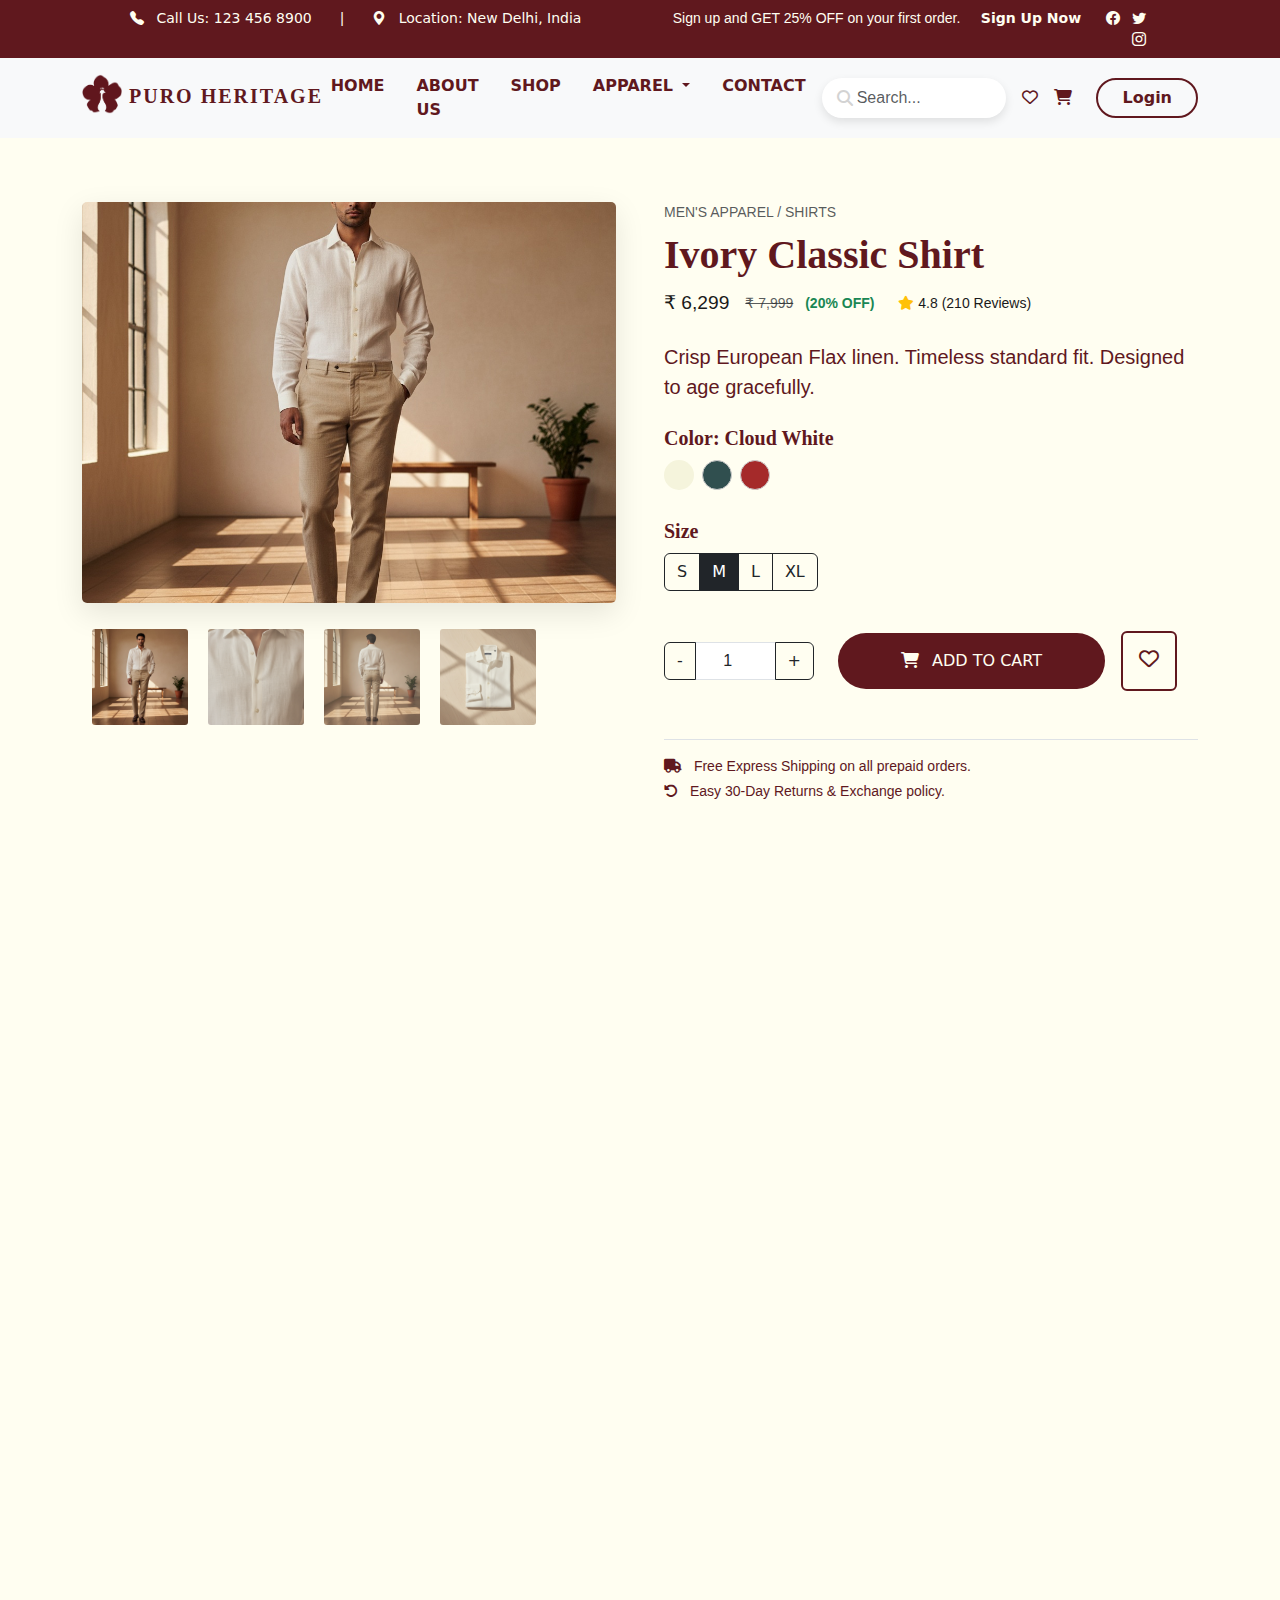
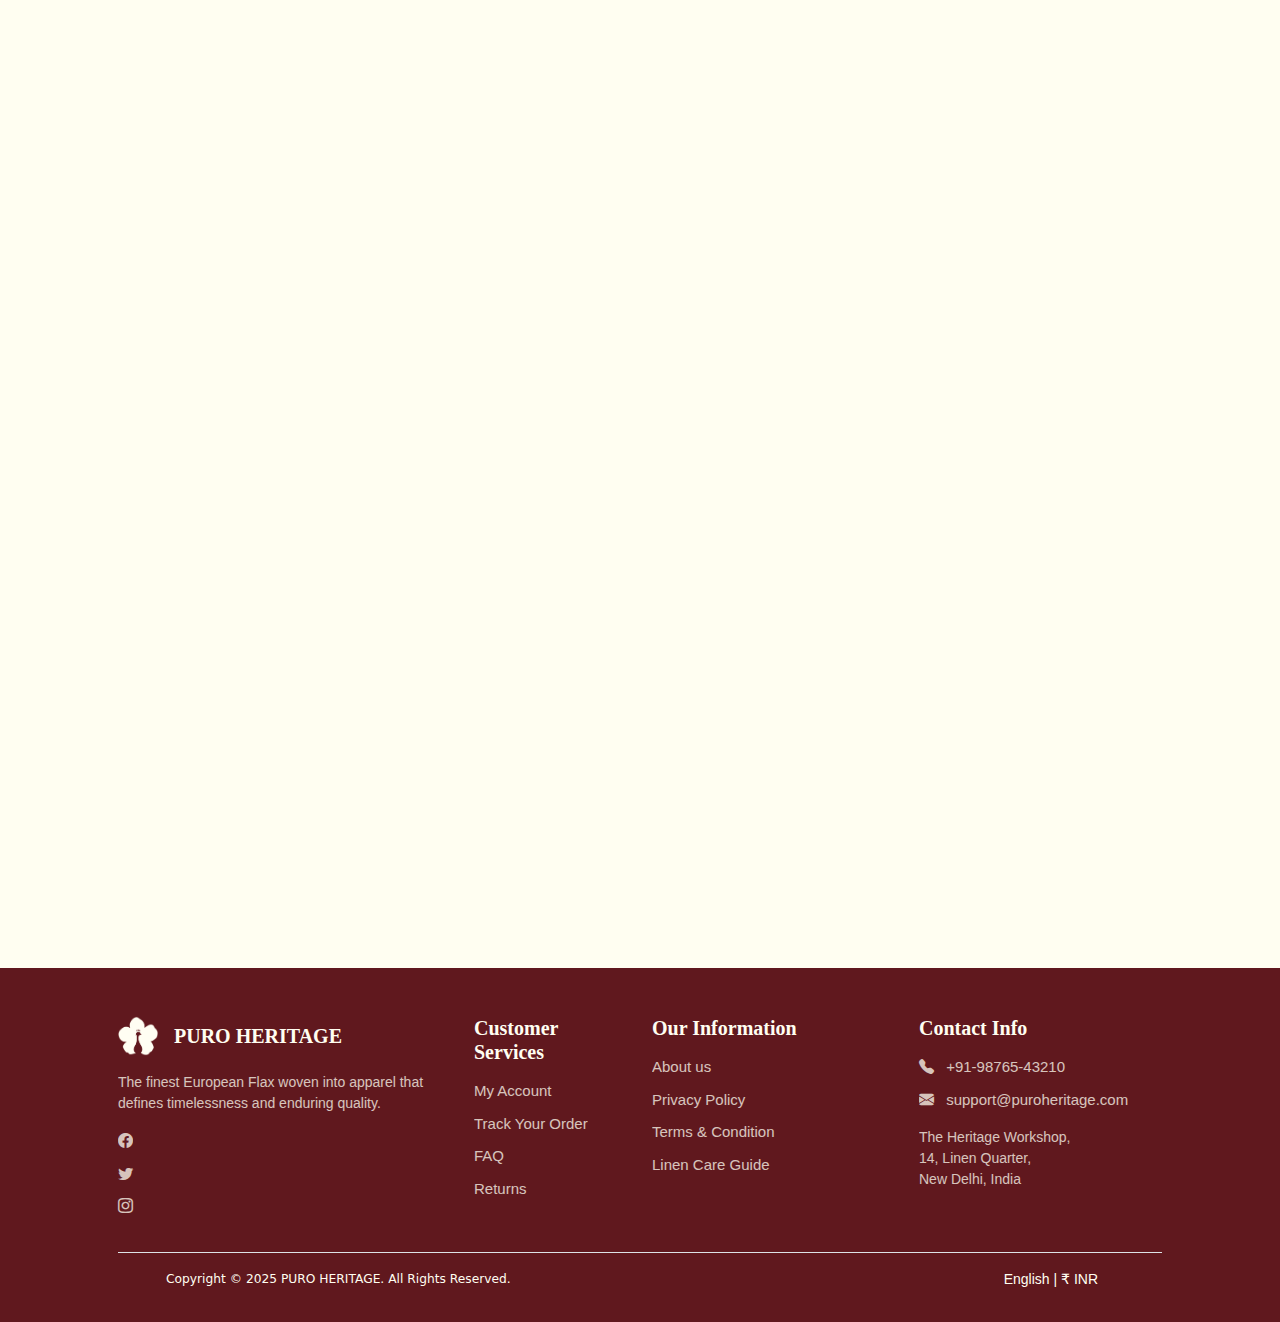
<file: selection.html>
<!doctype html>
<html>
    <head>
        <meta charset="utf-8">
        <meta name="viewport" content="width=device-width, initial-scale=1.0">
        <title>Puro Heritage</title>
        <link rel="stylesheet" href="https://cdnjs.cloudflare.com/ajax/libs/font-awesome/6.7.2/css/all.min.css">
        <link rel="stylesheet" href="assets/bootstrap-5/css/bootstrap.css" type="text/css">
        <link rel="stylesheet" href="assets/css/style.css" type="text/css">
        <link rel="stylesheet" href="https://cdn.jsdelivr.net/npm/bootstrap-icons@1.11.3/font/bootstrap-icons.min.css">
        <script src="https://cdnjs.cloudflare.com/ajax/libs/jquery/3.7.1/jquery.min.js" integrity="sha512-v2CJ7UaYy4JwqLDIrZUI/4hqeoQieOmAZNXBeQyjo21dadnwR+8ZaIJVT8EE2iyI61OV8e6M8PP2/4hpQINQ/g==" crossorigin="anonymous" referrerpolicy="no-referrer"></script> 
        <script src="assets/bootstrap-5/js/bootstrap.js"></script>
    </head>

        <body>
            
    <button onclick="topFunction()" id="myBtn" title="Go to top" class="">
        <i class="fa-solid fa-arrow-up text-white"></i>
    </button>
            
    <header class="position-sticky top-0 z-2">
    
    <section class="py-2 bg-teal-color text-beige-color d-none d-md-block">
    <div class="container">
        <div class="row small px-5 justify-content-between">
        <div class="col-md-6">
            <a href="tel :123 456 8900" class="text-beige-color">
                <i class="bi bi-telephone-fill me-2 text-beige-color"></i>
            Call Us: 123 456 8900</a>
            <span class="ms-4">|</span>
            <i class="bi bi-geo-alt-fill me-2 ms-4 text-beige-color"></i>
            Location: New Delhi, India
        </div>
        <div class="social-login col-md-6 text-right text-beige-color">
            <span class="me-3">Sign up and GET 25% OFF on your first order.</span>
            <a href="login.html" class="text-beige-color text-decoration-none fw-bold me-3 hover-text-teal">Sign Up Now</a>
            <a href="#">
                <i class="bi bi-facebook mx-1 text-beige-color"></i>
            </a>
            <a href="#">
                <i class="bi bi-twitter mx-1 text-beige-color"></i>
            </a>
            <a href="#">
                <i class="bi bi-instagram mx-1 text-beige-color"></i>
            </a>
        </div>
            </div>
    </div>
</section>
    
    <nav class="navbar navbar-expand-lg navbar-light bg-light">
        <div class="container">
            <a class="navbar-brand text-uppercase logo" href="#">
                <img src="assets/images/logo-2.png" alt="" width="40px" class="img-fluid mb-2"/>
                Puro Heritage
            </a>
            <button class="navbar-toggler" type="button" data-bs-toggle="collapse" data-bs-target="#navbarSupportedContent" aria-controls="navbarSupportedContent" aria-expanded="false" aria-label="Toggle navigation">
                <span class="navbar-toggler-icon"></span>
            </button>
            <div class="collapse navbar-collapse nav-custom" id="navbarSupportedContent">
                <ul class="navbar-nav m-auto mb-2 mb-lg-0">
                    <li class="nav-item navigation-link">
                        <a href="index.html" class="nav-link text-uppercase rounded-5 mx-2" role="button"> <strong>Home</strong>
                        </a>
                    </li>
                    <li class="nav-item navigation-link">
                        <a href="about-us.html" class="nav-link text-uppercase rounded-5 mx-2" role="button"> <strong>About Us</strong>
                        </a>
                    </li>
                    
                    <li class="nav-item navigation-link"> <a href="products.html" class="nav-link text-uppercase rounded-5 mx-2"> <strong>Shop</strong> </a> </li>
                    
                    <li class="nav-item navigation-link dropdown"> <a href="#" class="nav-link text-uppercase dropdown-toggle rounded-5 mx-2" id="navbardropDown" role="button" data-bs-toggle="dropdown" aria-expanded="false"> <strong>Apparel</strong> </a>
                        <ul class="dropdown-menu" aria-labelledby="navbarDropdown">
                            <li> <a href="products.html" class="dropdown-item">Men</a> </li>
                            <li> <a href="products.html" class="dropdown-item">Women</a> </li>
                            <li> <a href="products.html" class="dropdown-item">Co-ords</a> </li>
                        </ul>
                    </li>
                    
                    <li class="nav-item navigation-link"> <a href="contact-us.html" class=" nav-link text-uppercase rounded-5 mx-2"> <strong>contact</strong> </a> </li>
                </ul>
                <form class="d-flex">
        <div class="search-container">
        <input type="text" class="form-control search-input" placeholder="Search...">
        <i class="fas fa-search search-icon"></i>
      </div>
      </form>
                <div class="d-flex"> <a href="wishlist.html" class="text-decoration-none text-teal-color ms-3 me-3"><i class="fa-regular fa-heart"></i></a> <a href="checkout.html" class="text-decoration-none text-teal-color"><i class="fa-solid fa-cart-shopping"></i></a> </div>
            <a href="login.html" class="btn btn-creative px-4 ms-4">Login</a>
            </div>
            
        </div>
    </nav>
    
</header>
            
    <main>
        
        <section class="container my-5 py-3">
            <div class="row g-5 mb-5">
                <div class="col-lg-6 col-md-12 animate__pdp_element pdp-images-block animate__slide_in_up">
                    <div class="main-image-wrapper" id="imageWrapper">
                        <img src="assets/images/Ivory-Classic-Shirt.jpg" alt="Ivory-Classic-Shirt" class="main-image" id="mainImage">
                    </div>
                    <div class="d-flex justify-content-start flex-wrap">
                        <img src="assets/images/Ivory-Classic-Shirt.jpg" alt="Thumbnail 1" class="thumbnail m-2 active" onclick="changeImage(event, this.src)">
                        <img src="assets/images/front.png" alt="Thumbnail 2" class="thumbnail m-2" onclick="changeImage(event, this.src)">
                        <img src="assets/images/back.png" alt="Thumbnail 3" class="thumbnail m-2" onclick="changeImage(event, this.src)">
                        <img src="assets/images/lay-flat.png" alt="Thumbnail 4" class="thumbnail m-2" onclick="changeImage(event, this.src)">
                    </div>
                </div>
                <div class="col-lg-6 col-md-12 pdp-details-block animate__slide_in_up">
                    <p class="small text-muted mb-2 font-lato">MEN'S APPAREL / SHIRTS</p>
                    <h1 class="product-title text-teal-color font-garamond">Ivory Classic Shirt</h1>
                    <div class="d-flex align-items-center mb-4"> <span class="price me-3">₹ 6,299</span> <span class="text-muted small"> <s class="me-2">₹ 7,999</s> <span class="text-success fw-bold">(20% OFF)</span> </span> <span class="ms-4 small"> <i class="fas fa-star text-warning"></i> 4.8 (210 Reviews) </span> </div>
                    <p class="lead text-teal-color font-lato mb-4">Crisp European Flax linen. Timeless standard fit. Designed to age gracefully.</p>
                    <div class="mb-4">
                        <h5 class="text-teal-color font-lato fw-bold">Color: Cloud White</h5>
                        <div class="d-flex">
                            <div class="color-swatch me-2" style="width: 30px; height: 30px; border-radius: 50%; background-color: #f5f4dc; border: 2px solid var(--colo-maroon-default); cursor: pointer;" title="Cloud White"></div>
                            <div class="color-swatch me-2" style="width: 30px; height: 30px; border-radius: 50%; background-color: #304f4f; border: 1px solid #ccc; cursor: pointer;" title="Deep Teal"></div>
                            <div class="color-swatch" style="width: 30px; height: 30px; border-radius: 50%; background-color: #A52A2A; border: 1px solid #ccc; cursor: pointer;" title="Linen Red"></div>
                        </div>
                    </div>
                    <div class="mb-4">
                        <h5 class="text-teal-color fw-bold">Size</h5>
                        <div class="btn-group" role="group">
                            <input type="radio" class="btn-check" name="size" id="sizeS" autocomplete="off">
                            <label class="btn btn-outline-dark" for="sizeS">S</label>
                            <input type="radio" class="btn-check" name="size" id="sizeM" autocomplete="off" checked>
                            <label class="btn btn-outline-dark " for="sizeM">M</label>
                            <input type="radio" class="btn-check" name="size" id="sizeL" autocomplete="off">
                            <label class="btn btn-outline-dark" for="sizeL">L</label>
                            <input type="radio" class="btn-check" name="size" id="sizeXL" autocomplete="off">
                            <label class="btn btn-outline-dark" for="sizeXL">XL</label>
                        </div>
                    </div>
                    <div class="d-flex align-items-center mb-5 pt-3">
                        <div class="input-group me-4" style="width: 150px;">
                            <button class="btn btn-outline-dark" type="button" onclick="updateQuantity(-1)">-</button>
                            <input type="number" id="quantityInput" class="form-control text-center font-lato" value="1" min="1" max="50">
                            <button class="btn btn-outline-dark" type="button" onclick="updateQuantity(1)">+</button>
                        </div>
                        <a href="checkout.html" target="_blank" class="btn btn-custom w-50 py-3 me-3 fw-bold rounded-pill"> <i class="fa-solid fa-cart-shopping me-2 text-beige-color"></i> ADD TO CART </a>
                        <button class="btn p-3 secondary-btn fw-bold" title="Add to Wishlist"> <i class="fa-regular fa-heart fs-5"></i> </button>
                    </div>
                    <div class="border-top pt-3 mt-3 small text-muted font-lato">
                        <p class="mb-1"><i class="fa-solid fa-truck me-2 text-teal-light"></i> Free Express Shipping on all prepaid orders.</p>
                        <p class="mb-1"><i class="fa-solid fa-rotate-left me-2 text-teal-light"></i> Easy 30-Day Returns &amp; Exchange policy.</p>
                    </div>
                </div>
            </div>
        </section>
        
        <section class="container my-5 py-5 animate__slide_in_up pdp-tabs-block bg-light">
            <div class="row">
                <div class="col-lg-10 offset-lg-1">
                    <ul class="nav nav-tabs justify-content-center" id="pdpTabs" role="tablist">
                        <li class="nav-item" role="presentation"> <a class="nav-link text-btn active text-teal-color" id="desc-tab" data-bs-toggle="tab" data-bs-target="#description" type="button" role="tab" aria-controls="description" aria-selected="true">DETAIL &amp; FIT</a> </li>
                        <li class="nav-item" role="presentation"> <a class="nav-link text-btn text-teal-color" id="care-tab" data-bs-toggle="tab" data-bs-target="#care" type="button" role="tab" aria-controls="care" aria-selected="false">CARE &amp; FABRIC</a> </li>
                        <li class="nav-item" role="presentation"> <a class="nav-link text-btn text-teal-color" id="reviews-tab" data-bs-toggle="tab" data-bs-target="#reviews" type="button" role="tab" aria-controls="reviews" aria-selected="false">REVIEWS (210)</a> </li>
                    </ul>
                    <div class="tab-content border-top pt-4" id="pdpTabsContent">
                        <div class="tab-pane fade show active" id="description" role="tabpanel" aria-labelledby="desc-tab">
                            <h4 class="fw-bold text-teal-color mb-3">Architectural Simplicity</h4>
                            <p>The Cloud Shirt embodies the Puro Heritage ethos: combining structured design with natural comfort. Its relaxed fit ensures maximum airflow, making it an essential piece for year-round luxury. The meticulous single-stitch detailing speaks to the quality of craft, designed to last not just seasons, but decades.</p>
                            <h5 class="fw-bold mt-4 text-teal-color">Fit Highlights:</h5>
                            <ul>
                                <li>Relaxed, yet defined silhouette, easy to layer.</li>
                                <li>Classic collar and cuff design.</li>
                                <li>Finely stitched seams for minimal bulk.</li>
                            </ul>
                        </div>
                        <div class="tab-pane fade" id="care" role="tabpanel" aria-labelledby="care-tab">
                            <h4 class="fw-bold text-teal-color mb-3">European Linen Care</h4>
                            <p>Fabric: 100% European Flax Linen. The gold standard in quality and sustainability.</p>
                            <h5 class="fw-bold mt-4 text-teal-color">Washing Instructions:</h5>
                            <ol>
                                <li>Machine wash cold with similar colors.</li>
                                <li>Tumble dry low or line dry (preferred) to maintain natural structure.</li>
                                <li>Iron on medium heat if needed; the charm of linen lies in its natural crinkles.</li>
                            </ol>
                        </div>
                        <div class="tab-pane fade" id="reviews" role="tabpanel" aria-labelledby="reviews-tab">
                            <h4 class="fw-bold text-teal-color mb-3">Customer Testimonials</h4>
                            <div class="border p-3 mb-3 bg-white">
                                <p class="mb-1 fw-bold">Ananya S. <span class="small text-muted ms-3">on 15th Oct, 2025</span></p>
                                <div class="text-warning small mb-2"><i class="fas fa-star"></i><i class="fas fa-star"></i><i class="fas fa-star"></i><i class="fas fa-star"></i><i class="fas fa-star"></i></div>
                                <p class="mb-0">"The quality is exceptional. It softens beautifully after every wash. Worth every penny."</p>
                            </div>
                            <a href="#" class="btn btn-outline-dark mt-3">Read All 30 Reviews</a> </div>
                    </div>
                </div>
            </div>
        </section>
        
        <section class="container mt-5 pt-5 pb-5">
            <h2 class="text-center font-garamond fw-bold text-teal-color mb-5 animate__slide_in_up pdp-tabs-block">You Might Also Like</h2>
            <div class="row">
                
                <div class="col-lg-4 mt-4 col-md-6 col-sm-12 animate__slide_in_up">
                    <div class="card product-card border-0 rounded-4 shadow-sm">
                        <div class="position-relative">
                            <span class="badge bg-teal-color badge-custom">New Arrival</span>
                            <div class="overflow-hidden">
                                <a href="selection.html">
                                    <img src="assets/images/Ivory-Classic-Shirt.jpg" class="card-img-top product-image-1" alt="Product Image">
                                </a>
                            </div>
                        </div>
                        <div class="card-body p-4">
                            <h5 class="card-title fw-bold text-teal-color">Ivory Classic Shirt</h5>
                            <div class="d-flex align-items-center">
                                <div class="me-2">
                                    <i class="fas fa-star text-warning"></i>
                                    <i class="fas fa-star text-warning"></i>
                                    <i class="fas fa-star text-warning"></i>
                                    <i class="fas fa-star text-warning"></i>
                                    <i class="fas fa-star-half-alt text-warning"></i>
                                </div>
                                <small class="text-muted">(4.5/5)</small>
                            </div>
                            <p class="card-text text-muted mb-4">Crisp European Flax linen. Timeless standard fit. Designed to age gracefully</p>
                            <div class="product-card-btn">
                                <span class="price text-teal-color">₹ 6,299</span>
                                <a href="checkout.html" target="_blank" class="btn btn-custom px-4 py-2 rounded-pill"> Add to Cart </a>
                            </div>
                        </div>
                    </div>
                </div>
                
                <div class="col-lg-4 mt-4 col-md-6 col-sm-12 animate__slide_in_up">
                    <div class="card product-card border-0 rounded-4 shadow-sm">
                        <div class="position-relative">
                            <span class="badge bg-teal-color badge-custom">New Arrival</span>
                            <div class="overflow-hidden">
                                <a href="selection.html">
                                    <img src="assets/images/Stone-Tailored-Trousers.jpeg" class="card-img-top product-image-1" alt="Product Image">
                                </a>
                            </div>
                        </div>
                        <div class="card-body p-4">
                            <h5 class="card-title fw-bold text-teal-color">Stone Tailored Trousers</h5>
                            <div class="d-flex align-items-center">
                                <div class="me-2">
                                    <i class="fas fa-star text-warning"></i>
                                    <i class="fas fa-star text-warning"></i>
                                    <i class="fas fa-star text-warning"></i>
                                    <i class="fas fa-star text-warning"></i>
                                    <i class="fas fa-star-half-alt text-warning"></i>
                                </div>
                                <small class="text-muted">(4.5/5)</small>
                            </div>
                            <p class="card-text text-muted mb-4">Mid-weight linen, impeccable tailored fit. Perfect drape for all-day comfort.</p>
                            <div class="product-card-btn">
                                <span class="price text-teal-color">₹ 7,499</span>
                                <a href="checkout.html" target="_blank" class="btn btn-custom px-4 py-2 rounded-pill"> Add to Cart </a>
                            </div>
                        </div>
                    </div>
                </div>
                        
                <div class="col-lg-4 mt-4 col-md-6 col-sm-12 animate__slide_in_up">
                    <div class="card product-card border-0 rounded-4 shadow-sm">
                        <div class="position-relative">
                            <span class="badge bg-teal-color badge-custom">New Arrival</span>
                            <div class="overflow-hidden">
                                <a href="selection.html">
                                    <img src="assets/images/Teal-Button-Down-Shirt.jpeg" class="card-img-top product-image-1" alt="Product Image">
                                </a>
                            </div>
                        </div>
                        <div class="card-body p-4">
                            <h5 class="card-title fw-bold text-teal-color">Teal Button Down Shirt</h5>
                            <div class="d-flex align-items-center">
                                <div class="me-2">
                                    <i class="fas fa-star text-warning"></i>
                                    <i class="fas fa-star text-warning"></i>
                                    <i class="fas fa-star text-warning"></i>
                                    <i class="fas fa-star text-warning"></i>
                                    <i class="fas fa-star-half-alt text-warning"></i>
                                </div>
                                <small class="text-muted">(4.5/5)</small>
                            </div>
                            <p class="card-text text-muted mb-4">Signature Deep Teal colour. Relaxed silhouette, versatile for smart-casual wear.</p>
                            <div class="product-card-btn">
                                <span class="price text-teal-color">₹ 5,999</span>
                                <a href="checkout.html" target="_blank" class="btn btn-custom px-4 py-2 rounded-pill"> Add to Cart </a>
                            </div>
                        </div>
                    </div>
                </div>
                <div class="col-lg-4 mt-4 col-md-6 col-sm-12 animate__slide_in_up">
                    <div class="card product-card border-0 rounded-4 shadow-sm">
                        <div class="position-relative">
                            <span class="badge bg-teal-color badge-custom">New Arrival</span>
                            <div class="overflow-hidden">
                                <a href="selection.html">
                                    <img src="assets/images/Deep-Brown-Cuban-Collar.jpeg" class="card-img-top product-image-1" alt="Product Image">
                                </a>
                            </div>
                        </div>
                        <div class="card-body p-4">
                            <h5 class="card-title fw-bold text-teal-color">Deep Brown Cuban Collar</h5>
                            <div class="d-flex align-items-center">
                                <div class="me-2">
                                    <i class="fas fa-star text-warning"></i>
                                    <i class="fas fa-star text-warning"></i>
                                    <i class="fas fa-star text-warning"></i>
                                    <i class="fas fa-star text-warning"></i>
                                    <i class="fas fa-star-half-alt text-warning"></i>
                                </div>
                                <small class="text-muted">(4.5/5)</small>
                            </div>
                            <p class="card-text text-muted mb-4">Relaxed fit shirt with an open Cuban collar. Ideal for effortless summer sophistication.</p>
                            <div class="product-card-btn">
                                <span class="price text-teal-color">₹ 5,799</span>
                                <a href="checkout.html" target="_blank" class="btn btn-custom px-4 py-2 rounded-pill"> Add to Cart </a>
                            </div>
                        </div>
                    </div>
                </div>
                <div class="col-lg-4 mt-4 col-md-6 col-sm-12 animate__slide_in_up">
                    <div class="card product-card border-0 rounded-4 shadow-sm">
                        <div class="position-relative">
                            <span class="badge bg-teal-color badge-custom">New Arrival</span>
                            <div class="overflow-hidden">
                                <a href="selection.html">
                                    <img src="assets/images/Handloom-Stripe-Shirt.jpeg" class="card-img-top product-image-1" alt="Product Image">
                                </a>
                            </div>
                        </div>
                        <div class="card-body p-4">
                            <h5 class="card-title fw-bold text-teal-color">Handloom Stripe Shirt</h5>
                            <div class="d-flex align-items-center">
                                <div class="me-2">
                                    <i class="fas fa-star text-warning"></i>
                                    <i class="fas fa-star text-warning"></i>
                                    <i class="fas fa-star text-warning"></i>
                                    <i class="fas fa-star text-warning"></i>
                                    <i class="fas fa-star-half-alt text-warning"></i>
                                </div>
                                <small class="text-muted">(4.5/5)</small>
                            </div>
                            <p class="card-text text-muted mb-4">Yarn-dyed stripe pattern. Crafted on a traditional loom for a unique heritage texture.</p>
                            <div class="product-card-btn">
                                <span class="price text-teal-color">₹ 6,599</span>
                                <a href="checkout.html" target="_blank" class="btn btn-custom px-4 py-2 rounded-pill"> Add to Cart </a>
                            </div>
                        </div>
                    </div>
                </div>
                <div class="col-lg-4 mt-4 col-md-6 col-sm-12 animate__slide_in_up">
                    <div class="card product-card border-0 rounded-4 shadow-sm">
                        <div class="position-relative">
                            <span class="badge bg-teal-color badge-custom">New Arrival</span>
                            <div class="overflow-hidden">
                                <a href="selection.html">
                                    <img src="assets/images/Navy-Linen-Shorts.jpeg" class="card-img-top product-image-1" alt="Product Image">
                                </a>
                            </div>
                        </div>
                        <div class="card-body p-4">
                            <h5 class="card-title fw-bold text-teal-color">Navy Linen Shorts</h5>
                            <div class="d-flex align-items-center">
                                <div class="me-2">
                                    <i class="fas fa-star text-warning"></i>
                                    <i class="fas fa-star text-warning"></i>
                                    <i class="fas fa-star text-warning"></i>
                                    <i class="fas fa-star text-warning"></i>
                                    <i class="fas fa-star-half-alt text-warning"></i>
                                </div>
                                <small class="text-muted">(4.5/5)</small>
                            </div>
                            <p class="card-text text-muted mb-4">Lightweight and breathable. Perfect for warm weather. Minimalist, clean design.</p>
                            <div class="product-card-btn">
                                <span class="price text-teal-color">₹ 4,899</span>
                                <a href="checkout.html" target="_blank" class="btn btn-custom px-4 py-2 rounded-pill"> Add to Cart </a>
                            </div>
                        </div>
                    </div>
                </div>
                
                
                
                
            </div>
        </section>
        
    </main>
            
    <footer class="bg-teal-color text-beige-color pb-3 pt-5">
    <section class="container px-5">
        <div class="row g-4">
            
            <div class="col-md-4">
                <div class="d-flex align-items-center mb-3">
                    <img src="assets/images/logo-3.png" alt="Puro Heritage Logo" class="footer-logo me-3">
                    <h5 class="fw-bold mb-0">PURO HERITAGE</h5>
                </div>
                <p class="small opacity-75 pe-4 text-beige-color">
                    The finest European Flax woven into apparel that defines timelessness and enduring quality.
                </p>
                <div class="footer-social-icons fs-5 mt-3">
                    <a href="#" class="opacity-75 me-3 hover-scale-icon"><i class="bi bi-facebook text-beige-color"></i></a>
                    <a href="#" class="opacity-75 me-3 hover-scale-icon"><i class="bi bi-twitter text-beige-color"></i></a>
                    <a href="#" class="opacity-75 me-3 hover-scale-icon"><i class="bi bi-instagram text-beige-color"></i></a>
                </div>
            </div>

            <div class="col-md-2">
                <h5 class="fw-bold mb-3">Customer Services</h5>
                <ul class="list-unstyled small opacity-75">
                    <li><a href="#" class="text-beige-color text-decoration-none hover-text-teal-light">My Account</a></li>
                    <li><a href="#" class="text-beige-color text-decoration-none hover-text-teal-light">Track Your Order</a></li>
                    <li><a href="#" class="text-beige-color text-decoration-none hover-text-teal-light">FAQ</a></li>
                    <li><a href="#" class="text-beige-color text-decoration-none hover-text-teal-light">Returns</a></li>
                </ul>
            </div>

            <div class="col-md-3">
                <h5 class="fw-bold mb-3">Our Information</h5>
                <ul class="list-unstyled small opacity-75">
                    <li><a href="about-us.html" class="text-beige-color text-decoration-none hover-text-teal-light">About us</a></li>
                    <li><a href="#" class="text-beige-color text-decoration-none hover-text-teal-light">Privacy Policy</a></li>
                    <li><a href="#" class="text-beige-color text-decoration-none hover-text-teal-light">Terms &amp; Condition</a></li>
                    <li><a href="care-guide.html" class="text-beige-color text-decoration-none hover-text-teal-light">Linen Care Guide</a></li>
                </ul>
            </div>

            <div class="col-md-3">
                <h5 class="fw-bold mb-3">Contact Info</h5>
                <p class="small opacity-75 mb-1 text-beige-color">
                    <a href="tel :123 456 7890">
                        <i class="bi bi-telephone-fill me-2 text-beige-color"></i> +91-98765-43210
                    </a>
                </p>
                <p class="font-lato small opacity-75 mb-1 text-beige-color">
                    <a href="mailto :support@puroheritage.com">
                        <i class="bi bi-envelope-fill me-2 text-beige-color"></i> support@puroheritage.com
                    </a>
                </p>    
                <p class="font-lato small opacity-75 mt-3 text-beige-color">
                    The Heritage Workshop,<br>
                    14, Linen Quarter, <br>
                    New Delhi, India
                </p>
            </div>
        </div>
 
    
    <div class="copyright-bar py-3 mt-4 border-top border-teal-light">
        <div class="container d-flex justify-content-between align-items-center small font-lato px-5">
            <small>Copyright © 2025 PURO HERITAGE. All Rights Reserved.</small>
            <div class="d-flex align-items-center">
                <span class="me-3">English | ₹ INR</span>
            </div>
        </div>
           </div>
    </section>
</footer>
    
    <!--animation--> 
    
    <script>
        document.addEventListener('DOMContentLoaded', function() {
    
    // --- Scroll Animation Observer ---
    const observer = new IntersectionObserver(entries => {
        entries.forEach(entry => {
            if (entry.isIntersecting) {
                const element = entry.target;
                
                // Add show-element class to trigger CSS transition
                element.classList.add('show-element');
                observer.unobserve(element);
            }
        });
    }, {
        threshold: 0.1 
    });

    // Observe all scroll-animated sections
    document.querySelectorAll('.animate__slide_in_up, .animate__fade_in, .animate__fade_in_down').forEach(element => {
        // Set initial state for slide-up animation
        if (element.classList.contains('animate__slide_in_up')) {
            element.style.transform = 'translateY(50px)';
        }
        element.style.opacity = '0'; 
        observer.observe(element);
    });
});
    </script> 
            
    <script>
    // --- Image Change Logic ---
    function changeImage(event, src) {
        document.getElementById('mainImage').src = src;
        document.querySelectorAll('.thumbnail').forEach(thumb => thumb.classList.remove('active'));
        event.currentTarget.classList.add('active'); 
    }
    
    // --- Quantity Controls Logic ---
    function updateQuantity(delta) {
        const inputElement = document.getElementById("quantityInput");
        let currentValue = parseInt(inputElement.value);
        let newValue = currentValue + delta;

        if (newValue >= 1) {
            inputElement.value = newValue;
        }
    }
</script>  
            
    <script>
// Get the button
let mybutton = document.getElementById("myBtn");

// When the user scrolls down 20px from the top of the document, show the button
window.onscroll = function() {scrollFunction()};

function scrollFunction() {
  if (document.body.scrollTop > 20 || document.documentElement.scrollTop > 20) {
    mybutton.style.display = "block";
  } else {
    mybutton.style.display = "none";
  }
}

// When the user clicks on the button, scroll to the top of the document
function topFunction() {
  document.body.scrollTop = 0;
  document.documentElement.scrollTop = 0;
}
</script>
            
    </body>
</html>
</file>
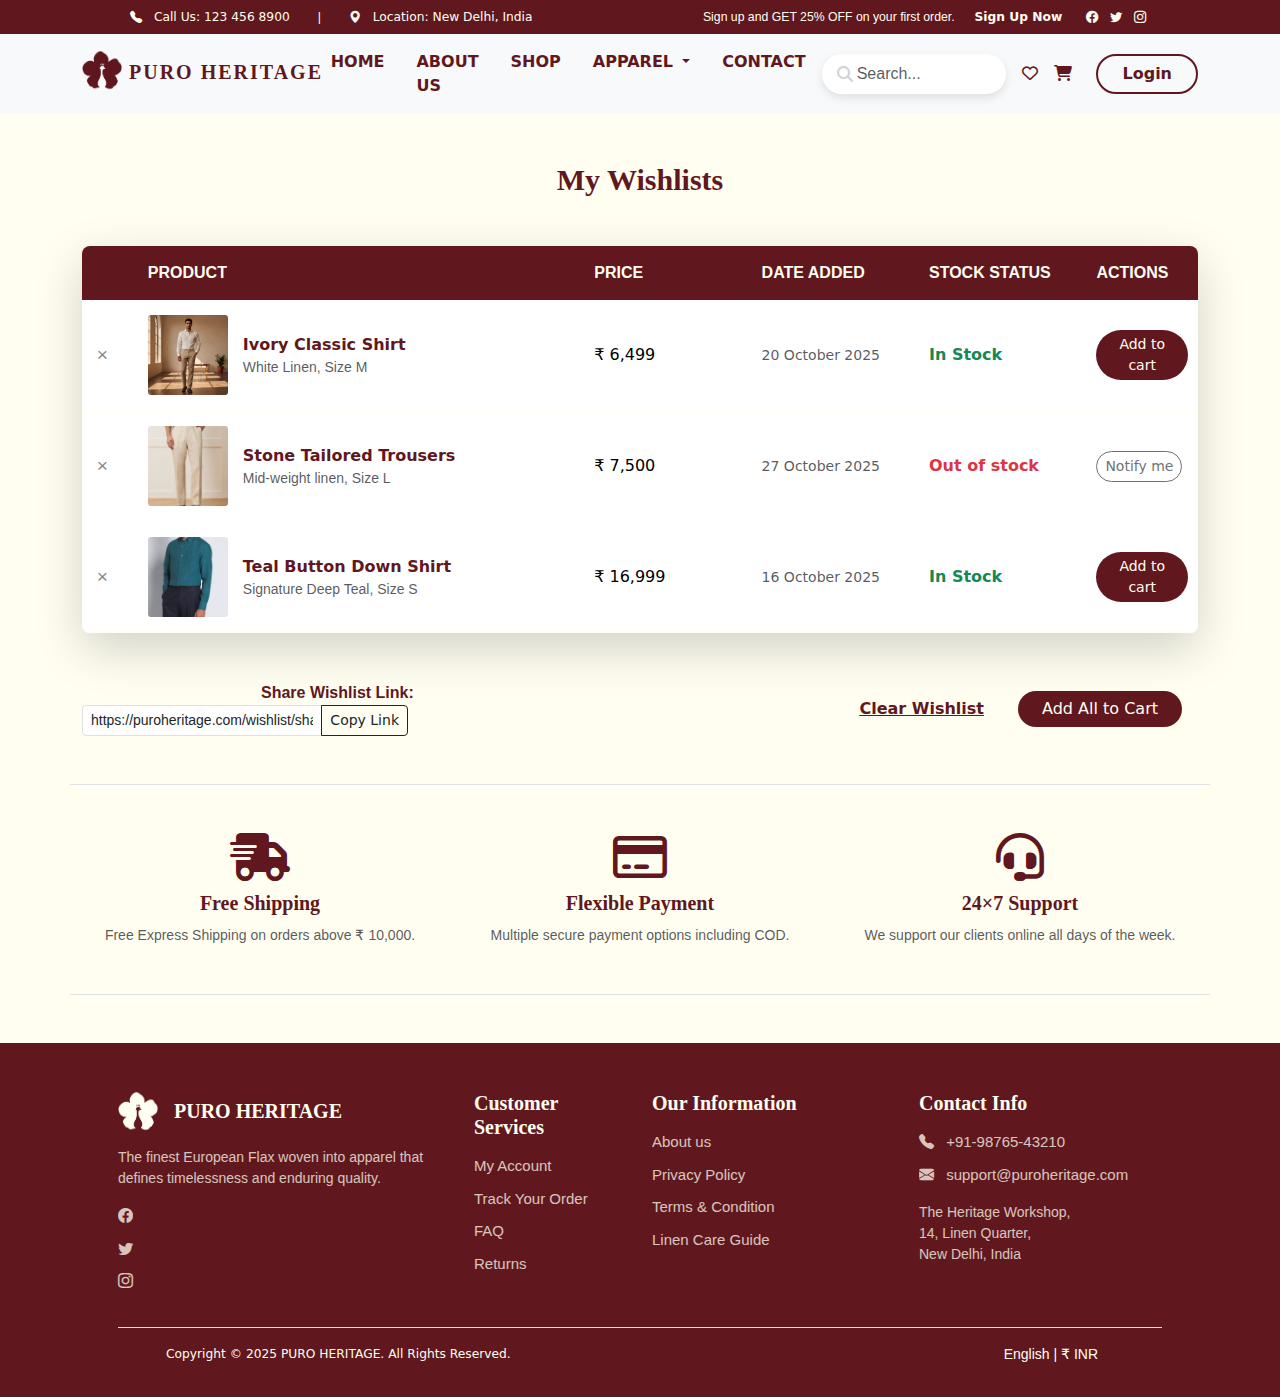
<file: wishlist.html>
<!doctype html>
<html>
<head>
<meta charset="utf-8">
<meta name="viewport" content="width=device-width, initial-scale=1.0">
<title>Puro Heritage</title>
<link rel="stylesheet" href="https://cdnjs.cloudflare.com/ajax/libs/font-awesome/6.7.2/css/all.min.css">
<link rel="stylesheet" href="assets/bootstrap-5/css/bootstrap.css" type="text/css">
<link rel="stylesheet" href="assets/css/style.css" type="text/css">
    <link rel="stylesheet" href="https://cdn.jsdelivr.net/npm/bootstrap-icons@1.11.3/font/bootstrap-icons.min.css">
<script src="https://cdnjs.cloudflare.com/ajax/libs/jquery/3.7.1/jquery.min.js" integrity="sha512-v2CJ7UaYy4JwqLDIrZUI/4hqeoQieOmAZNXBeQyjo21dadnwR+8ZaIJVT8EE2iyI61OV8e6M8PP2/4hpQINQ/g==" crossorigin="anonymous" referrerpolicy="no-referrer"></script> 
<script src="assets/bootstrap-5/js/bootstrap.js"></script>
</head>

<body>
    
    <button onclick="topFunction()" id="myBtn" title="Go to top" class="">
        <i class="fa-solid fa-arrow-up text-white"></i>
    </button>
    
    <header class="position-sticky top-0 z-2">
    
    <section class="py-2 bg-teal-color text-beige-color d-none d-md-block">
    <div class="container">
        <div class="row small px-5 justify-content-between">
        <div class="col-md-6 small">
            <a href="tel :123 456 8900" class="text-beige-color">
                <i class="bi bi-telephone-fill me-2 text-beige-color"></i>
            Call Us: 123 456 8900</a>
            <span class="ms-4">|</span>
            <i class="bi bi-geo-alt-fill me-2 ms-4 text-beige-color"></i>
            Location: New Delhi, India
        </div>
        <div class="social-login col-md-6 text-right text-beige-color small">
            <span class="me-3">Sign up and GET 25% OFF on your first order.</span>
            <a href="login.html" class="text-beige-color text-decoration-none fw-bold me-3 hover-text-teal">Sign Up Now</a>
            <a href="#">
                <i class="bi bi-facebook mx-1 text-beige-color"></i>
            </a>
            <a href="#">
                <i class="bi bi-twitter mx-1 text-beige-color"></i>
            </a>
            <a href="#">
                <i class="bi bi-instagram mx-1 text-beige-color"></i>
            </a>
        </div>
            </div>
    </div>
</section>
    
    <nav class="navbar navbar-expand-lg navbar-light bg-light">
        <div class="container">
            <a class="navbar-brand text-uppercase logo" href="#">
                <img src="assets/images/logo-2.png" alt="" width="40px" class="img-fluid mb-2"/>
                Puro Heritage
            </a>
            <button class="navbar-toggler" type="button" data-bs-toggle="collapse" data-bs-target="#navbarSupportedContent" aria-controls="navbarSupportedContent" aria-expanded="false" aria-label="Toggle navigation">
                <span class="navbar-toggler-icon"></span>
            </button>
            <div class="collapse navbar-collapse nav-custom" id="navbarSupportedContent">
                <ul class="navbar-nav m-auto mb-2 mb-lg-0">
                    <li class="nav-item navigation-link">
                        <a href="index.html" class="nav-link text-uppercase rounded-5 mx-2" role="button"> <strong>Home</strong>
                        </a>
                    </li>
                    <li class="nav-item navigation-link">
                        <a href="about-us.html" class="nav-link text-uppercase rounded-5 mx-2" role="button"> <strong>About Us</strong>
                        </a>
                    </li>
                    
                    <li class="nav-item navigation-link"> <a href="products.html" class="nav-link text-uppercase rounded-5 mx-2"> <strong>Shop</strong> </a> </li>
                    
                    <li class="nav-item navigation-link dropdown"> <a href="#" class="nav-link text-uppercase dropdown-toggle rounded-5 mx-2" id="navbardropDown" role="button" data-bs-toggle="dropdown" aria-expanded="false"> <strong>Apparel</strong> </a>
                        <ul class="dropdown-menu" aria-labelledby="navbarDropdown">
                            <li> <a href="products.html" class="dropdown-item">Men</a> </li>
                            <li> <a href="products.html" class="dropdown-item">Women</a> </li>
                            <li> <a href="products.html" class="dropdown-item">Co-ords</a> </li>
                        </ul>
                    </li>
                    
                    <li class="nav-item navigation-link"> <a href="contact-us.html" class=" nav-link text-uppercase rounded-5 mx-2"> <strong>contact</strong> </a> </li>
                </ul>
                <form class="d-flex">
        <div class="search-container">
        <input type="text" class="form-control search-input" placeholder="Search...">
        <i class="fas fa-search search-icon"></i>
      </div>
      </form>
                <div class="d-flex"> <a href="wishlist.html" class="text-decoration-none text-teal-color ms-3 me-3"><i class="fa-regular fa-heart"></i></a> <a href="checkout.html" class="text-decoration-none text-teal-color"><i class="fa-solid fa-cart-shopping"></i></a> </div>
            <a href="login.html" class="btn btn-creative px-4 ms-4">Login</a>
            </div>
            
        </div>
    </nav>
    
</header>
    
    <main>
        <section class="container my-5 part-heading">
            <h2 class="animate__slide_in_up">My Wishlists</h2>
            <div class="table-responsive-lg my-5 shadow-lg rounded-3 overflow-hidden animate__slide_in_up">
                <table class="table table-hover wishlist-table bg-white mb-0 text-left">
                    <thead>
                        <tr class="text-uppercase">
                            <th scope="col" style="width: 5%;"></th>
                            <th scope="col" style="width: 40%;">product</th>
                            <th scope="col" style="width: 15%;">price</th>
                            <th scope="col" style="width: 15%;">date added</th>
                            <th scope="col" style="width: 15%;">stock status</th>
                            <th scope="col" style="width: 10%;">actions</th>
                        </tr>
                    </thead>
                    
                    <tbody>
                        <tr>
                            <td data-label="Remove" class="text-center"><span class="item-remove" onclick="removeItem(this)">&times;</span></td>
                            <td data-label="Product">
                                <div class="d-flex align-items-center">
                                    <img src="assets/images/Ivory-Classic-Shirt.jpg" alt="Heritage Trousers" class="img-fluid wishlist-img-small" width="80" height="80">
                                    <div class="text-left">
                                        <a href="#" class="fw-bold">Ivory Classic Shirt</a>
                                        <p class="small text-muted m-0">White Linen, Size M</p>
                                    </div>
                                </div>
                            </td>
                            <td data-label="Price">₹ 6,499</td>
                            <td data-label="Added On" class="small text-muted">20 October 2025</td>
                            <td data-label="Status" class="text-capitalize text-success fw-bold">in stock</td>
                            <td data-label="Actions"><a href="checkout.html" class="btn btn-sm btn-custom rounded-pill px-3">Add to cart</a></td>
                        </tr>
                        
                        <tr>
                            <td data-label="Remove" class="text-center"><span class="item-remove" onclick="removeItem(this)">&times;</span></td>
                            <td data-label="Product">
                                <div class="d-flex align-items-center">
                                    <img src="assets/images/Stone-Tailored-Trousers.jpeg" alt="Heritage Trousers" class="img-fluid wishlist-img-small" width="80" height="80">
                                    <div class="text-left">
                                        <a href="#" class="fw-bold">Stone Tailored Trousers</a>
                                        <p class="small text-muted m-0">Mid-weight linen, Size L</p>
                                    </div>
                                </div>
                            </td>
                            <td data-label="Price">₹ 7,500</td>
                            <td data-label="Added On" class="small text-muted">27 October 2025</td>
                            <td data-label="Status" class="text-danger fw-bold">Out of stock</td>
                            <td data-label="Actions"><button href="#" class="btn btn-sm rounded-pill btn-outline-dark" disabled>Notify me</button></td>
                        </tr>
                        
                        <tr>
                            <td data-label="Remove" class="text-center"><span class="item-remove" onclick="removeItem(this)">&times;</span></td>
                            <td data-label="Product">
                                <div class="d-flex align-items-center">
                                    <img src="assets/images/Teal-Button-Down-Shirt.jpeg" alt="Heritage Trousers" class="img-fluid wishlist-img-small" width="80" height="80">
                                    <div class="text-left">
                                        <a href="#" class="fw-bold">Teal Button Down Shirt</a>
                                        <p class="small text-muted m-0">Signature Deep Teal, Size S</p>
                                    </div>
                                </div>
                            </td>
                            <td data-label="Price">₹ 16,999</td>
                            <td data-label="Added On" class="small text-muted">16 October 2025</td>
                            <td data-label="Status" class="text-capitalize text-success fw-bold">in stock</td>
                            <td data-label="Actions"><a href="checkout.html" class="btn btn-sm btn-custom rounded-pill px-3">Add to cart</a></td>
                        </tr>
                    </tbody>
                </table>
            </div>
            
            <div class="wishlist-link mb-5 flex-wrap animate__slide_in_up">
                <div class="wishlist-input-section row align-items-center mb-3 mb-md-0">
                    <span class=" fw-bold me-2 text-teal-color">Share Wishlist Link:</span>
                    <div class="wishlist-input input-group">
                        <input type="text" class="form-control form-control-sm font-lato" value="https://puroheritage.com/wishlist/share-link-12345" id="wishlistLink" readonly>
                        <button class="btn btn-outline-dark btn-sm" type="button" onclick="copyLink()">Copy Link</button>
                    </div>
                </div>
                
                <div>
                    <a href="#" class="btn btn-link-teal me-3 fw-bold" onClick="clearWishlist()">Clear Wishlist</a>
                    <a href="checkout.html" class="btn btn-custom me-3 fw-bold px-4 rounded-pill" onClick="addAllToCart()">Add All to Cart</a>
                </div>
            </div>  
            
            <div class="row text-center border-top border-bottom py-5 my-4 animate__slide_in_up">
                
                <div class="col-md-4 mb-4 mb-md-0">
                    <i class="fa-solid fa-truck-fast trust-badge-icon"></i>
                    <h5 class="fw-bold font-lato text-teal-color">Free Shipping</h5>
                    <p class="small text-muted mb-0">Free Express Shipping on orders above ₹ 10,000.</p>
                </div>
                <div class="col-md-4 mb-4 mb-md-0">
                    <i class="fa-regular fa-credit-card trust-badge-icon"></i>
                    <h5 class="fw-bold font-lato text-teal-color">Flexible Payment</h5>
                    <p class="small text-muted mb-0">Multiple secure payment options including COD.</p>
                </div>
                <div class="col-md-4">
                    <i class="fa-solid fa-headset trust-badge-icon"></i>
                    <h5 class="fw-bold font-lato text-teal-color">24×7 Support</h5>
                    <p class="small text-muted mb-0">We support our clients online all days of the week.</p>
                </div>
                
            </div>
        </section>
    </main>
    
    <footer class="bg-teal-color text-beige-color pb-3 pt-5">
    <section class="container px-5">
        <div class="row g-4">
            
            <div class="col-md-4">
                <div class="d-flex align-items-center mb-3">
                    <img src="assets/images/logo-3.png" alt="Puro Heritage Logo" class="footer-logo me-3">
                    <h5 class="fw-bold mb-0">PURO HERITAGE</h5>
                </div>
                <p class="small opacity-75 pe-4 text-beige-color">
                    The finest European Flax woven into apparel that defines timelessness and enduring quality.
                </p>
                <div class="footer-social-icons fs-5 mt-3">
                    <a href="#" class="opacity-75 me-3 hover-scale-icon">
                        <i class="bi bi-facebook text-beige-color"></i>
                    </a>
                    <a href="#" class="opacity-75 me-3 hover-scale-icon">
                        <i class="bi bi-twitter text-beige-color"></i>
                    </a>
                    <a href="#" class="opacity-75 me-3 hover-scale-icon">
                        <i class="bi bi-instagram text-beige-color"></i>
                    </a>
                </div>
            </div>

            <div class="col-md-2">
                <h5 class="fw-bold mb-3">Customer Services</h5>
                <ul class="list-unstyled small opacity-75">
                    <li>
                        <a href="#" class="text-beige-color text-decoration-none hover-text-teal-light">My Account</a>
                    </li>
                    <li>
                        <a href="#" class="text-beige-color text-decoration-none hover-text-teal-light">Track Your Order</a>
                    </li>
                    <li>
                        <a href="#" class="text-beige-color text-decoration-none hover-text-teal-light">FAQ</a>
                    </li>
                    <li>
                        <a href="#" class="text-beige-color text-decoration-none hover-text-teal-light">Returns</a>
                    </li>
                </ul>
            </div>

            <div class="col-md-3">
                <h5 class="fw-bold mb-3">Our Information</h5>
                <ul class="list-unstyled small opacity-75">
                    <li>
                        <a href="about-us.html" class="text-beige-color text-decoration-none hover-text-teal-light">About us</a>
                    </li>
                    <li>
                        <a href="#" class="text-beige-color text-decoration-none hover-text-teal-light">Privacy Policy</a>
                    </li>
                    <li>
                        <a href="#" class="text-beige-color text-decoration-none hover-text-teal-light">Terms &amp; Condition</a>
                    </li>
                    <li>
                        <a href="care-guide.html" class="text-beige-color text-decoration-none hover-text-teal-light">Linen Care Guide</a>
                    </li>
                </ul>
            </div>

            <div class="col-md-3">
                <h5 class="fw-bold mb-3">Contact Info</h5>
                <p class="small opacity-75 mb-1 text-beige-color">
                    <a href="tel :123 456 7890">
                        <i class="bi bi-telephone-fill me-2 text-beige-color"></i>
                        +91-98765-43210
                    </a>
                </p>
                <p class="font-lato small opacity-75 mb-1 text-beige-color">
                    <a href="mailto :support@puroheritage.com">
                        <i class="bi bi-envelope-fill me-2 text-beige-color"></i>
                        support@puroheritage.com
                    </a>
                </p>    
                <p class="font-lato small opacity-75 mt-3 text-beige-color">
                    The Heritage Workshop,<br>
                    14, Linen Quarter, <br>
                    New Delhi, India
                </p>
            </div>
        </div>
 
    

    <div class="copyright-bar py-3 mt-4 border-top border-teal-light">
        <div class="container d-flex justify-content-between align-items-center small font-lato px-5">
            <small>Copyright © 2025 PURO HERITAGE. All Rights Reserved.</small>
            <div class="d-flex align-items-center">
                <span class="me-3">English | ₹ INR</span>
            </div>
        </div>
           </div>
    </section>
</footer>
    
    <script>
        document.addEventListener('DOMContentLoaded', function() {
    
    // --- Scroll Animation Observer ---
    const observer = new IntersectionObserver(entries => {
        entries.forEach(entry => {
            if (entry.isIntersecting) {
                const element = entry.target;
                
                // Add show-element class to trigger CSS transition
                element.classList.add('show-element');
                observer.unobserve(element);
            }
        });
    }, {
        threshold: 0.1 
    });

    // Observe all scroll-animated sections
    document.querySelectorAll('.animate__slide_in_up, .animate__fade_in, .animate__fade_in_down').forEach(element => {
        // Set initial state for slide-up animation
        if (element.classList.contains('animate__slide_in_up')) {
            element.style.transform = 'translateY(50px)';
        }
        element.style.opacity = '0'; 
        observer.observe(element);
    });
});
    </script>
    
    <script>
    // Placeholder functions for interactivity
    function removeItem(element) {
        if(confirm("Are you sure you want to remove this item?")) {
            element.closest('tr').remove();
        }
    }
    
    function copyLink() {
        const link = document.getElementById('wishlistLink');
        link.select();
        link.setSelectionRange(0, 99999); // For mobile devices
        document.execCommand("copy");
        alert("Wishlist link copied to clipboard!");
    }
    
    function clearWishlist() {
        if(confirm("Are you sure you want to clear your entire wishlist?")) {
            const tableBody = document.querySelector('.wishlist-table tbody');
            tableBody.innerHTML = ''; // Clears all rows
        }
    }

    function addAllToCart() {
        alert("All available items added to your shopping cart!");
        // Add actual logic here to move items to cart
    }
</script>
    
    <script>
// Get the button
let mybutton = document.getElementById("myBtn");

// When the user scrolls down 20px from the top of the document, show the button
window.onscroll = function() {scrollFunction()};

function scrollFunction() {
  if (document.body.scrollTop > 20 || document.documentElement.scrollTop > 20) {
    mybutton.style.display = "block";
  } else {
    mybutton.style.display = "none";
  }
}

// When the user clicks on the button, scroll to the top of the document
function topFunction() {
  document.body.scrollTop = 0;
  document.documentElement.scrollTop = 0;
}
</script>
    
</body>
</html>
</file>
<file: assets/css/style.css>
* {
    box-sizing: border-box;
}
:root {
    /* --- 1. BRAND COLORS (Based on #60181e) --- */
    --color-maroon-default: #60181e; 
    --color-maroon-hover:   #7d2027; 
    --color-maroon-active:  #451115; 
    --color-maroon-focus:   #91333a; 
    --color-maroon-disabled: #c4a2a4; 

    /* --- 2. SURFACE & TEXT COLORS (Based on #fffef1) --- */
    --color-cream: #fffef1; 
    --color-bg-main: var(--color-cream); 
    --color-text-dark: #1a1a1a; 
    --color-text-on-brand: var(--color-cream); 
    --color-grey-subtle: #d3d3d3; 
    
    /* --- 3. TYPOGRAPHY --- */
    --font-heading: 'MILEAST', serif;
   
    --font-body: 'Acumin', sans-serif; 
    --weight-light: 300;
    --weight-regular: 400;
    --weight-medium: 500;
    --weight-semibold: 600;
    --weight-bold: 700;

    /* --- 4. SHADOWS & GRADIENTS --- */
    --shadow-light-elevation: 0 4px 10px rgba(0, 0, 0, 0.1); 
    /* Box Shadows using Maroon Shades */
    --box-shadow-maroon-dark: 0 4px 15px rgba(69, 17, 21, 0.7); /* Used for deep elevation */
    --box-shadow-maroon-light: rgba(69, 17, 21, 0.2); /* Used for subtle elevation */
    --box-shadow-maroon-light-hover: rgba(69, 17, 21, 0.4); /* Used for subtle elevation */
    
    /* Gradient for subtle effects (e.g., image overlay) */
    --gradient-overlay: linear-gradient(to top, rgba(69, 17, 21, 0.8), rgba(96, 24, 30, 0)); 
}

/* ================================================= */
/* 🌑 Dark Mode (Overrides for better viewing at night) */
/* ================================================= */
@media (prefers-color-scheme: dark) {
    :root [data-theme="dark"] {
        /* SURFACE & TEXT COLORS (INVERTED) */
        --color-bg-main: #1a1a1a;
        --color-text-dark: var(--color-cream); 
        --color-grey-subtle: #333333; 
        --color-maroon-disabled: #4c3e3f; 
        
        /* SHADOWS & GRADIENTS */
        --shadow-light-elevation: 0 4px 15px rgba(0, 0, 0, 0.8); /* Stronger shadow in dark mode */
        --box-shadow-maroon-dark: 0 4px 15px rgba(96, 24, 30, 0.9); /* Darker Maroon Shadow */
        --box-shadow-maroon-light: 0 2px 8px rgba(96, 24, 30, 0.5); 
    }
}

/* ===================================== */
/* A. GLOBAL BASE STYLES & TYPOGRAPHY */
/* ===================================== */

body {
    /* Updated to use :root variable for dark mode compatibility */
    background-color: var(--color-bg-main); 
    color: var(--color-text-dark); /* Global text color */
}

#myBtn {
    display: none;
    position: fixed;
    bottom: 20px;
    right: 30px;
    z-index: 99;
    width: 50px;
    height: 50px;
    line-height: 15px;
    font-size: 18px;
    border: none;
    background: var(--color-maroon-default);
    box-shadow: 0 0 20px 5px rgba(0, 0, 0, 0.3);
    outline: none;
    border-radius: 100%;
    color: var(--color-cream);
    cursor: pointer;
    padding: 15px;
}
/* Global Animation Classes for JS */
.animate__slide_in_up, .animate__fade_in, .animate__fade_in_down {
    opacity: 0;
    transition: opacity 1.2s ease-out, transform 1.2s ease-out;
}
.animate__slide_in_up {
    transform: translateY(50px);
}
.show-element {
    opacity: 1 !important;
    transform: translateY(0) !important;
}

/*common styling*/
.part-heading {
    text-align: center;
    color: var(--color-maroon-default) !important;
}
.part-heading h2 {
    font-size: 30px;
    font-weight: var(--weight-semibold) !important;
}
.part-heading h4 {
    font-size: 25px;
    font-weight: var(--weight-semibold) !important;
}
.part-heading h2 span {
    color: var(--color-maroon-default) !important;
}
.bg-teal-color {
    background-color: var(--color-maroon-default) !important;
}
.caption {
    font-family: var(--font-body) !important;
    font-weight: var(--weight-medium) !important;
}
.bg-beige-color {
    background-color: var(--color-cream) !important;
}
.text-shadow-dark {
    text-shadow: var(--shadow-light-elevation) !important;
}
.text-beige-color {
    color: var(--color-cream) !important;
}
a,li,ul {
    text-decoration: none;
    list-style: none;
    color: var(--color-maroon-default) !important;
}
p,i {
    color: var(--color-maroon-default) !important;
}
p, span, input,select {
    font-weight: var(--weight-medium) !important;
    font-family: var(--font-body) !important;
}
h1,h2,h3,h4,h5,h6 {
    font-family: var(--font-heading) !important;
    font-weight: var(--weight-semibold) !important;
    margin-bottom: 10px;
/*    letter-spacing: 2px;*/
}
h2 {
    font-size: 1.5rem;
    color: var(--color-maroon-default) !important;
}
.text-teal-color {
    color: var(--color-maroon-default) !important;
}
.text-right {
    text-align: right;
}
.text-left {
    text-align: left;
}
.btn-custom {
    background: var(--color-maroon-default) !important;
    border: none;
    color: var(--color-cream) !important;
    font-weight: var(--weight-medium) !important;
    transition: all 0.3s ease;
}
.btn-custom:hover {
    background: var(--color-maroon-hover) !important;
    color: var(--color-cream) !important;
    transform: translateX(4px);
    box-shadow: var(--shadow-light-elevation) !important;
}
.secondary-btn {
    color: var(--color-maroon-default) !important;
    border: 2px solid var(--color-maroon-default) !important;
}
.secondary-btn:hover {
    color: var(--color-cream) !important;
    background-color: var(--color-maroon-hover) !important;
    transform: translateX(4px);
    box-shadow: var(--shadow-light-elevation) !important;
}
.text-btn {
    color: var(--color-maroon-default) !important;
}
.text-btn:hover {
    color: var(--color-maroon-hover) !important;
}
.text-btn:active {
    color: var(--color-maroon-focus) !important;
}
.text-btn:focus {
    color: var(--color-maroon-focus) !important;
}
.btn-custom-2 {
    background: var(--color-cream) !important;
    border: none;
    color: var(--color-maroon-default) !important;
    font-weight: var(--weight-medium) !important;
    transition: all 0.3s ease;
}
.btn-custom-2:hover {
    background: var(--color-maroon-hover) !important;
    color: var(--color-cream) !important;
    transform: translateX(4px);
    box-shadow: var(--shadow-light-elevation) !important;
}


/*home page start*/

/*logo*/

.logo {
    color: var(--color-maroon-default) !important;
    font-family: var(--font-heading) !important;
    letter-spacing: 2px;
}
.logo:hover {
    color: var(--color-maroon-hover) !important;
}

/*navigation*/

.navbar-brand {
    font-weight: 700;
}
.navigation-link a {
    color: var(--color-maroon-default) !important;
    position: relative;
    z-index: 1;
}
.navigation-link a:hover{
    color: var(--color-maroon-hover) !important;
}
.navigation-link a:focus{
    color: var(--color-maroon-focus) !important;
}
.dropdown ul li a {
    font-family: var(--font-body) !important;
    font-weight: var(--weight-medium) !important;
    margin: 10px 0;
    text-transform: uppercase;
}
.dropdown:hover ul {
    display: block;
}
.dropdown ul li {
    margin: 0 10px;
    border-bottom: 1px solid var(--color-grey-subtle) !important;
}
.dropdown ul li:last-child {
    margin: 0 10px;
    border-bottom: none;
}
.dropdown:hover ul li:hover a {
    background: var(--color-maroon-default) !important;
    color: var(--color-cream) !important;
    border-radius: 5px;
    transition: 0.2s;
}
.search-container {
    position: relative;
}

.search-input {
    height: 40px;
    border-radius: 30px;
    padding-left: 35px;
    border: none;
    box-shadow: var(--shadow-light-elevation) !important;
}

.search-icon {
    position: absolute;
    top: 50%;
    left: 15px;
    transform: translateY(-50%);
    color: var(--color-grey-subtle) !important;
}
.btn-creative {
    border: 2px solid var(--color-maroon-default) !important;
    border-radius: 20px;
    font-weight: var(--weight-semibold) !important;
    color: var(--color-maroon-default) !important;
}
.btn-creative:hover {
    background-color: var(--color-maroon-default) !important;
    color: var(--color-cream) !important;
}
.btn-creative:focus {
    background-color: var(--color-maroon-focus) !important;
    color: var(--color-cream) !important;
}

/*hero section start*/
/* --- 1. HERO CAROUSEL --- */
.hero-carousel {
    /* To ensure the carousel takes full viewport height */
    position: relative;
    overflow: hidden;
}
.carousel-item-1 {
    height: 100vh;
    background-size: cover;
    background-position: center;
    position: relative;
    transition: transform 1.5s ease-in-out;
    /* Slower transition for cinematic effect */
}
.carousel-item-2 {
    background-size: cover;
    background-position: center;
    position: relative;
    transition: transform 4.5s ease;
}
.carousel-caption {
    position: absolute;
    top: 0;
    right: 0;
    bottom: 0;
    left: 0;
    padding-bottom: 0;
    text-shadow: var(--shadow-light-elevation) !important;
    background: rgba(69, 17, 21, 0.7); /* Deep Teal background */
}
/*scrolling-marquee*/

.scrolling-strip {
    white-space: nowrap;
    overflow: hidden;
    padding: 10px 0;
}

/* --- 2. INFINITE CAROUSEL STRIP --- */
@keyframes scrollText {
    0% { transform: translateX(0); }
    100% { transform: translateX(-50%); } /* Scrolls 50% for seamless loop */
}

.scrolling-text {
    display: inline-block;
    padding-right: 20px;
    animation: scrollText 15s linear infinite; /* KEY: Slow, continuous scroll */
    letter-spacing: 0.2em;
    font-size: 27px;
}

/*detail-section*/

.value-item i {
    font-size: 3rem;
    margin-bottom: 5px;
}


/* --- FOOTER SPECIFICS --- */
.feature-item i {
    transition: color 0.3s;
}
.footer-logo {
    width: 40px; 
    height: auto;
}
footer > h5 {
    font-size: 20px;
}
footer a {
    display: block;
    font-family: var(--font-body) !important;
    color: var(--color-cream) !important;
    font-size: 15px;
    margin: 10px 0;
    font-weight: var(--weight-light) !important;
}
footer a:hover {
    font-weight: var(--weight-semibold) !important;
}

/*modal section*/

.modal-body input {
    padding: 6px 10px;
}
.subs-btn {
    font-weight: var(--weight-medium) !important;
    font-family: var(--font-body) !important;
    width: 300px;
}
/* --- ABOUT US: section --- */

.about-text-block {
    /* Ensures text block has consistent padding and remains dark */
    min-height: 550px; /* Matching the height of the image block */
    display: flex;
    flex-direction: column;
    justify-content: center;
}

.about-image-block {
    /* For the high-impact visual side */
    position: relative;
    /* Optional: If you want the image to slightly overlap/break out */
    /* padding-left: 0; */
}

.about-visual-card {
    /* Main visual styling for the image block */
    height: 550px; /* Fixed height for architectural feel */
    background-size: cover;
    background-position: center 20%; /* Focus on model/texture */
    border-radius: 8px; /* Subtle rounded edges like the reference image */
    overflow: hidden;
    position: relative;
    box-shadow: 0 10px 40px var(--shadow-light-elevation) !important; /* Strong shadow for depth */
}

.text-overlay {
    position: absolute;
    bottom: 0;
    left: 0;
    right: 0;
    background: var(--gradient-overlay) !important;
}

/* Hover Zoom effect is assumed from previous designs */
/* .hover-zoom:hover .about-visual-card { transform: scale(1.05); } */


/* . OUR CATEGORIES: VISUAL CARDS --- */
.category-card {
    height: 350px;
    background-size: cover;
    background-position: center;
    position: relative;
    overflow: hidden;
}
.category-card::before {
    content: "";
    position: absolute;
    top: 0; left: 0; right: 0; bottom: 0;
    background-color: rgba(69, 17, 21, 0.3); /* Teal Overlay */
    transition: background-color 0.3s;
}
.category-card:hover::before {
    background-color: rgba(0, 0, 0, 0.1); /* Darker on hover */
}
.category-link {
    position: absolute;
    bottom: 20px;
    left: 20px;
    font-family: var(--font-body) !important;
    font-weight: var(--weight-bold) !important;
    color: var(--color-cream) !important;
    font-size: 1.25rem;
    text-decoration: none;
    z-index: 10;
    transition: letter-spacing 0.3s;
}
.category-card:hover .category-link {
    letter-spacing: 0.1em;
}



/* --- TIMELESS ESSENTIALS (ASSEMBLAGE) --- */
.product-grid-large {
    height: 700px; /* Fixed height for the grid */
}
.product-card-large {
    height: 103.5%;
    background-size: cover;
    background-position: center;
    position: relative;
    display: flex;
    align-items: center;
    justify-content: center;
    text-align: center;
    overflow: hidden;
    box-shadow: var(--shadow-light-elevation) !important;
}
.product-card-large::before {
    content: '';
    position: absolute;
    top: 0; left: 0; right: 0; bottom: 0;
    background-color: var(--box-shadow-maroon-light) !important; /* Dark overlay */
    transition: background-color 0.5s;
}
.product-card-large:hover::before {
    background-color: var(--box-shadow-maroon-light-hover) !important; /* Darker on hover */
}
.card-content {
    position: relative;
    z-index: 10;
    color: white;
    transform: translateY(20px);
    opacity: 0;
    transition: transform 0.5s, opacity 0.5s;
}
.product-card-large:hover .card-content {
    transform: translateY(0);
    opacity: 1;
}

/* ---. NEW ARRIVALS (CARD STYLING) --- */
.product-card-light {
    background-color: white;
    border: 1px solid var(--color-cream) !important;
}
.product-card-light:hover {
    box-shadow: 0 15px 30px rgba(0, 0, 0, 0.15);
}
.arrival-btn:hover {
    color: var(--color-maroon-default) !important;
}

/* --. FAQ STYLING --- */
.faq-item {
    border-top: 1px solid var(--color-maroon-hover) !important;
    border-bottom: 1px solid var(--color-maroon-hover) !important;
    margin-bottom: -1px; /* Overlap border for clean look */
}
.accordion-button:not(.collapsed) {
    color: var(--color-maroon-default) !important;
    background-color: var(--color-cream) !important;
    box-shadow: none;
}
.accordion-button:focus {
    border-color: none;
    box-shadow: none;
}


/* --. TESTIMONIALS --- */

.testimonial-card i.bi-quote {
    display: block;
    margin-bottom: 1rem;
    font-size: 4rem; /* Larger quote icon */
    color: var(--color-maroon-hover) !important;
}
.carousel-indicators-bottom button {
    opacity: 0.6;
    transition: background-color 0.3s, opacity 0.3s;
}
.carousel-indicators-bottom button.active {
    background-color: var(--color-maroon-default) !important;
    opacity: 1;
}
/* --- TESTIMONIALS REFINEMENT --- */

.testimonial-card {
    /* Larger box, more padding */
    padding: 2rem;
    background-color: white;
    border: 1px solid rgba(69, 17, 21, 0.2);
    box-shadow: var(--shadow-light-elevation) !important; /* Elevated look */
    min-height: 300px; /* Ensure consistent height across slides */
    display: flex;
    flex-direction: column;
    justify-content: center;
    align-items: center;
}

/* CAROUSEL INDICATORS: Positioned above the content */
#testimonialCarousel .carousel-indicators-bottom {
    position: relative;
    margin-bottom: 2rem;
    padding-top: 1rem;
}

/*Home page end*/











/* --- ABOUT US PAGE START --- */
/* --- ABOUT PAGE SPECIFIC STYLES --- */
.hero-section {
    height: 60vh; /* Reduced height for a sophisticated banner */
    background-size: cover;
    background-position: center 30%; /* Focus on the upper part of the image */
    display: flex;
    align-items: center;
    position: relative;
    z-index: -1;
    justify-content: center;
    text-align: center; 
    box-shadow: 0 5px 15px rgba(0, 0, 0, 0.1);
}
.hero-section::before {
    position: absolute;
    z-index: 1;
    content: "";
    width: 100%;
    height: 100%;
    background: var(--color-maroon-default) !important;
    opacity: 0.6;
}
.story-title {
    font-size: 3rem;
    font-weight: 700;
    letter-spacing: 2px;
}
.value-card {
    padding: 30px;
    transition: all 0.3s;
    border: 1px solid rgba(0, 0, 0, 0.05);
}
.value-card:hover {
    box-shadow: 0 10px 25px rgba(0, 0, 0, 0.1);
    transform: translateY(-5px);
}
.value-icon {
    font-size: 3rem;
    margin-bottom: 1rem;
    color: var(--color-maroon-default) !important;
}

/*ABOUT_US PAGE END*/














/*Product page start*/
#mycardtitle{
    font-size:15px;
}
#mycardtext{
    font-size:12px;
}

.product-card {
    transition: all 0.3s ease;
    overflow: hidden;
    cursor: pointer;
}
.product-card:hover {
    transform: translateY(-5px);
    box-shadow: 0 15px 30px rgba(0, 0, 0, 0.1);
}
.product-image-1 {
    transition: all 0.5s ease;
    height: 250px;
    padding: 20px 20px 0 20px;
    object-fit: cover;
}
.badge-custom {
    position: absolute;
    top: 30px;
    right: 30px;
    z-index: 1;
}

/* --- SHOP FILTER SPECIFIC STYLES --- */

/* Filter Links (Category) */
.category-list .filter-link {
    display: block;
    padding: 5px 0;
    color: #666;
    text-decoration: none;
    transition: all 0.2s;
}
.category-list .filter-link:hover, .category-list .filter-link.active {
    color: var(--color-maroon-default);
    font-weight: 600;
}

/* Accordion Styling (Filter Cards) */
.accordion-item-custom {
    background-color: transparent;
    border: none;
    border-bottom: 1px solid rgba(0, 0, 0, 0.1);
}
.accordion-button-custom {
    padding: 15px 0;
    background-color: transparent !important;
    border: none !important;
    box-shadow: none !important;
    font-size: 1rem;
    color: var(--color-maroon-default) !important;
}
.accordion-button:not(.collapsed) {
    color: var(--color-maroon-hover) !important;
    border-bottom: 1px solid var(--color-maroon-default) !important;
}
.accordion-body-custom {
    padding: 15px 0 20px 0;
}

/* Color Swatch Styling */
.color-swatch-wrapper {
    display: flex;
    flex-direction: column;
    align-items: center;
    margin-right: 15px;
    cursor: pointer;
}
.color-swatch {
    width: 25px;
    height: 25px;
    border-radius: 50%;
    margin-bottom: 5px;
    border: 1px solid #ddd;
    box-shadow: 0 0 0 2px transparent;
    transition: all 0.2s;
}
.color-swatch-wrapper:hover .color-swatch, .color-swatch.active {
    box-shadow: 0 0 0 2px var(--color-maroon-default); /* Selected color par border */
    transform: scale(1.1);
}

.price {
    font-size: 1.2rem;
    font-weight: 600;
}


.range {
    color: var(--color-maroon-default) !important;
    width: 200px;
}

.product-card-btn {
    display: flex;
    justify-content: space-between;
    align-items: center;
}
.thumbnail:hover, .thumbnail.active {
    opacity: 1;
}
/* --- PDP SPECIFIC STYLES --- */
.main-image-wrapper { /* <-- Naya container/box */
    /* 4:3 Aspect Ratio (4 units wide : 3 units high) */
    position: relative;
    width: 100%;
    padding-top: 75%; /* 3 / 4 = 0.75 or 75% */
    margin-bottom: 1rem;
    box-shadow: 0 10px 30px rgba(0, 0, 0, 0.1);
    border-radius: 5px;
    overflow: hidden; /* Image ke bahar ka hissa hide ho jaayega */
    transition: transform 0.8s ease-out;
}
.main-image-wrapper:hover { 
    transform: scale(1.005); /* Hover effect ab wrapper par */
}

.main-image {
    position: absolute; /* Wrapper ke andar puri tarah fit */
    top: 0;
    left: 0;
    width: 100%;
    height: 100%;
    object-fit: cover; /* Box ko hamesha puri tarah cover karegi */
    transition: none; /* Image par ab koi alag transition nahi */
}
/* Purani .main-image ki height: 650px; property ab hat gayi hai */

.thumbnail {
    /* Thumbnail styles are good as they were */
    width: 100px;
    height: 100px;
    object-fit: cover;
    cursor: pointer;
    opacity: 0.8;
    border: 2px solid transparent;
    transition: all 0.3s;
    border-radius: 5px;
}
/*product detail page end*/









/*linen care guide page start*/

/* --- Section Styling (Right Content) --- */
.hero-care-banner {
    background-attachment: fixed; /* KEY FOR PARALLAX EFFECT */
    background-size: cover;
    background-position: center;
    position: relative;
    z-index: -1;
}
.hero-care-banner::before {
    position: absolute;
    z-index: 1;
    content: "";
    width: 100%;
    height: 100%;
    background: var(--color-maroon-default) !important;
    opacity: 0.6;
}

/* Scroll Prompt Animation */
.scroll-prompt {
    display: block;
    opacity: 0.8;
    animation: bounce 2s infinite;
}
@keyframes bounce {
    0%, 20%, 50%, 80%, 100% { transform: translateY(0); }
    40% { transform: translateY(-10px); }
    60% { transform: translateY(-5px); }
}
.care-section {
    /* Full viewport section scroll */
    padding-top: 100px !important;
    padding-bottom: 100px !important;
}

/* --- Micro-Animations and Hover Effects --- */

/* Image Hover Scale */
.hover-scale-img {
    transition: transform 0.5s;
    box-shadow: 0 5px 15px rgba(0, 0, 0, 0.1);
}
.hover-scale-img:hover {
    transform: scale(1.02);
}

/* Card Hover Up Effect */
.hover-up {
    transition: transform 0.3s ease-out, box-shadow 0.3s ease-out;
}
.hover-up:hover {
    transform: translateY(-8px);
    box-shadow: 0 10px 25px rgba(0, 0, 0, 0.2);
}

/* Checklist Styling */
.checklist-teal li {
    font-size: 1rem;
    padding: 5px 0 5px 30px;
    position: relative;
    border-bottom: 1px dotted rgba(69, 17, 21, 0.2);
}
.checklist-teal i {
    color: var(--color-maroon-default) !important;
    font-size: 1.1rem;
    position: absolute;
    left: 0;
    top: 50%;
    transform: translateY(-50%);
}
/*linen care guide page end*/











/*contact-us page start*/

.hover-scale { transition: transform 0.2s; }
.hover-scale:hover { transform: scale(1.05); }

/* ---. CONTACT PAGE SPECIFIC STYLES --- */

.contact-info-card {
    background-color: var(--color-maroon-default) !important;
    color: #f5f4dc;
    padding: 40px;
    border-radius: 5px;
    box-shadow: 0 10px 30px rgba(0, 0, 0, 0.15);
}
.contact-info-card h4 {
    color: var(--color-cream) !important;
    border-bottom: 1px solid rgba(245, 244, 220, 0.2);
    padding-bottom: 8px;
    margin-bottom: 15px;
}
.contact-info-card a {
    color: var(--color-cream) !important;
}
.contact-info-card p {
    color: var(--color-cream) !important;
}
.contact-info-card i {
    color: var(--color-cream) !important;
}
.contact-form-block .form-label {
    font-weight: 600;
    color: var(--color-maroon-default) !important;
}
.contact-form-block .form-control {
    border-color: var(--color-maroon-default) !important;
    transition: border-color 0.3s, box-shadow 0.3s;
}
.contact-form-block .form-control:focus {
    border-color: var(--color-maroon-default) !important;
    box-shadow: 0 0 0 0.25rem rgba(245, 244, 220, 0.2); /* Teal focus ring */
}
.social-icons a {
    color: var(--color-cream) !important;
    font-size: 1.5rem;
    margin-right: 15px;
    transition: color 0.3s, transform 0.2s; /* Added transform for hover */
}
.social-icons a:hover {
    color: var(--color-maroon-default) !important;
    transform: scale(1.1); /* Interactive hover */
}
/*contact--us end*/











/*login page start*/
.login-pane-left {
    /* Slightly less than half for emphasis on form */
    background-size: cover;
    background-position: center;
    position: relative;
    overflow: hidden;
}
.login-pane-left::before {
    position: absolute;
    content: "";
    background: #000000;
    width: 100%;
    height: 100%;
    z-index: -1;
    top: 0;
    opacity: 0.4;
    left: 0;
}
/* Custom Form Fields (Minimalist, only bottom border) */
.form-control-custom {
    border: none;
    border-bottom: 2px solid var(--color-maroon-hover) !important;
    border-radius: 0;
    padding: 10px 0;
    transition: border-bottom-color 0.3s;
}
.form-control-custom:focus {
    box-shadow: none;
    border-bottom-color: var(--color-maroon-default) !important;
    background-color: transparent;
}

/* Image Pane Text Shadow */

/* --- Subtle Initial Animations --- */
@keyframes fadeInRight {
    from {
        opacity: 0;
        transform: translateX(50px);
    } 
    to {
        opacity: 1;
        transform: translateX(0);
    }
}
@keyframes fadeInLeft {
    from {
        opacity: 0;
        transform: translateX(-50px);
    }
    to {
        opacity: 1;
        transform: translateX(0);
    }
}

.animate__fade_in_right {
    animation: fadeInRight 1s ease-out forwards;
}
.animate__fade_in_left {
    animation: fadeInLeft 1s ease-out forwards;
}
/*login page end*/













/*wishlist page start*/

/* --- WISHLIST TABLE STYLES --- */
.wishlist-table th {
    background-color: var(--color-maroon-default) !important; /* Header background color */
    color: var(--color-cream) !important; 
    font-weight: 700;
    font-family: var(--font-body) !important;
    padding: 15px 10px;
    border: none;
    vertical-align: middle;
}
.wishlist-table td {
    vertical-align: middle;
    padding: 15px 10px;
    border-bottom: 1px solid var(--color-cream) !important;
}
.wishlist-link {
    display: flex;
    justify-content: space-between;
    align-items: center;
}
.wishlist-img-small {
    width: 80px;
    height: 80px;
    object-fit: cover;
    border-radius: 3px;
    margin-right: 15px;
}
.wishlist-input {
    width: 350px;
}
.btn-link-teal {
    color: var(--color-maroon-default) !important;
    text-decoration: underline;
    font-weight: 600;
}
.item-remove {
    cursor: pointer;
    color: #888;
    font-size: 1.2rem;
    transition: color 0.2s;
    padding-right: 15px;
}
.it.item-remove:hover {
    coloo: var(--color-maroon-default) !important;
}
/* --- TRUST BADGES SECTION --- */
.trust-badge-icon {
    font-size: 3rem;
    color: var(--color-maroon-default) !important;
    margin-bottom: 10px;
}

/*wishlist page end*/














/* --- WISHLIST TABLE STYLES --- */
/* ... (existing styles) ... */

/* Mobile Responsiveness Rules */
@media (max-width: 768px) {
    /* Table Rows ko block element banao, taaki woh ek-ek karke stack ho sakein */
    .wishlist-table thead, 
    .wishlist-table tbody, 
    .wishlist-table th, 
    .wishlist-table td, 
    .wishlist-table tr {
        display: block;
    }
    
    /* Table Header ko chhipa do, kyunki data stack ho raha hai */
    .wishlist-table thead tr {
        position: absolute;
        top: -9999px;
        left: -9999px;
    }

    /* Har row ab ek card jaisi dikhegi */
    .wishlist-table tr {
        border: 1px solid #ccc;
        margin-bottom: 1rem;
        border-radius: 5px;
        box-shadow: 0 2px 5px rgba(0, 0, 0, 0.05);
    }
    
    /* Har Cell (TD) ko naya style do */
    .wishlist-table td {
        border: none; /* Har cell se border hatao */
        position: relative;
        padding-left: 50%; /* Left mein jagah banao label ke liye */
        text-align: right;
    }

    /* Har Cell ke Left mein uska Label (Header) daalo (Pseudo-element se) */
    .wishlist-table td:before {
        content: attr(data-label); /* data-label attribute se content uthaao */
        position: absolute;
        left: 10px;
        width: 45%;
        padding-right: 10px;
        white-space: nowrap;
        text-align: left;
        font-weight: 700;
        color: var(--color-maroon-default) !important;
        font-size: 0.9rem;
    }
    
    /* Remove (X) button ko left mein set karo */
    .wishlist-table td:nth-child(1) {
        text-align: left;
        padding-left: 10px;
    }
    /* Product details ko alag tarah se align karo */
    .wishlist-table td:nth-child(2) {
        text-align: left;
        padding-left: 10px;
        border-bottom: 1px solid #eee;
    }
    .wishlist-table td:nth-child(2):before {
        content: 'Product';
    }
    /* Action button ko poora width do */
    .wishlist-table td:nth-child(6) {
        text-align: center;
    }
}











/*media query start*/

@media screen and (min-width: 992px) and (max-width: 1200px) {
    .logo img {
        width: 30px;
        height: 30px;
    }
    .logo {
        font-size: 13px;
    }
    .nav-custom ul li a {
        font-size: 13px;
    }
    nav form {
    margin-bottom: 1rem;
    }
}

@media screen and (min-width: 200px) and (max-width: 992px) {
    nav form {
    margin-bottom: 1rem;
    }
    nav .btn-creative {
        margin-top: 1rem;
        margin-bottom: 1rem;
    }
    .footer-social-icons {
        display: flex;
    }
}
@media screen and (min-width: 992px) and (max-width: 1400px) {
    .product-card-btn {
        display: block;    
    }
}
@media screen and (max-width: 992px) {
    .wishlist-input-section {
        display: none;    
    }
    .story-title{
        font-size: 2.2rem;
    }
}



/*media query end*/
</file>
